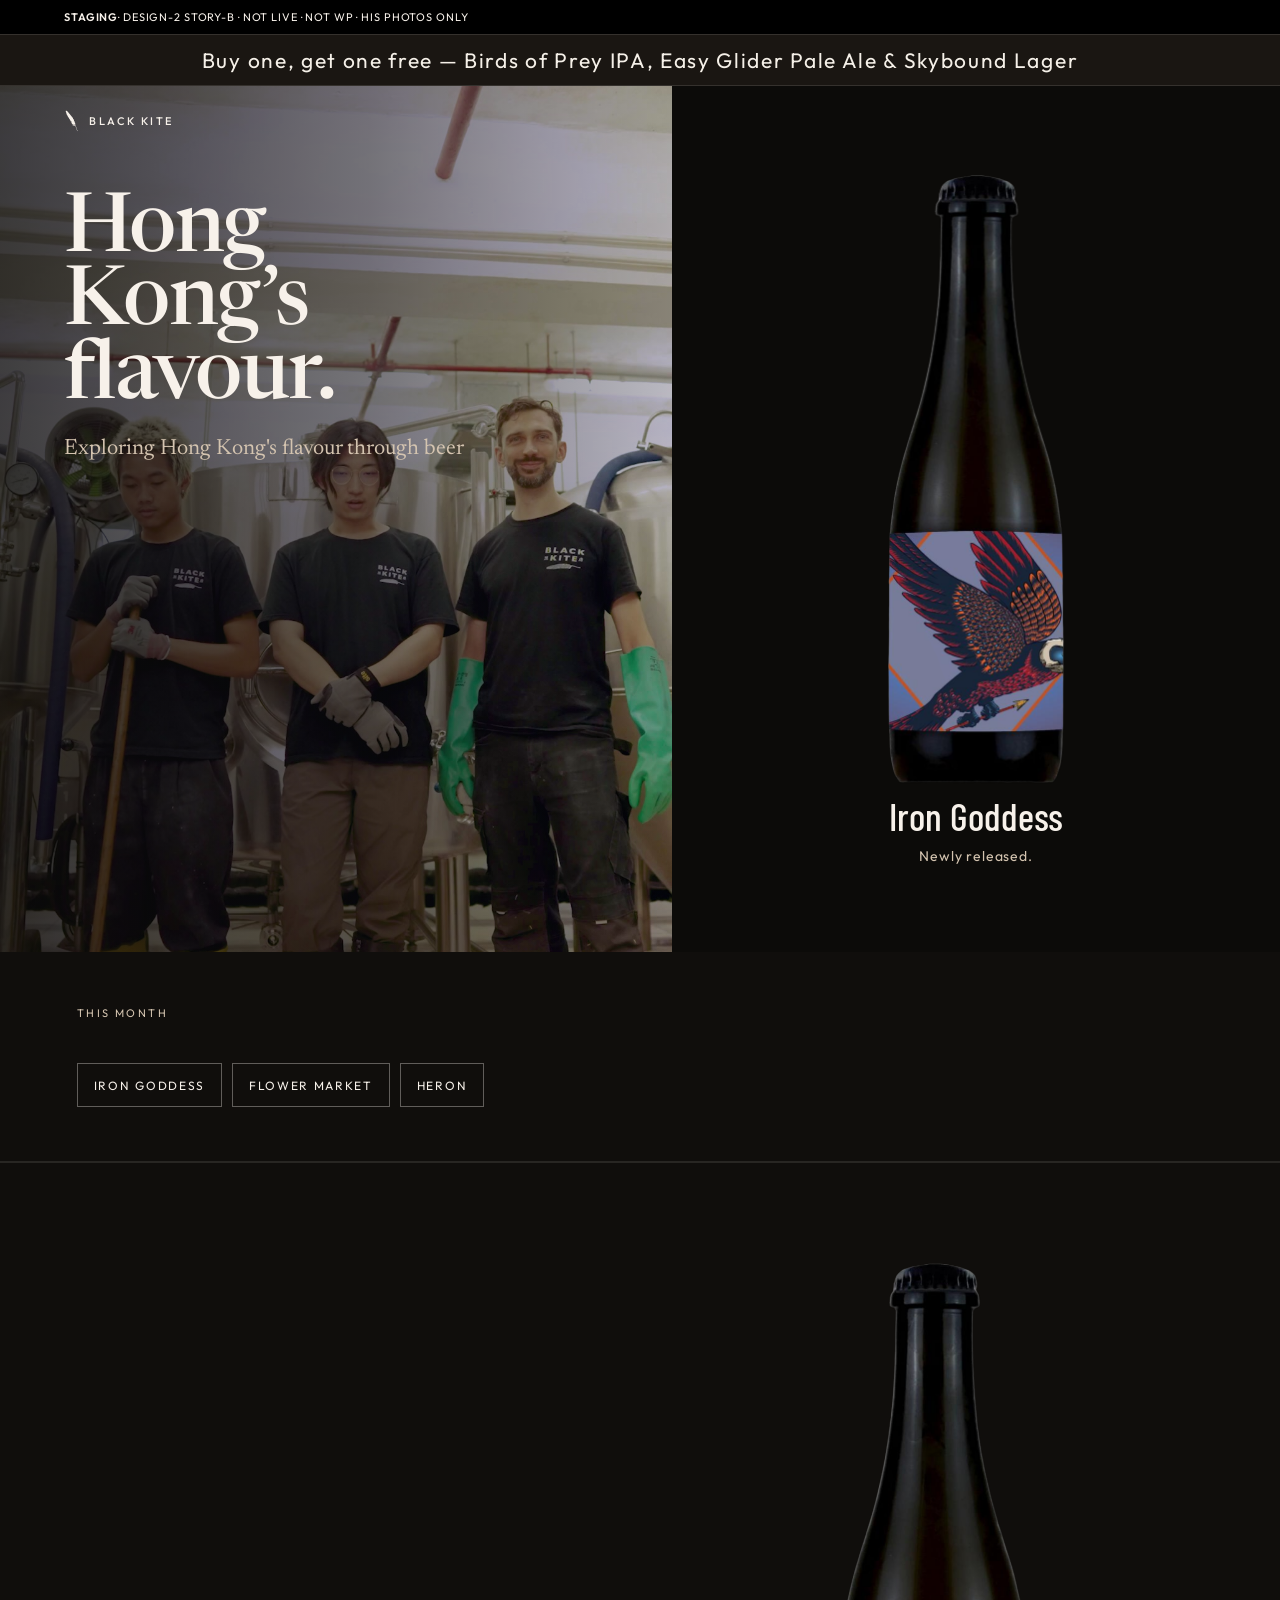
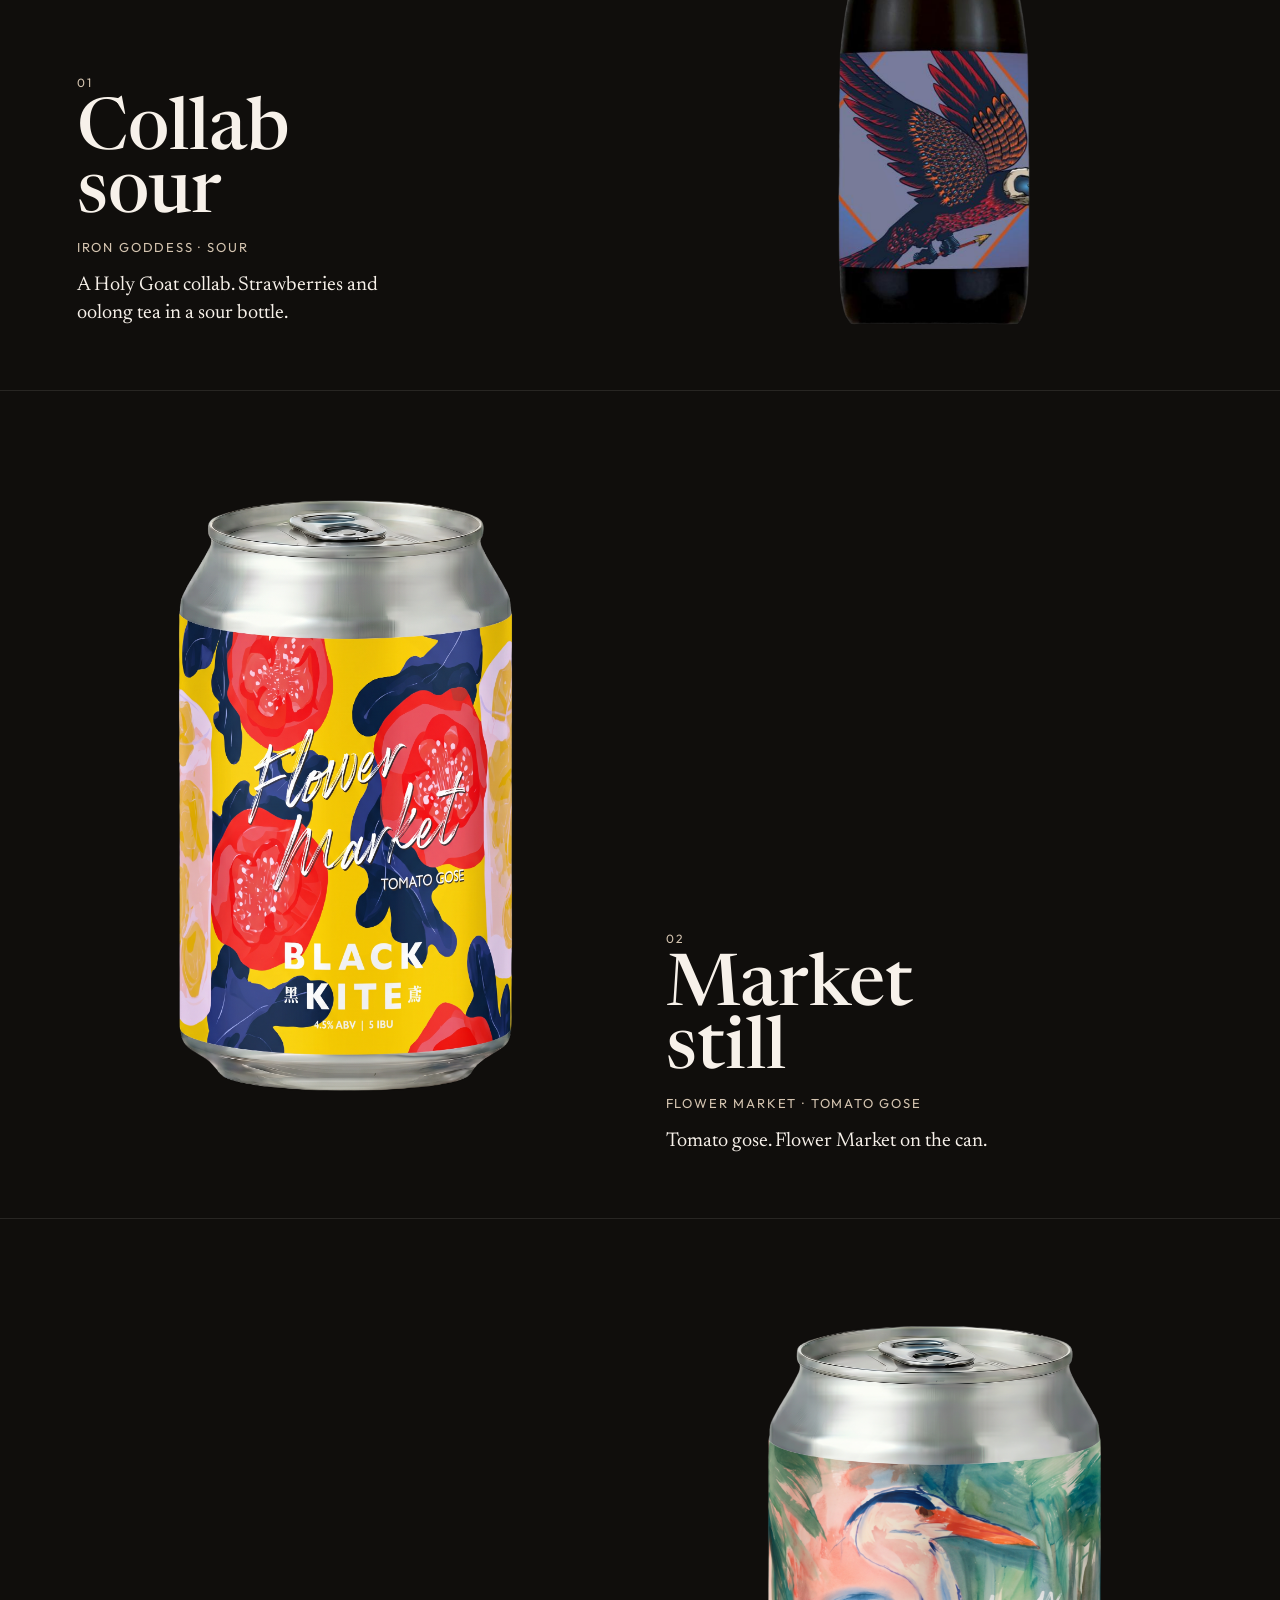
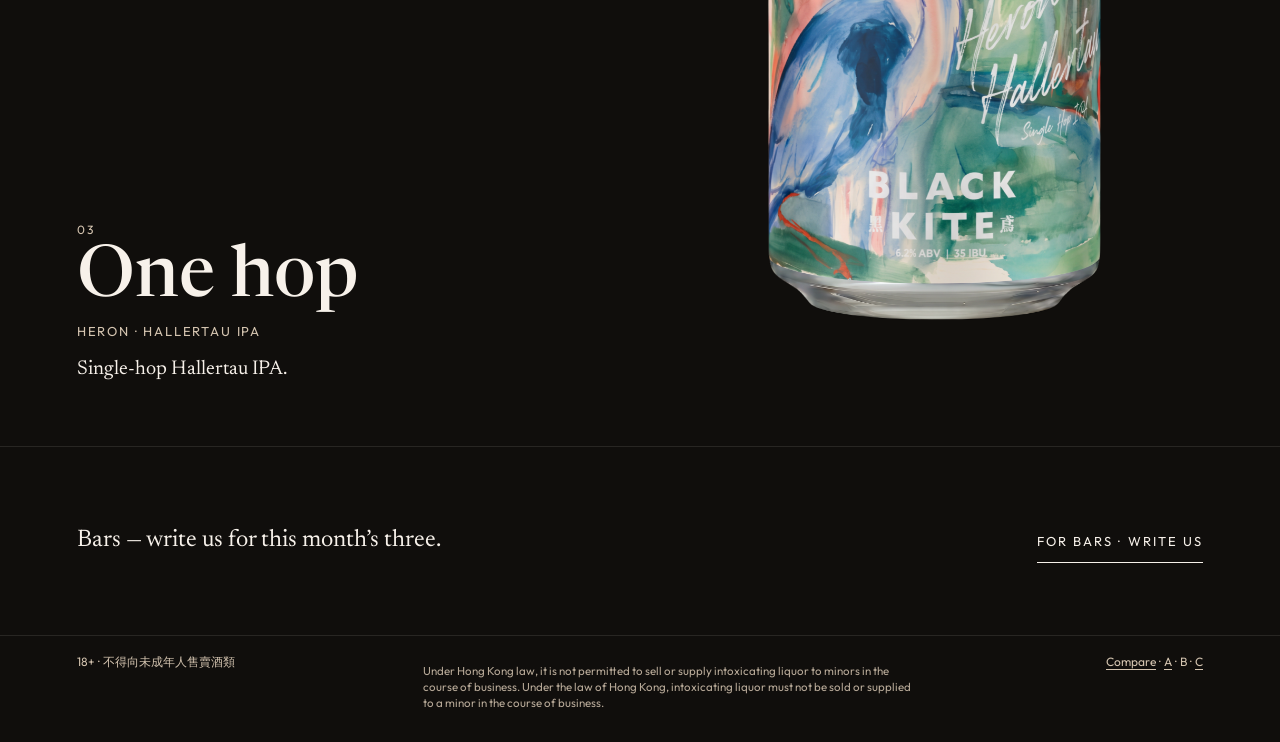
<file: index.html>
<!DOCTYPE html>
<html lang="en">
<head>
<meta charset="utf-8">
<meta name="viewport" content="width=device-width, initial-scale=1">
<meta name="robots" content="noindex">
<title>Black Kite — STAGING · B · Film · Iron Goddess</title>
<link rel="preconnect" href="https://fonts.googleapis.com">
<link rel="preconnect" href="https://fonts.gstatic.com" crossorigin>
<link href="https://fonts.googleapis.com/css2?family=Barlow+Condensed:wght@500&family=Newsreader:wght@400;500&family=Outfit:wght@400;500;600&display=swap" rel="stylesheet">
<style>
  :root {
    --ground: #100e0c;
    --cream: #f7f1ea;
    --mute: #d4c4b0;
    --ban: 34px;
  }
  * { box-sizing: border-box; }
  html {
    scroll-behavior: smooth;
    scroll-padding-top: calc(var(--ban) + 12px);
  }
  #month, #stills, #bridge {
    scroll-margin-top: calc(var(--ban) + 12px);
  }
  html, body { margin: 0; background: var(--ground); color: var(--cream); font-family: Newsreader, Palatino, Georgia, serif; }
  img { display: block; max-width: 100%; height: auto; }
  a { color: inherit; text-decoration: none; }
  button { font: inherit; color: inherit; background: none; border: 0; padding: 0; cursor: pointer; }
  a:focus-visible, button:focus-visible { outline: 2px solid var(--cream); outline-offset: 3px; }
  .soft-banner {
    margin: 0; min-height: var(--ban); display: flex; align-items: center;
    padding: 8px 5vw; background: #000; color: var(--cream);
    font-family: Outfit, sans-serif; font-size: 11px; letter-spacing: .08em; text-transform: uppercase;
    position: sticky; top: 0; z-index: 80;
  }
  .soft-banner strong { font-weight: 600; }

  .film {
    position: relative; height: calc(100svh - var(--ban)); min-height: 640px;
    display: grid; grid-template-columns: 1.05fr .95fr;
    background: var(--ground); overflow: hidden;
  }
  .film-video { position: relative; min-height: 0; overflow: hidden; background: #0c0b09; }
  .film-banner {
    position: absolute; inset: 0; width: 100%; height: 100%;
    object-fit: cover; object-position: center 28%;
    background: #0c0b09; z-index: 0; pointer-events: none;
  }
  .film-video .void { position: relative; z-index: 2; padding: 1.4rem 5vw 6vh; display: flex; flex-direction: column; height: 100%; min-height: 0; }
  .film-video .void::before {
    content: ""; position: absolute; inset: 0; z-index: -1; pointer-events: none;
    background: linear-gradient(90deg, rgba(12,11,9,.78) 0%, rgba(12,11,9,.55) 55%, rgba(12,11,9,.25) 100%);
  }
  .canwrap.promo {
    display: flex; flex-direction: column; align-items: center; justify-content: center;
    gap: 12px; min-height: 0; padding: 4vh 3vw; background: #0c0b09;
  }
  .canwrap.promo img {
    width: auto; max-width: 100%; max-height: 68vh;
    object-fit: contain; object-position: center top;
  }

  /* t936u collab — tall Iron cutout; match can chapter rhythm (no 78vh stretch / gap under bottle) */
  .canwrap.promo img[src*="iron-goddess"] {
    width: auto;
    max-width: min(100%, 320px);
    max-height: 68vh;
    height: auto;
    object-fit: contain;
    object-position: center bottom;
  }
  #chapter-iron .shot {
    min-height: 0;
    align-self: end;
  }
  #chapter-iron .shot img {
    width: auto;
    max-width: min(100%, 360px);
    max-height: 74vh; /* same ceiling as .shot img cans */
    height: auto;
    object-fit: contain;
    object-position: center bottom;
  }
  @media (max-width: 800px) {
    .canwrap.promo img[src*="iron-goddess"] {
      max-height: min(46vh, 420px);
      max-width: min(100%, 240px);
      width: auto;
    }
    #chapter-iron .shot img { max-height: 54vh; } /* match mobile .shot img */
  }

  .promo-name {
    margin: 0; font-family: "Barlow Condensed", Impact, sans-serif;
    font-weight: 500; font-size: clamp(28px, 3vw, 40px); line-height: 1; color: var(--cream);
  }
  .promo-sell {
    margin: 0; font-family: Outfit, sans-serif; font-size: 14px;
    letter-spacing: .06em; color: var(--mute);
  }
  .bar { display: flex; justify-content: space-between; align-items: center; gap: 1rem; }
  .mark { display: flex; align-items: center; gap: 10px; font-family: Outfit, sans-serif; letter-spacing: .22em; font-size: 11px; font-weight: 500; }
  .feather { height: 24px; width: auto; display: block; }
  .feather path { fill: var(--cream); }
  .speak { margin-top: 7vh; }
  .film h1 {
    margin: 0 0 1.1rem; max-width: 9ch;
    font-weight: 500; font-size: clamp(2.6rem, 6.4vw, 5.75rem); line-height: .9; letter-spacing: -.02em;
  }
  .earnest { margin: 0; max-width: 34ch; font-size: clamp(1.125rem, 2vw, 1.375rem); line-height: 1.4; color: var(--mute); }
  .sell {
    margin: 1.1rem 0 0; max-width: 36ch;
    font-family: Outfit, sans-serif; font-size: clamp(0.95rem, 1.6vw, 1.05rem);
    font-weight: 500; letter-spacing: .04em; line-height: 1.35; color: var(--cream);
  }

  .month-label, .chip-strip .label {
    margin: 0; font-family: Outfit, sans-serif; font-size: 11px; letter-spacing: .22em;
    text-transform: uppercase; color: var(--mute);
  }
  .month-label { padding: 6vh 6vw 0; }
  .chip-strip { padding: 3vh 6vw 6vh; border-bottom: 1px solid rgba(247,241,234,.1); position: relative; }
  .chips { display: flex; flex-wrap: wrap; gap: 10px; position: relative; margin-top: 1rem; }
  .chip {
    font-family: Outfit, sans-serif; font-size: 12px; letter-spacing: .14em; text-transform: uppercase;
    min-height: 44px; padding: 12px 16px; border: 1px solid rgba(247,241,234,.35); background: transparent; color: var(--cream);
    transition: background 250ms ease, opacity 250ms ease;
    text-decoration: none; display: inline-flex; align-items: center; cursor: pointer;
  }
  a.chip:hover, a.chip:focus-visible { background: rgba(247,241,234,.1); color: var(--cream); }
  .shot a {
    display: flex; justify-content: center; align-items: flex-end;
    max-width: 100%; text-decoration: none; color: inherit;
  }
  .canwrap.promo > a {
    display: flex; justify-content: center; align-items: flex-end;
    max-width: 100%; text-decoration: none; color: inherit;
  }

  .chapter {
    min-height: 92vh; display: grid; grid-template-columns: 1fr 1fr; gap: 4vw; align-items: end;
    padding: 8vh 6vw 7vh; border-top: 1px solid rgba(247,241,234,.1); scroll-snap-align: start;
  }
  .chapter:nth-child(even) .copy { order: 2; }
  .chapter:nth-child(even) .shot { order: 1; }
  .shot {
    display: flex; align-items: flex-end; justify-content: center; min-height: 52vh;
    position: sticky; top: calc(var(--ban) + 1rem); align-self: start;
  }
  .shot img { width: auto; max-width: 100%; max-height: 74vh; object-fit: contain; object-position: center top; }
  .idx { font-family: Outfit, sans-serif; font-size: 12px; letter-spacing: .22em; color: var(--mute); }
  .copy h2 { margin: 10px 0 12px; max-width: 8ch; font-weight: 500; font-size: clamp(2.75rem, 5.6vw, 5.25rem); line-height: .88; }
  .slate { display: block; margin-bottom: 1rem; font-family: Outfit, sans-serif; font-size: 13px; letter-spacing: .14em; text-transform: uppercase; color: var(--mute); }
  .copy p { margin: 0; max-width: 32ch; font-size: 1.25rem; line-height: 1.4; color: var(--cream); }
  html.js-motion .copy { opacity: 0; transform: translateY(12px); transition: opacity .7s ease, transform .7s ease; }
  html.js-motion .chapter.is-in .copy { opacity: 1; transform: none; }

  .bridge {
    padding: 8vh 6vw; border-top: 1px solid rgba(247,241,234,.1);
    display: flex; justify-content: space-between; align-items: baseline; gap: 1.5rem; flex-wrap: wrap;
    scroll-snap-align: start;
  }
  .bridge p { margin: 0; max-width: 34ch; font-size: clamp(1.35rem, 2.4vw, 1.5rem); line-height: 1.3; }
  .bridge .write {
    font-family: Outfit, sans-serif; font-size: 13px; letter-spacing: .16em; text-transform: uppercase;
    border-bottom: 1px solid var(--cream); padding: 12px 0; min-height: 44px; display: inline-flex; align-items: center;
  }

  .foot {
    display: flex; justify-content: space-between; gap: 1rem; flex-wrap: wrap;
    padding: 1.1rem 6vw 2rem; border-top: 1px solid rgba(247,241,234,.1);
    font-family: Outfit, sans-serif; font-size: 12px; color: var(--mute);
  }
  .foot a { border-bottom: 1px solid currentColor; }
  .foot .legal { margin: 0.6rem 0 0; max-width: 62ch; font-size: 0.72rem; line-height: 1.35; opacity: 0.85; }

  @media (max-width: 800px) {
    /* t148u — stop clipping Iron bottle + promo-name on stacked hero */
    .film {
      grid-template-columns: 1fr;
      height: auto;
      min-height: calc(100svh - var(--ban));
      overflow: visible;
    }
    .film-video {
      min-height: 38vh;
      max-height: 46vh;
      overflow: hidden;
    }
    .canwrap.promo {
      min-height: auto;
      padding: 2.5vh 4vw 3.5vh;
      overflow: visible;
      flex-shrink: 0;
    }
    .canwrap.promo img { max-height: 46vh; }
    .promo-name, .promo-sell { flex-shrink: 0; }
    .film-video .void {
      min-height: 100%; height: 100%;
      background: linear-gradient(180deg, rgba(16,14,12,.5) 0%, rgba(16,14,12,.08) 30%, rgba(16,14,12,.15) 46%, rgba(16,14,12,.88) 100%);
      justify-content: space-between;
    }
    .speak { margin-top: auto; }
    .chapter { grid-template-columns: 1fr; min-height: auto; }
    .chapter:nth-child(even) .copy, .chapter:nth-child(even) .shot { order: unset; }
    .copy { order: -1; }
    .shot { position: static; min-height: 46vh; }
    .shot img { max-height: 54vh; }
  }
  @media (prefers-reduced-motion: reduce) {
    html { scroll-snap-type: none; scroll-behavior: auto; }
    * { animation: none !important; transition: none !important; }
    .reveal, .js-motion .copy { opacity: 1 !important; transform: none !important; }
  }

    /* t26u dual-video layer swap */
    .film-video { background: #0c0b09; }
    #film-portrait, #film-portrait-b {
      position: absolute; inset: 0; width: 100%; height: 100%;
      object-fit: cover;
      object-position: center 28%; background: #0c0b09;
    }
    #film-portrait.is-front, #film-portrait-b.is-front { opacity: 1; z-index: 1; }
    #film-portrait.is-back,  #film-portrait-b.is-back  { opacity: 0; z-index: 0; pointer-events: none; }

.deal-bar {
  width: 100%;
  margin: 0;
  padding: 12px 5vw;
  text-align: center;
  font-family: 'Outfit', sans-serif;
  font-size: 21px;
  line-height: 1.25;
  letter-spacing: 0.08em;
  color: #f5f0e8;
  background: #1a1612;
  border-top: 1px solid rgba(245, 240, 232, 0.12);
  border-bottom: 1px solid rgba(245, 240, 232, 0.12);
  position: sticky;
  top: var(--ban);
  z-index: 70;
}
@media (max-width: 800px) {
  .deal-bar {
    font-size: 18px;
    padding: 10px 5vw;
  }
}
</style>
</head>
<body>
<p class="soft-banner"><strong>STAGING</strong> · design-2 story-b · not live · not WP · his photos only</p>
<p class="deal-bar" role="status">Buy one, get one free — Birds of Prey IPA, Easy Glider Pale Ale &amp; Skybound Lager</p>

<section class="film" id="top">
  <div class="film-video">
    <video id="film-portrait" class="film-banner is-front" autoplay muted playsinline preload="metadata"
      poster="assets/mkt-brew-boys-frame0.jpg"
      aria-label="Black Kite marketing film — rotating BK portrait clips (Brew Boys first, then Oil Beer, Reverse Throw, Clone, Jump, Magic Pizza, Char Siu, Pandan, Cloudwater, Purple Rice, Ivan, Goodlooking, Sauce).">
      <source src="assets/mkt-bk-4-1-brew-boys-lean.mp4" type="video/mp4">
    </video>
          <video id="film-portrait-b" class="film-banner is-back" muted playsinline preload="none" aria-hidden="true"></video>
    <div class="void">
      <div class="bar">
        <a class="mark" href="#top">
          <svg class="feather" viewBox="0 0 143 223" aria-hidden="true"><path fill="currentColor" d="M16.0 18.0 L18.0 16.0 L24.0 17.0 L31.0 21.0 L39.0 29.0 L81.0 82.0 L84.0 87.0 L84.0 94.0 L85.0 95.0 L87.0 93.0 L91.0 97.0 L94.0 104.0 L92.0 110.0 L93.0 115.0 L95.0 116.0 L96.0 111.0 L98.0 112.0 L101.0 127.0 L106.0 137.0 L106.0 140.0 L104.0 138.0 L103.0 140.0 L111.0 160.0 L120.0 191.0 L126.0 201.0 L125.0 206.0 L118.0 193.0 L105.0 153.0 L104.0 152.0 L103.0 155.0 L88.0 154.0 L81.0 152.0 L78.0 148.0 L85.0 146.0 L100.0 146.0 L103.0 153.0 L103.0 147.0 L100.0 143.0 L84.0 144.0 L78.0 142.0 L70.0 129.0 L70.0 125.0 L68.0 124.0 L69.0 122.0 L67.0 121.0 L70.0 121.0 L71.0 117.0 L63.0 116.0 L64.0 115.0 L61.0 112.0 L63.0 111.0 L60.0 110.0 L55.0 101.0 L56.0 99.0 L52.0 96.0 L53.0 95.0 L48.0 90.0 L46.0 84.0 L41.0 79.0 L45.0 78.0 L39.0 76.0 L35.0 67.0 L32.0 66.0 L33.0 64.0 L31.0 63.0 L33.0 62.0 L30.0 61.0 L31.0 59.0 L25.0 50.0 L18.0 26.0 L16.0 24.0 L16.0 19.0 Z"/></svg>
          BLACK KITE
        </a>
      </div>
      <div>
        <div class="speak">
        <h1>Hong Kong’s flavour.</h1>
        <p class="earnest">Exploring Hong Kong's flavour through beer</p>
        </div>
      </div>
    </div>
  
  </div>
  <div class="canwrap promo">
    <a href="https://blackkite.hk/product/holy-goat-x-black-kite-iron-goddess-sour-with-strawberries-and-oolong-tea/">
    <img src="assets/iron-goddess.png" alt="Iron Goddess bottle." width="722" height="2454">
    </a>
    <p class="promo-name">Iron Goddess</p>
    <p class="promo-sell">Newly released.</p>
  </div>
</section>


<p class="month-label" id="month">This month</p>
<section class="chip-strip" aria-label="Beers this month">
  <div class="chips">
    <a class="chip" href="https://blackkite.hk/product/holy-goat-x-black-kite-iron-goddess-sour-with-strawberries-and-oolong-tea/">Iron Goddess</a>
    <a class="chip" href="https://blackkite.hk/product/flower-market-tomato-gose/">Flower Market</a>
    <a class="chip" href="https://blackkite.hk/product/heron-hallertau/">Heron</a>
  </div>
</section>

<div id="stills">
  <section class="chapter" id="chapter-iron">
    <div class="copy">
      <span class="idx">01</span>
      <h2>Collab sour</h2>
      <span class="slate">Iron Goddess · Sour</span>
      <p>A Holy Goat collab. Strawberries and oolong tea in a sour bottle.</p>
    </div>
    <div class="shot"><a href="https://blackkite.hk/product/holy-goat-x-black-kite-iron-goddess-sour-with-strawberries-and-oolong-tea/"><img src="assets/iron-goddess.png" alt="Iron Goddess sour, full bottle." width="722" height="2454"></a></div>
  </section>
  <section class="chapter" id="chapter-flower">
    <div class="copy">
      <span class="idx">02</span>
      <h2>Market still</h2>
      <span class="slate">Flower Market · Tomato gose</span>
      <p>Tomato gose. Flower Market on the can.</p>
    </div>
    <div class="shot"><a href="https://blackkite.hk/product/flower-market-tomato-gose/"><img src="assets/flower-market.png" alt="Flower Market tomato gose, full can." width="1792" height="2400"></a></div>
  </section>
  <section class="chapter" id="chapter-heron">
    <div class="copy">
      <span class="idx">03</span>
      <h2>One hop</h2>
      <span class="slate">Heron · Hallertau IPA</span>
      <p>Single-hop Hallertau IPA.</p>
    </div>
    <div class="shot"><a href="https://blackkite.hk/product/heron-hallertau/"><img src="assets/heron.png" alt="Heron Hallertau, full can." width="1696" height="2528"></a></div>
  </section>
</div>

<div class="bridge" id="bridge">
  <p>Bars — write us for this month’s three.</p>
  <a class="write" href="mailto:beer@blackkite.hk?subject=Bars%20enquiry">For bars · write us</a>
</div>

<footer class="foot">
  <span>18+ · <span lang="zh-Hant">不得向未成年人售賣酒類</span></span>
  <p class="legal">Under Hong Kong law, it is not permitted to sell or supply intoxicating liquor to minors in the course of business. Under the law of Hong Kong, intoxicating liquor must not be sold or supplied to a minor in the course of business.</p>
  <span><a href="https://jchiu1303.github.io/blackkite-shak-pick-2026-10-19/">Compare</a> · <a href="https://jchiu1303.github.io/blackkite-shak-pick-2026-10-19/story-a/">A</a> · B · <a href="https://jchiu1303.github.io/blackkite-shak-pick-2026-10-19/story-c/">C</a></span>
</footer>
<script>
/* t26u — dual-video layer swap: the visible layer's .src is never reassigned */
const clips = [
    "assets/mkt-bk-4-1-brew-boys-lean.mp4",
    "assets/mkt-bk-6-1-oil-beer-draft-2-2-lean.mp4",
    "assets/mkt-bk-6-2-reverse-throw-web-lean.mp4",
    "assets/mkt-bk-7-4-clone-d2-lean.mp4",
    "assets/mkt-bk-5-1-jump-lean.mp4",
    "assets/mkt-bk-7-2-magic-pizza-lean.mp4",
    "assets/mkt-bk-4-3-char-siu-d31-lean.mp4",
    "assets/mkt-bk-5-3-pandan-lean.mp4",
    "assets/mkt-bk-5-2-cloudwater-d2-lean.mp4",
    "assets/mkt-bk-4-2-purple-rice-d2-lean.mp4",
    "assets/mkt-bk-7-3-ivan-lean.mp4",
    "assets/mkt-goodlooking-web-lean.mp4",
    "assets/mkt-sauce-web-lean.mp4"
];

(function () {
  "use strict";
  var CLIPS = clips;

  function boot() {
    var A = document.getElementById("film-portrait");
    var B = document.getElementById("film-portrait-b");
    if (!A || !B) return;
    if (A.getAttribute("data-t26u") === "1") return;
    A.setAttribute("data-t26u", "1");

    var reduced = false;
    try { reduced = window.matchMedia("(prefers-reduced-motion: reduce)").matches; } catch (e) {}

    var front = A;
    var back = B;
    var index = 0;

    A.classList.add("is-front"); A.classList.remove("is-back");
    B.classList.add("is-back");  B.classList.remove("is-front");
    A.setAttribute("aria-hidden", "false");
    B.setAttribute("aria-hidden", "true");
    A.muted = true; B.muted = true;
    B.removeAttribute("poster");

    if (reduced) {
      A.removeAttribute("autoplay");
      B.removeAttribute("autoplay");
      A.autoplay = false; B.autoplay = false;
      try { A.pause(); B.pause(); } catch (e) {}
      return;
    }

    function stripPoster() {
      A.removeAttribute("poster");
      B.removeAttribute("poster");
    }

    A.addEventListener("playing", function onFirstPlaying() {
      A.removeEventListener("playing", onFirstPlaying);
      A.removeAttribute("poster");
    });
    if (!A.paused && A.readyState >= 2) A.removeAttribute("poster");

    function flip() {
      var t = front;
      front = back;
      back = t;
      front.classList.remove("is-back");
      front.classList.add("is-front");
      back.classList.remove("is-front");
      back.classList.add("is-back");
      front.setAttribute("aria-hidden", "false");
      back.setAttribute("aria-hidden", "true");
      try { back.pause(); } catch (e) {}
    }

    function primeBack(i) {
      if (!CLIPS.length) return;
      back.removeAttribute("poster");
      try { back.pause(); } catch (e) {}
      back.preload = "auto";
      back.src = CLIPS[i % CLIPS.length];
      try { back.load(); } catch (e) {}
    }

    function advance() {
      if (reduced) return;
      var next = (index + 1) % CLIPS.length;
      var done = false;
      function go() {
        if (done || reduced) return;
        done = true;
        back.removeEventListener("canplay", go);
        stripPoster();
        try { back.currentTime = 0; } catch (e) {}
        var p = back.play();
        if (p && p.catch) p.catch(function () {});
        flip();
        index = next;
        primeBack((index + 1) % CLIPS.length);
      }
      back.addEventListener("canplay", go);
      if (back.readyState >= 3) go();
    }

    function onEnded(e) {
      if (e.target !== front) return;
      advance();
    }
    A.addEventListener("ended", onEnded);
    B.addEventListener("ended", onEnded);

    if (!A.getAttribute("src") && CLIPS.length) {
      A.preload = "auto";
      A.src = CLIPS[0];
      try { A.load(); } catch (e) {}
    }

    if (CLIPS.length > 1) primeBack(1);

    var p = A.play();
    if (p && p.catch) p.catch(function () {});

    function kick() {
      if (reduced) return;
      if (front.paused) {
        var q = front.play();
        if (q && q.catch) q.catch(function () {});
      }
    }
    document.addEventListener("pointerdown", kick);
    document.addEventListener("touchstart", kick);
  }

  if (document.readyState === "loading") {
    document.addEventListener("DOMContentLoaded", boot);
  } else {
    boot();
  }
})();

  </script>
<script>
(function () {
  function goHash(hash) {
    if (!hash || hash === "#") return;
    var el = document.querySelector(hash);
    if (!el) return;
    el.scrollIntoView({ behavior: "smooth", block: "start" });
  }
  document.addEventListener("click", function (e) {
    var a = e.target.closest && e.target.closest('a[href^="#"]');
    if (!a) return;
    var href = a.getAttribute("href");
    if (!href || href === "#") return;
    e.preventDefault();
    if (history.pushState) history.pushState(null, "", href);
    else location.hash = href;
    requestAnimationFrame(function () { goHash(href); });
  });
  window.addEventListener("load", function () {
    if (location.hash) requestAnimationFrame(function () { goHash(location.hash); });
  });
})();
</script>


<script>
/* t78u — motion only; chips/bottles are shop <a> links */
(function () {
  var reduce = window.matchMedia("(prefers-reduced-motion: reduce)").matches;
  if (!reduce) document.documentElement.classList.add("js-motion");
  document.querySelectorAll("video").forEach(function (v) {
    if (reduce) { v.pause(); v.removeAttribute("autoplay"); }
  });
  var nodes = document.querySelectorAll(".chapter");
  if (!reduce && "IntersectionObserver" in window) {
    var io = new IntersectionObserver(function (entries) {
      entries.forEach(function (e) {
        if (e.isIntersecting) { e.target.classList.add("is-in"); io.unobserve(e.target); }
      });
    }, { threshold: 0.28 });
    nodes.forEach(function (el) { io.observe(el); });
  } else {
    nodes.forEach(function (el) { el.classList.add("is-in"); });
  }
})();
</script>

</body>
</html>
</file>
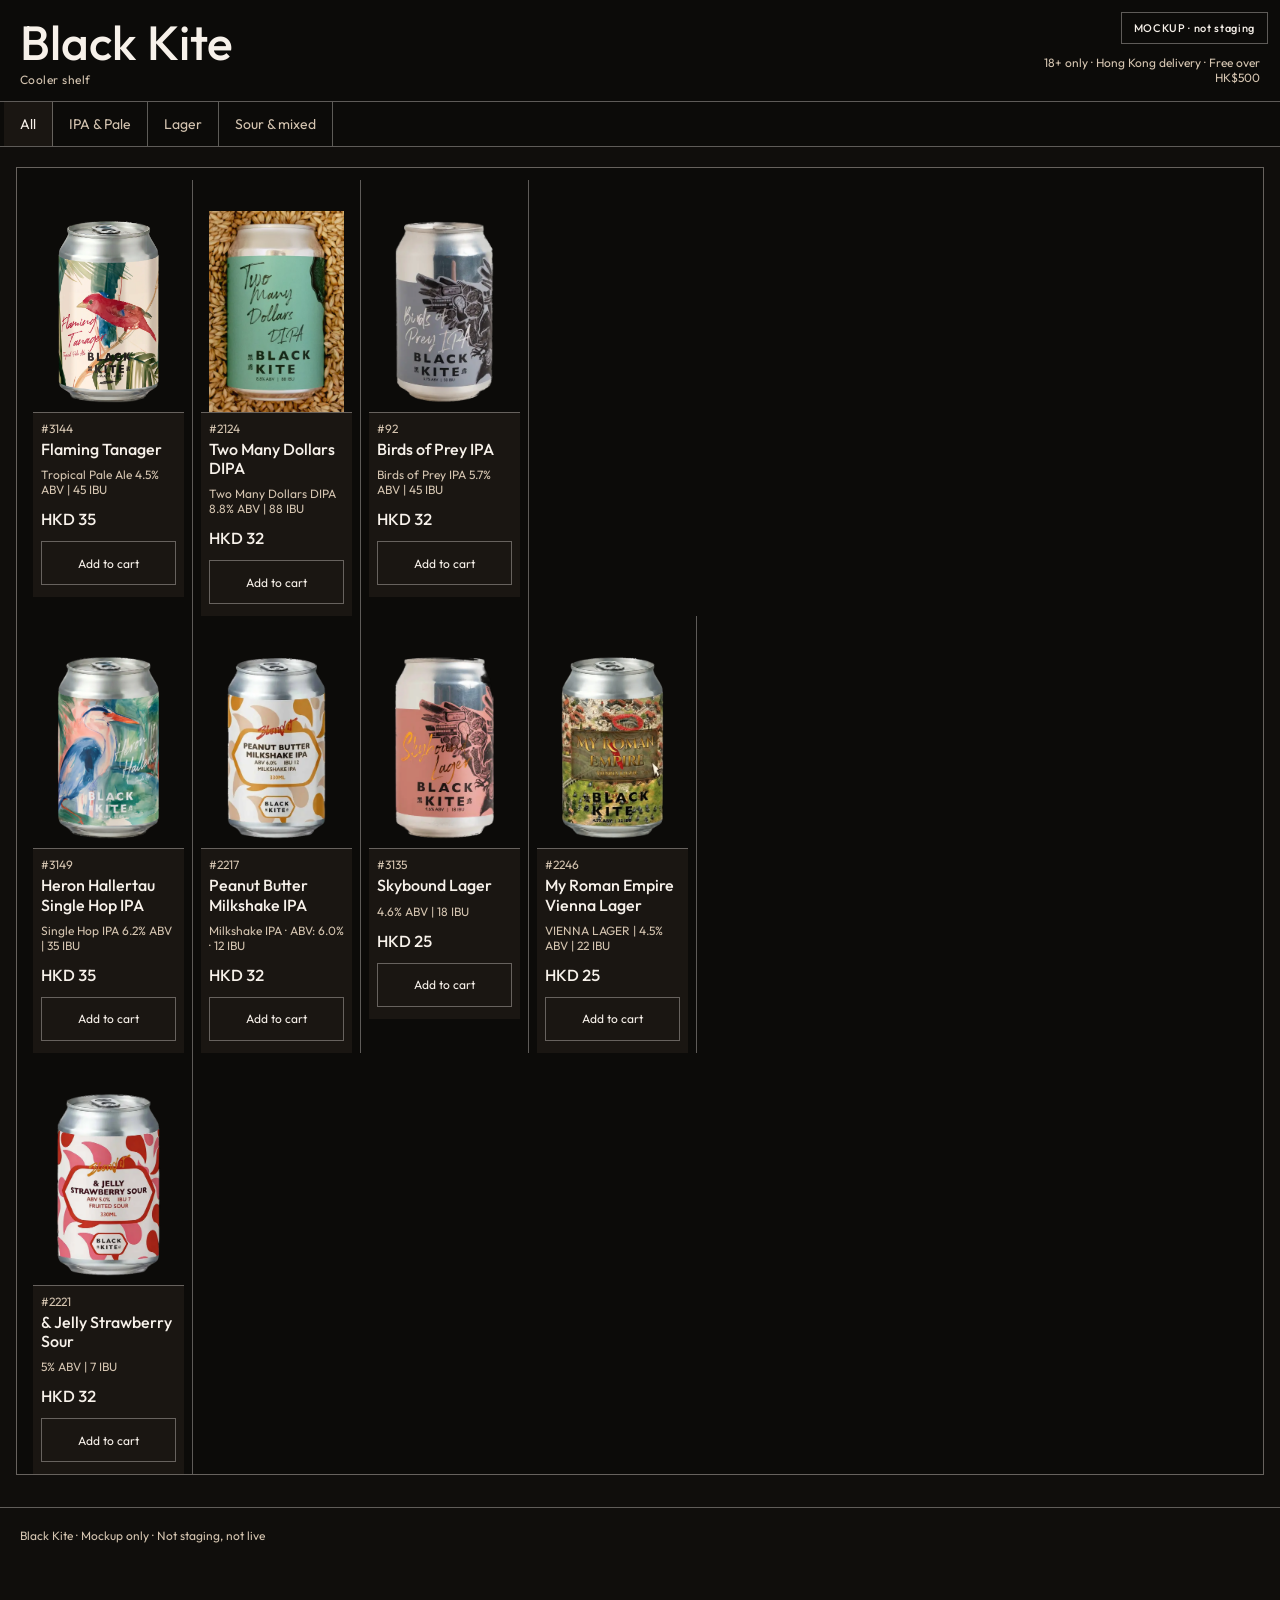
<file: shop-clickthrough-2026-11-12/index.html>
<!DOCTYPE html>
<html lang="en">
<head>
  <meta charset="utf-8">
  <meta name="viewport" content="width=device-width, initial-scale=1">
  <title>Black Kite — Cooler shelf (mockup)</title>
  <link rel="preconnect" href="https://fonts.googleapis.com">
  <link rel="preconnect" href="https://fonts.gstatic.com" crossorigin>
  <link href="https://fonts.googleapis.com/css2?family=Newsreader:opsz,wght@6..72,400;6..72,500;6..72,600&family=Noto+Sans+TC:wght@400;500;600&family=Noto+Serif+TC:wght@500;600&family=Outfit:wght@400;500;600&display=swap" rel="stylesheet">
  <style>
    :root {
      --ground: #100e0c;
      --cream: #f7f1ea;
      --mute: #d4c4b0;
      --panel: #1a1612;
      --film: #0c0b09;
      --chip: rgba(247,241,234,.35);
    }
    * { box-sizing: border-box; }
    html, body { margin: 0; padding: 0; }
    html { overflow-x: hidden; }
    body {
      font-family: Outfit, "Noto Sans TC", "PingFang HK", "Noto Sans CJK TC", sans-serif;
      background: var(--ground);
      color: var(--cream);
      min-height: 100vh;
      overflow-x: hidden;
    }
    img { max-width: 100%; height: auto; }
    .badge {
      position: fixed;
      top: 12px;
      right: 12px;
      z-index: 80;
      background: var(--film);
      color: var(--cream);
      font-family: Outfit, "Noto Sans TC", sans-serif;
      font-size: 11px;
      font-weight: 500;
      letter-spacing: 0.06em;
      padding: 8px 12px;
      border: 1px solid var(--chip);
    }
    .storefront {
      max-width: 1280px;
      margin: 0 auto;
      padding: 0 0 48px;
    }
    .ticket-head {
      display: grid;
      grid-template-columns: 1fr auto;
      gap: 8px 24px;
      align-items: end;
      background: var(--film);
      color: var(--cream);
      padding: 20px 20px 16px;
      border-bottom: 1px solid var(--chip);
    }
    .ticket-head .wordmark {
      font-family: Outfit, "Noto Sans TC", sans-serif;
      font-size: clamp(28px, 5vw, 48px);
      font-weight: 500;
      letter-spacing: 0;
      margin: 0;
      line-height: 0.95;
      color: var(--cream);
    }
    .ticket-head .wordmark span {
      display: block;
      font-size: 12px;
      letter-spacing: 0.04em;
      font-weight: 400;
      color: var(--mute);
      margin-top: 8px;
      text-transform: none;
    }
    .legal {
      font-family: Outfit, "Noto Sans TC", sans-serif;
      font-size: 12px;
      letter-spacing: 0;
      margin: 0;
      max-width: 16rem;
      text-align: right;
      color: var(--mute);
    }
    .ticket-head a { color: var(--cream); }
    .filter-rail {
      position: sticky;
      top: 0;
      z-index: 40;
      display: flex;
      flex-wrap: nowrap;
      gap: 0;
      overflow-x: auto;
      overflow-y: hidden;
      -webkit-overflow-scrolling: touch;
      overscroll-behavior-x: contain;
      scroll-padding-inline: 12px;
      padding-inline: 4px;
      background: var(--film);
      border-bottom: 1px solid var(--chip);
    }
    .filter-rail button {
      appearance: none;
      border: 0;
      background: transparent;
      color: var(--mute);
      font-family: Outfit, "Noto Sans TC", sans-serif;
      font-size: 14px;
      font-weight: 400;
      letter-spacing: 0;
      text-transform: none;
      padding: 12px 16px;
      min-height: 44px;
      flex: 0 0 auto;
      white-space: nowrap;
      cursor: pointer;
      border-right: 1px solid var(--chip);
    }
    .filter-rail button[aria-selected="true"] {
      background: var(--panel);
      color: var(--cream);
    }
    .filter-rail button:focus-visible {
      outline: 2px solid var(--cream);
      outline-offset: -2px;
    }
    .cooler {
      background: var(--ground);
      padding: 20px 16px 32px;
    }
    .bay {
      margin: 0 0 32px;
      background: var(--panel);
      color: var(--cream);
      border: 1px solid var(--chip);
    }
    .bay-rail {
      display: flex;
      justify-content: space-between;
      align-items: baseline;
      gap: 12px;
      padding: 8px 12px;
      background: var(--film);
      border-bottom: 1px solid var(--chip);
    }
    .bay-rail h2 {
      margin: 0;
      font-size: 14px;
      letter-spacing: 0.02em;
      text-transform: none;
      font-weight: 500;
      font-family: Outfit, "Noto Sans TC", sans-serif;
      color: var(--cream);
    }
    .bay-count {
      margin: 0;
      font-family: Outfit, "Noto Sans TC", sans-serif;
      font-size: 12px;
      color: var(--mute);
    }
    .shelf {
      display: grid;
      grid-template-columns: repeat(4, 168px);
      justify-content: start;
      gap: 0;
      padding: 12px 8px 0;
      background: var(--film);
    }
    .facing {
      display: flex;
      flex-direction: column;
      min-width: 0;
      padding: 8px 8px 0;
      border-right: 1px solid var(--chip);
    }
    .facing-shot {
      background: var(--film);
      display: flex;
      align-items: end;
      justify-content: center;
      height: 224px;
      padding: 8px 8px 0;
    }
    .facing-shot img {
      max-width: 100%;
      max-height: 100%;
      width: auto;
      height: auto;
      object-fit: contain;
      display: block;
    }
    .talker {
      background: var(--panel);
      color: var(--cream);
      padding: 8px 8px 12px;
      border-top: 1px solid var(--chip);
      min-height: 168px;
      display: flex;
      flex-direction: column;
      gap: 4px;
    }
    .sku {
      margin: 0;
      font-family: Outfit, "Noto Sans TC", sans-serif;
      font-size: 12px;
      color: var(--mute);
    }
    .talker h3 {
      margin: 0 0 4px;
      font-size: 16px;
      line-height: 1.2;
      font-weight: 500;
      color: var(--cream);
    }
    .facing-kicker, .facing-style, .facing-pack {
      margin: 0;
      font-family: Outfit, "Noto Sans TC", sans-serif;
      font-size: 12px;
      letter-spacing: 0;
      text-transform: none;
      color: var(--mute);
    }
    .price {
      margin: 8px 0;
      font-family: Outfit, "Noto Sans TC", sans-serif;
      font-size: 16px;
      font-weight: 500;
      font-variant-numeric: lining-nums tabular-nums;
      color: var(--cream);
    }
    .add {
      margin-top: auto;
      appearance: none;
      width: 100%;
      border: 1px solid var(--chip);
      background: transparent;
      color: var(--cream);
      font-family: Outfit, "Noto Sans TC", sans-serif;
      font-size: 12px;
      letter-spacing: 0;
      text-transform: none;
      padding: 12px 16px;
      min-height: 44px;
      cursor: pointer;
    }
    .add:focus-visible { outline: 2px solid var(--cream); outline-offset: 2px; }
    .colophon {
      padding: 20px;
      font-family: Outfit, "Noto Sans TC", sans-serif;
      font-size: 12px;
      color: var(--mute);
      border-top: 1px solid var(--chip);
      background: var(--ground);
    }
    .colophon p { margin: 0; }
    @media (max-width: 640px) {
      .ticket-head {
        grid-template-columns: 1fr;
        padding: 20px 16px 16px;
        padding-right: 132px;
      }
      .legal { text-align: left; max-width: none; }
      .facing-shot { height: 200px; }
      .shelf { grid-template-columns: repeat(2, minmax(0, 1fr)); }
      .badge { top: 8px; right: 8px; }
      .filter-rail {
        flex-wrap: wrap;
        overflow-x: auto;
        padding-inline: 8px;
      }
      .filter-rail button {
        flex: 1 1 auto;
        min-height: 44px;
        padding: 12px 12px;
        border-right: 0;
        border: 1px solid transparent;
      }
      .filter-rail button[aria-selected="true"] {
        border-color: var(--chip);
      }
      .cooler { padding: 16px 12px 28px; }
    }

  
    .facing-shot { position: relative; }
    .facing-hover-video {
      position: absolute;
      left: 0;
      right: 0;
      top: 0;
      bottom: 0;
      width: 100%;
      height: 100%;
      object-fit: contain;
      object-position: center bottom;
      opacity: 0;
      pointer-events: none;
      background: var(--film);
    }
    @media (hover: hover) and (pointer: fine) {
      .facing.has-hover-video:hover .facing-hover-video,
      .facing.has-hover-video:focus-within .facing-hover-video { opacity: 1; }
    }
    .facing.has-hover-video.is-playing .facing-hover-video { opacity: 1; }
    @media (prefers-reduced-motion: reduce) {
      .facing-hover-video { display: none; }
    }
    @media (min-width: 641px) {
      #bay-all .shelf > article:nth-child(4) {
        grid-column: 1;
      }
    }
    .bay-all { margin-bottom: 0; }
    .bay-all .visually-hidden {
      position: absolute;
      width: 1px;
      height: 1px;
      padding: 0;
      margin: -1px;
      overflow: hidden;
      clip: rect(0, 0, 0, 0);
      white-space: nowrap;
      border: 0;
    }
  </style>
</head>
<body>
  <div class="badge">MOCKUP · not staging</div>
  <div class="storefront">
    <header class="ticket-head">
      <p class="wordmark">Black Kite<span>Cooler shelf</span></p>
      <p class="legal">18+ only · Hong Kong delivery · Free over HK$500</p>
    </header>
    <div class="filter-rail" role="tablist" aria-label="Cooler bays">
      <button type="button" role="tab" id="tab-all" aria-selected="true" aria-controls="cooler-bays" data-filter="all">All</button>
      <button type="button" role="tab" id="tab-ipa-pale" aria-selected="false" aria-controls="bay-ipa-pale" data-filter="ipa-pale">IPA &amp; Pale</button>
      <button type="button" role="tab" id="tab-lager" aria-selected="false" aria-controls="bay-lager" data-filter="lager">Lager</button>
      <button type="button" role="tab" id="tab-sour-mixed" aria-selected="false" aria-controls="bay-sour-mixed" data-filter="sour-mixed">Sour &amp; mixed</button>
    </div>
    <main id="cooler-bays" class="cooler">
      
        <section class="bay bay-all" id="bay-all" data-bay="all" aria-labelledby="label-all">
      <h2 id="label-all" class="visually-hidden">All</h2>
      <div class="shelf">
<article class="facing has-hover-video" id="cooler-all-3144" data-id="3144">
          <div class="facing-shot">
            <img src="assets/3144-tanager-product-shot.png" alt="Flaming Tanager" width="480" height="640" loading="eager">
            <video class="facing-hover-video" muted loop playsinline webkit-playsinline preload="auto" aria-hidden="true">
              <source src="assets/hover-flaming-tanager-story.mp4" type="video/mp4">
            </video>
          </div>
          <div class="talker">
            <p class="sku">#3144</p>
            <h3>Flaming Tanager</h3>
            <p class="facing-style">Tropical Pale Ale 4.5% ABV | 45 IBU</p>
            <p class="price">HKD 35</p>
            <button type="button" class="add" data-id="3144">Add to cart</button>
          </div>
        </article>
        <article class="facing has-hover-video" id="cooler-all-2124" data-id="2124">
          <div class="facing-shot">
            <img src="assets/2124-artboard-2-1-1.webp" alt="Two Many Dollars DIPA" width="480" height="640" loading="eager">
            <video class="facing-hover-video" muted loop playsinline webkit-playsinline preload="auto" poster="assets/hover-two-many-dollars-poster.jpg" aria-hidden="true">
              <source src="assets/hover-two-many-dollars-web.mp4" type="video/mp4">
            </video>
          </div>
          <div class="talker">
            <p class="sku">#2124</p>
            <h3>Two Many Dollars DIPA</h3>
            <p class="facing-style">Two Many Dollars DIPA 8.8% ABV | 88 IBU</p>
            <p class="price">HKD 32</p>
            <button type="button" class="add" data-id="2124">Add to cart</button>
          </div>
        </article>
        <article class="facing has-hover-video" id="cooler-all-92" data-id="92">
          <div class="facing-shot">
            <img src="assets/92-dsc08374-1.png" alt="Birds of Prey IPA" width="480" height="640" loading="eager">
            <video class="facing-hover-video" muted loop playsinline webkit-playsinline preload="auto" poster="assets/hover-birds-of-prey-poster.jpg" aria-hidden="true">
              <source src="assets/hover-birds-of-prey-web.mp4" type="video/mp4">
            </video>
          </div>
          <div class="talker">
            <p class="sku">#92</p>
            <h3>Birds of Prey IPA</h3>
            <p class="facing-style">Birds of Prey IPA 5.7% ABV | 45 IBU</p>
            <p class="price">HKD 32</p>
            <button type="button" class="add" data-id="92">Add to cart</button>
          </div>
        </article>
<article class="facing" id="cooler-all-3149" data-id="3149">
          <div class="facing-shot">
            <img src="assets/3149-heron-product-shot.png" alt="Heron Hallertau Single Hop IPA" width="480" height="640" loading="eager">
          </div>
          <div class="talker">
            <p class="sku">#3149</p>
            <h3>Heron Hallertau Single Hop IPA</h3>
            <p class="facing-style">Single Hop IPA 6.2% ABV | 35 IBU</p>
            <p class="price">HKD 35</p>
            <button type="button" class="add" data-id="3149">Add to cart</button>
          </div>
        </article>
<article class="facing" id="cooler-all-2217" data-id="2217">
          <div class="facing-shot">
            <img src="assets/2217-from_the_label_of_the_can_remo_nano_banana_2_092.png" alt="Peanut Butter Milkshake IPA" width="480" height="640" loading="eager">
          </div>
          <div class="talker">
            <p class="sku">#2217</p>
            <h3>Peanut Butter Milkshake IPA</h3>
            <p class="facing-style">Milkshake IPA · ABV: 6.0% · 12 IBU</p>
            <p class="price">HKD 32</p>
            <button type="button" class="add" data-id="2217">Add to cart</button>
          </div>
        </article>
<article class="facing" id="cooler-all-3135" data-id="3135">
          <div class="facing-shot">
            <img src="assets/3135-dsc08369.png" alt="Skybound Lager" width="480" height="640" loading="eager">
          </div>
          <div class="talker">
            <p class="sku">#3135</p>
            <h3>Skybound Lager</h3>
            <p class="facing-style">4.6% ABV | 18 IBU</p>
            <p class="price">HKD 25</p>
            <button type="button" class="add" data-id="3135">Add to cart</button>
          </div>
        </article>
<article class="facing" id="cooler-all-2246" data-id="2246">
          <div class="facing-shot">
            <img src="assets/2246-gemini_generated_image_ashpayashpayashp.png" alt="My Roman Empire Vienna Lager" width="480" height="640" loading="eager">
          </div>
          <div class="talker">
            <p class="sku">#2246</p>
            <h3>My Roman Empire Vienna Lager</h3>
            <p class="facing-style">VIENNA LAGER | 4.5% ABV | 22 IBU</p>
            <p class="price">HKD 25</p>
            <button type="button" class="add" data-id="2246">Add to cart</button>
          </div>
        </article>
<article class="facing" id="cooler-all-2221" data-id="2221">
          <div class="facing-shot">
            <img src="assets/2221-1774493119271-019d2807-e7c2-75b3-b8de-cde26d82dd.png" alt="&amp; Jelly Strawberry Sour" width="480" height="640" loading="eager">
          </div>
          <div class="talker">
            <p class="sku">#2221</p>
            <h3>&amp; Jelly Strawberry Sour</h3>
            <p class="facing-style">5% ABV | 7 IBU</p>
            <p class="price">HKD 32</p>
            <button type="button" class="add" data-id="2221">Add to cart</button>
          </div>
        </article>
      </div>
    </section>

    <section class="bay" id="bay-ipa-pale" data-bay="ipa-pale" aria-labelledby="label-ipa-pale" hidden>
      <header class="bay-rail">
        <h2 id="label-ipa-pale">IPA &amp; Pale</h2>
        <p class="bay-count">5 facings</p>
      </header>
      <div class="shelf">
<article class="facing has-hover-video" id="cooler-3144" data-id="3144">
          <div class="facing-shot">
            <img src="assets/3144-tanager-product-shot.png" alt="Flaming Tanager" width="480" height="640" loading="eager">
            <video class="facing-hover-video" muted loop playsinline webkit-playsinline preload="auto" aria-hidden="true">
              <source src="assets/hover-flaming-tanager-story.mp4" type="video/mp4">
            </video>
          </div>
          <div class="talker">
            <p class="sku">#3144</p>
            <h3>Flaming Tanager</h3>
            <p class="facing-style">Tropical Pale Ale 4.5% ABV | 45 IBU</p>
            <p class="price">HKD 35</p>
            <button type="button" class="add" data-id="3144">Add to cart</button>
          </div>
        </article>
        <article class="facing has-hover-video" id="cooler-2124" data-id="2124">
          <div class="facing-shot">
            <img src="assets/2124-artboard-2-1-1.webp" alt="Two Many Dollars DIPA" width="480" height="640" loading="eager">
            <video class="facing-hover-video" muted loop playsinline webkit-playsinline preload="auto" poster="assets/hover-two-many-dollars-poster.jpg" aria-hidden="true">
              <source src="assets/hover-two-many-dollars-web.mp4" type="video/mp4">
            </video>
          </div>
          <div class="talker">
            <p class="sku">#2124</p>
            <h3>Two Many Dollars DIPA</h3>
            <p class="facing-style">Two Many Dollars DIPA 8.8% ABV | 88 IBU</p>
            <p class="price">HKD 32</p>
            <button type="button" class="add" data-id="2124">Add to cart</button>
          </div>
        </article>
        <article class="facing has-hover-video" id="cooler-92" data-id="92">
          <div class="facing-shot">
            <img src="assets/92-dsc08374-1.png" alt="Birds of Prey IPA" width="480" height="640" loading="eager">
            <video class="facing-hover-video" muted loop playsinline webkit-playsinline preload="auto" poster="assets/hover-birds-of-prey-poster.jpg" aria-hidden="true">
              <source src="assets/hover-birds-of-prey-web.mp4" type="video/mp4">
            </video>
          </div>
          <div class="talker">
            <p class="sku">#92</p>
            <h3>Birds of Prey IPA</h3>
            <p class="facing-style">Birds of Prey IPA 5.7% ABV | 45 IBU</p>
            <p class="price">HKD 32</p>
            <button type="button" class="add" data-id="92">Add to cart</button>
          </div>
        </article>
<article class="facing" id="cooler-3149" data-id="3149">
          <div class="facing-shot">
            <img src="assets/3149-heron-product-shot.png" alt="Heron Hallertau Single Hop IPA" width="480" height="640" loading="eager">
          </div>
          <div class="talker">
            <p class="sku">#3149</p>
            <h3>Heron Hallertau Single Hop IPA</h3>
            <p class="facing-style">Single Hop IPA 6.2% ABV | 35 IBU</p>
            <p class="price">HKD 35</p>
            <button type="button" class="add" data-id="3149">Add to cart</button>
          </div>
        </article>
<article class="facing" id="cooler-2217" data-id="2217">
          <div class="facing-shot">
            <img src="assets/2217-from_the_label_of_the_can_remo_nano_banana_2_092.png" alt="Peanut Butter Milkshake IPA" width="480" height="640" loading="eager">
          </div>
          <div class="talker">
            <p class="sku">#2217</p>
            <h3>Peanut Butter Milkshake IPA</h3>
            <p class="facing-style">Milkshake IPA · ABV: 6.0% · 12 IBU</p>
            <p class="price">HKD 32</p>
            <button type="button" class="add" data-id="2217">Add to cart</button>
          </div>
        </article>
      </div>
    </section>

    <section class="bay" id="bay-lager" data-bay="lager" aria-labelledby="label-lager" hidden>
      <header class="bay-rail">
        <h2 id="label-lager">Lager</h2>
        <p class="bay-count">2 facings</p>
      </header>
      <div class="shelf">
<article class="facing" id="cooler-3135" data-id="3135">
          <div class="facing-shot">
            <img src="assets/3135-dsc08369.png" alt="Skybound Lager" width="480" height="640" loading="eager">
          </div>
          <div class="talker">
            <p class="sku">#3135</p>
            <h3>Skybound Lager</h3>
            <p class="facing-style">4.6% ABV | 18 IBU</p>
            <p class="price">HKD 25</p>
            <button type="button" class="add" data-id="3135">Add to cart</button>
          </div>
        </article>
<article class="facing" id="cooler-2246" data-id="2246">
          <div class="facing-shot">
            <img src="assets/2246-gemini_generated_image_ashpayashpayashp.png" alt="My Roman Empire Vienna Lager" width="480" height="640" loading="eager">
          </div>
          <div class="talker">
            <p class="sku">#2246</p>
            <h3>My Roman Empire Vienna Lager</h3>
            <p class="facing-style">VIENNA LAGER | 4.5% ABV | 22 IBU</p>
            <p class="price">HKD 25</p>
            <button type="button" class="add" data-id="2246">Add to cart</button>
          </div>
        </article>
      </div>
    </section>

    <section class="bay" id="bay-sour-mixed" data-bay="sour-mixed" aria-labelledby="label-sour-mixed" hidden>
      <header class="bay-rail">
        <h2 id="label-sour-mixed">Sour &amp; mixed</h2>
        <p class="bay-count">1 facing</p>
      </header>
      <div class="shelf">
<article class="facing" id="cooler-2221" data-id="2221">
          <div class="facing-shot">
            <img src="assets/2221-1774493119271-019d2807-e7c2-75b3-b8de-cde26d82dd.png" alt="&amp; Jelly Strawberry Sour" width="480" height="640" loading="eager">
          </div>
          <div class="talker">
            <p class="sku">#2221</p>
            <h3>&amp; Jelly Strawberry Sour</h3>
            <p class="facing-style">5% ABV | 7 IBU</p>
            <p class="price">HKD 32</p>
            <button type="button" class="add" data-id="2221">Add to cart</button>
          </div>
        </article>
      </div>
    </section>
</main>
    <footer class="colophon">
      <p>Black Kite · Mockup only · Not staging, not live</p>
    </footer>
  </div>
  <script>
    (function () {
      var tabs = Array.prototype.slice.call(document.querySelectorAll('.filter-rail [role="tab"]'));
      var bays = Array.prototype.slice.call(document.querySelectorAll('.bay'));
      function apply(filter) {
        tabs.forEach(function (t) {
          var on = t.getAttribute('data-filter') === filter;
          t.setAttribute('aria-selected', on ? 'true' : 'false');
        });
        bays.forEach(function (bay) {
          var id = bay.getAttribute('data-bay');
          var show = (filter === 'all' && id === 'all') || (filter !== 'all' && id === filter);
          bay.hidden = !show;
        });
      }
      tabs.forEach(function (tab) {
        tab.addEventListener('click', function () { apply(tab.getAttribute('data-filter')); });
      });
      document.querySelectorAll('button.add').forEach(function (btn) {
        btn.addEventListener('click', function (ev) { ev.preventDefault(); });
      });
      var reduce = window.matchMedia("(prefers-reduced-motion: reduce)").matches;
      var fine = window.matchMedia("(hover: hover) and (pointer: fine)").matches;
      document.querySelectorAll(".facing.has-hover-video").forEach(function (card) {
        var v = card.querySelector(".facing-hover-video");
        if (!v) return;
        v.muted = true;
        if (reduce) return;
        if (fine) {
          function play() { v.play().catch(function () {}); }
          function stop() { v.pause(); try { v.currentTime = 0; } catch (e) {} }
          card.addEventListener("mouseenter", play);
          card.addEventListener("mouseleave", stop);
          card.addEventListener("focusin", play);
          card.addEventListener("focusout", function () { if (!card.matches(":hover")) stop(); });
        } else {
          function play() {
            card.classList.add("is-playing");
            v.play().catch(function () {});
          }
          function stop() {
            card.classList.remove("is-playing");
            v.pause();
            try { v.currentTime = 0; } catch (e) {}
          }
          function stopOthers() {
            document.querySelectorAll(".facing.has-hover-video.is-playing").forEach(function (other) {
              if (other === card) return;
              other.classList.remove("is-playing");
              var ov = other.querySelector(".facing-hover-video");
              if (!ov) return;
              ov.pause();
              try { ov.currentTime = 0; } catch (e) {}
            });
          }
          card.addEventListener("click", function (ev) {
            if (ev.target.closest("button.add")) return;
            ev.preventDefault();
            ev.stopPropagation();
            if (card.classList.contains("is-playing")) stop();
            else { stopOthers(); play(); }
          });
          document.addEventListener("click", function (ev) {
            if (!card.contains(ev.target) && card.classList.contains("is-playing")) stop();
          });
          if ("IntersectionObserver" in window) {
            var io = new IntersectionObserver(function (entries) {
              entries.forEach(function (en) {
                if (!en.isIntersecting && card.classList.contains("is-playing")) stop();
              });
            }, { threshold: 0 });
            io.observe(card);
          }
        }
      });
    })();
  </script>
</body>
</html>
</file>
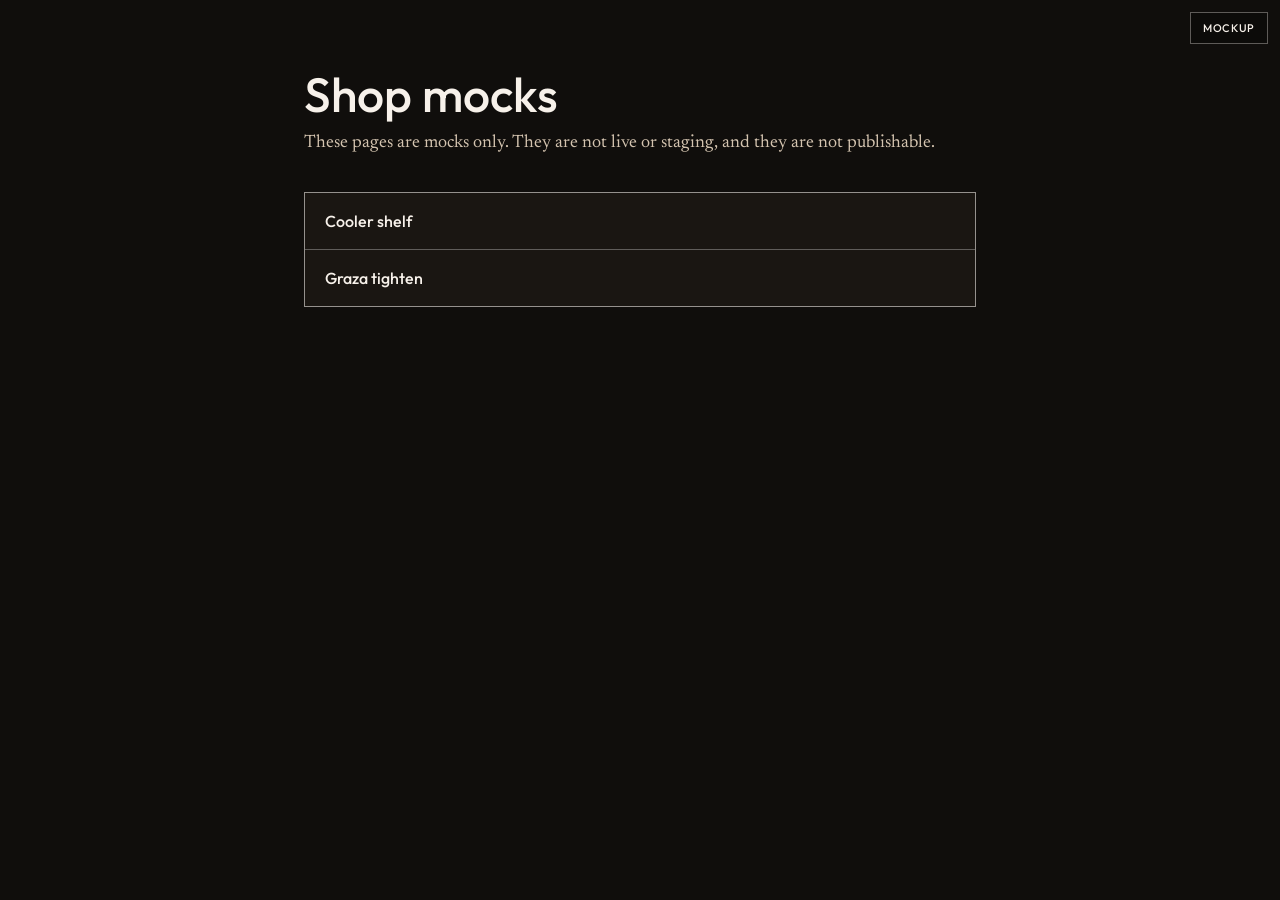
<file: shop-mocks-2026-11-12/index.html>
<!DOCTYPE html>
<html lang="en">
<head>
  <meta charset="utf-8">
  <meta name="viewport" content="width=device-width, initial-scale=1">
  <title>Black Kite — Shop mocks (mockup)</title>
  <link rel="preconnect" href="https://fonts.googleapis.com">
  <link rel="preconnect" href="https://fonts.gstatic.com" crossorigin>
  <link href="https://fonts.googleapis.com/css2?family=Newsreader:opsz,wght@6..72,400;6..72,500;6..72,600&family=Noto+Sans+TC:wght@400;500;600&family=Noto+Serif+TC:wght@500;600&family=Outfit:wght@400;500;600&display=swap" rel="stylesheet">
  <style>
    :root {
      --ground: #100e0c;
      --cream: #f7f1ea;
      --mute: #d4c4b0;
      --panel: #1a1612;
      --film: #0c0b09;
      --chip: rgba(247,241,234,.35);
    }
    * { box-sizing: border-box; }
    html, body { margin: 0; padding: 0; }
    body {
      font-family: Outfit, "Noto Sans TC", "PingFang HK", "Noto Sans CJK TC", sans-serif;
      background: var(--ground);
      color: var(--cream);
      min-height: 100vh;
    }
    .badge {
      position: fixed;
      top: 12px;
      right: 12px;
      z-index: 80;
      background: var(--film);
      color: var(--cream);
      font-family: Outfit, "Noto Sans TC", sans-serif;
      font-size: 11px;
      font-weight: 500;
      letter-spacing: 0.06em;
      padding: 8px 12px;
      border: 1px solid var(--chip);
    }
    main {
      max-width: 720px;
      margin: 0 auto;
      padding: 72px 24px 64px;
    }
    h1 {
      font-family: Outfit, "Noto Sans TC", sans-serif;
      font-size: clamp(28px, 5vw, 48px);
      font-weight: 500;
      letter-spacing: 0;
      line-height: 0.95;
      margin: 0 0 12px;
    }
    .lede {
      font-family: Newsreader, "Noto Serif TC", Georgia, serif;
      color: var(--mute);
      font-size: 18px;
      line-height: 1.45;
      margin: 0 0 36px;
    }
    nav {
      display: flex;
      flex-direction: column;
      gap: 1px;
      background: var(--chip);
      border: 1px solid var(--chip);
    }
    nav a {
      display: block;
      background: var(--panel);
      color: var(--cream);
      text-decoration: none;
      padding: 18px 20px;
      font-size: 16px;
      font-weight: 500;
    }
    nav a:hover,
    nav a:focus-visible {
      background: var(--film);
    }
  </style>
</head>
<body>
  <div class="badge">MOCKUP</div>
  <main>
    <h1>Shop mocks</h1>
    <p class="lede">These pages are mocks only. They are not live or staging, and they are not publishable.</p>
    <nav>
      <a href="cooler-share/">Cooler shelf</a>
      <a href="graza-tighten/">Graza tighten</a>
    </nav>
  </main>
</body>
</html>
</file>
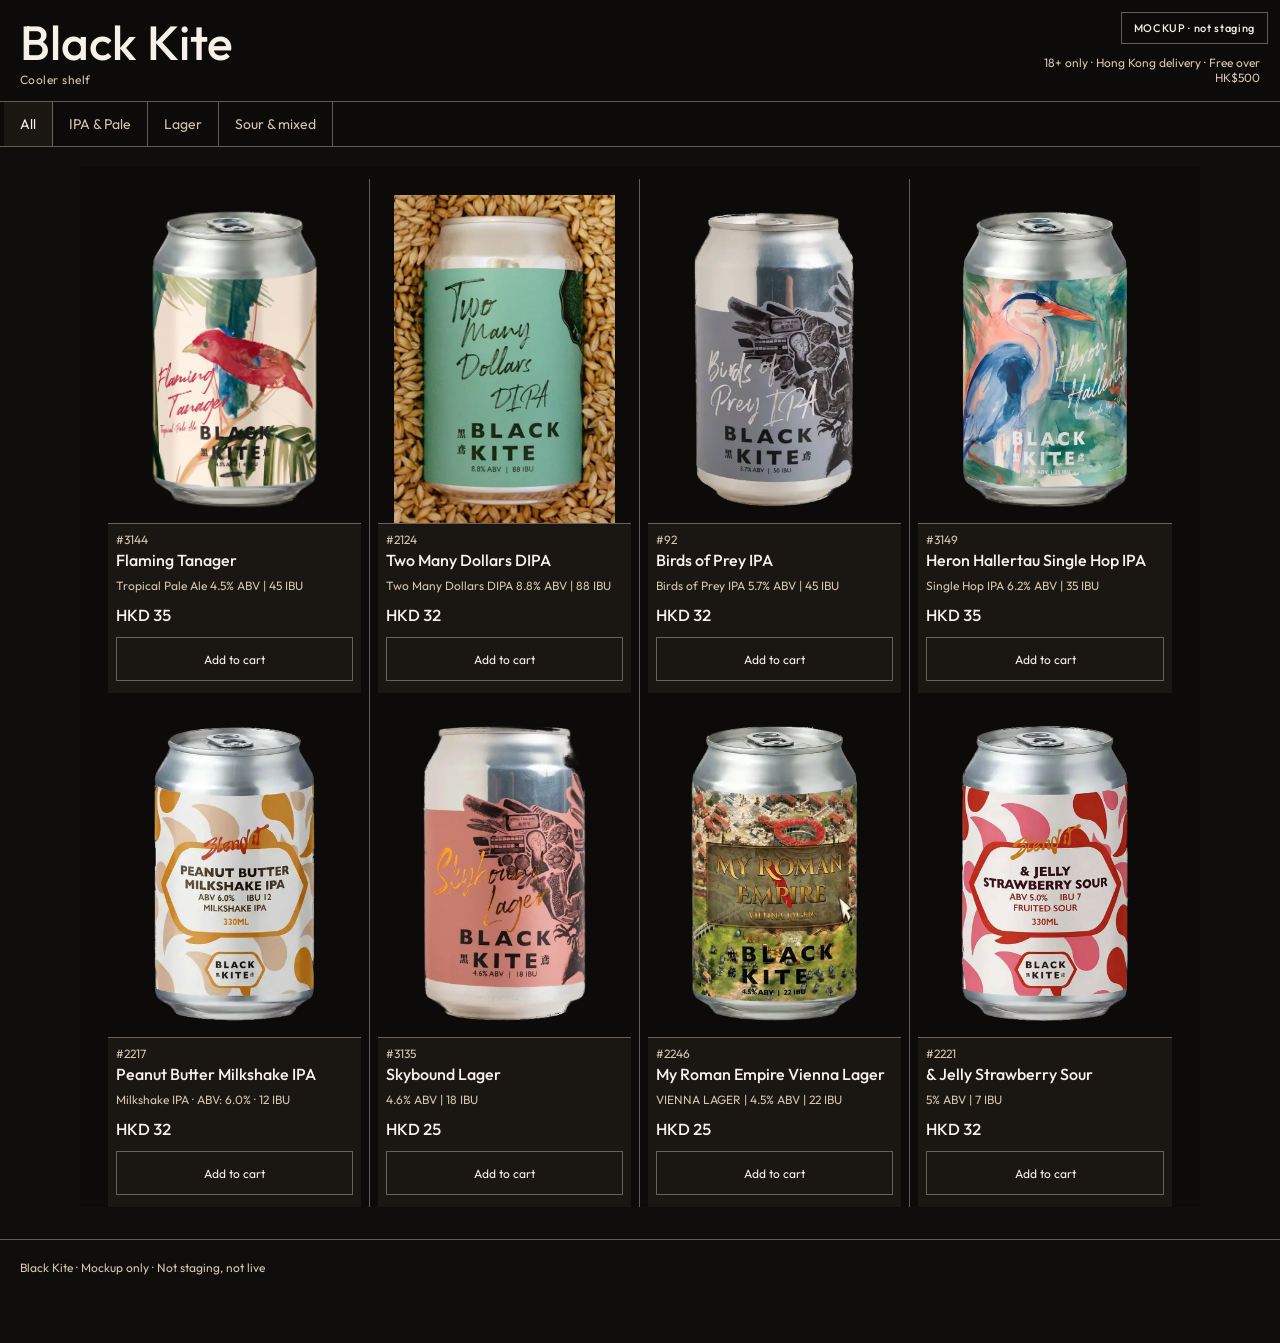
<file: shop-mocks-2026-11-12/cooler-share/index.html>
<!DOCTYPE html>
<html lang="en">
<head>
  <meta charset="utf-8">
  <meta name="viewport" content="width=device-width, initial-scale=1">
  <title>Black Kite — Cooler shelf (mockup)</title>
  <link rel="preconnect" href="https://fonts.googleapis.com">
  <link rel="preconnect" href="https://fonts.gstatic.com" crossorigin>
  <link href="https://fonts.googleapis.com/css2?family=Newsreader:opsz,wght@6..72,400;6..72,500;6..72,600&family=Noto+Sans+TC:wght@400;500;600&family=Noto+Serif+TC:wght@500;600&family=Outfit:wght@400;500;600&display=swap" rel="stylesheet">
  <style>
    :root {
      --ground: #100e0c;
      --cream: #f7f1ea;
      --mute: #d4c4b0;
      --panel: #1a1612;
      --film: #0c0b09;
      --chip: rgba(247,241,234,.35);
    }
    * { box-sizing: border-box; }
    html, body { margin: 0; padding: 0; }
    html { overflow-x: hidden; }
    body {
      font-family: Outfit, "Noto Sans TC", "PingFang HK", "Noto Sans CJK TC", sans-serif;
      background: var(--ground);
      color: var(--cream);
      min-height: 100vh;
      overflow-x: hidden;
    }
    img { max-width: 100%; height: auto; }
    .badge {
      position: fixed;
      top: 12px;
      right: 12px;
      z-index: 80;
      background: var(--film);
      color: var(--cream);
      font-family: Outfit, "Noto Sans TC", sans-serif;
      font-size: 11px;
      font-weight: 500;
      letter-spacing: 0.06em;
      padding: 8px 12px;
      border: 1px solid var(--chip);
    }
    .storefront {
      max-width: 1280px;
      margin: 0 auto;
      padding: 0 0 48px;
    }
    .ticket-head {
      display: grid;
      grid-template-columns: 1fr auto;
      gap: 8px 24px;
      align-items: end;
      background: var(--film);
      color: var(--cream);
      padding: 20px 20px 16px;
      border-bottom: 1px solid var(--chip);
    }
    .ticket-head .wordmark {
      font-family: Outfit, "Noto Sans TC", sans-serif;
      font-size: clamp(28px, 5vw, 48px);
      font-weight: 500;
      letter-spacing: 0;
      margin: 0;
      line-height: 0.95;
      color: var(--cream);
    }
    .ticket-head .wordmark span {
      display: block;
      font-size: 12px;
      letter-spacing: 0.04em;
      font-weight: 400;
      color: var(--mute);
      margin-top: 8px;
      text-transform: none;
    }
    .legal {
      font-family: Outfit, "Noto Sans TC", sans-serif;
      font-size: 12px;
      letter-spacing: 0;
      margin: 0;
      max-width: 16rem;
      text-align: right;
      color: var(--mute);
    }
    .ticket-head a { color: var(--cream); }
    .filter-rail {
      position: sticky;
      top: 0;
      z-index: 40;
      display: flex;
      flex-wrap: nowrap;
      gap: 0;
      overflow-x: auto;
      overflow-y: hidden;
      -webkit-overflow-scrolling: touch;
      overscroll-behavior-x: contain;
      scroll-padding-inline: 12px;
      padding-inline: 4px;
      background: var(--film);
      border-bottom: 1px solid var(--chip);
    }
    .filter-rail button {
      appearance: none;
      border: 0;
      background: transparent;
      color: var(--mute);
      font-family: Outfit, "Noto Sans TC", sans-serif;
      font-size: 14px;
      font-weight: 400;
      letter-spacing: 0;
      text-transform: none;
      padding: 12px 16px;
      min-height: 44px;
      flex: 0 0 auto;
      white-space: nowrap;
      cursor: pointer;
      border-right: 1px solid var(--chip);
    }
    .filter-rail button[aria-selected="true"] {
      background: var(--panel);
      color: var(--cream);
    }
    .filter-rail button:focus-visible {
      outline: 2px solid var(--cream);
      outline-offset: -2px;
    }
    .cooler {
      background: var(--ground);
      padding: 20px 16px 32px;
    }
    .bay {
      margin: 0 0 32px;
      background: var(--panel);
      color: var(--cream);
    }
    .bay-rail {
      display: flex;
      justify-content: space-between;
      align-items: baseline;
      gap: 12px;
      padding: 8px 12px;
      background: var(--film);
      border-bottom: 1px solid var(--chip);
    }
    .bay-rail h2 {
      margin: 0;
      font-size: 14px;
      letter-spacing: 0.02em;
      text-transform: none;
      font-weight: 500;
      font-family: Outfit, "Noto Sans TC", sans-serif;
      color: var(--cream);
    }
    .bay-count {
      margin: 0;
      font-family: Outfit, "Noto Sans TC", sans-serif;
      font-size: 12px;
      color: var(--mute);
    }
    .shelf {
      display: grid;
      grid-template-columns: repeat(4, 168px);
      justify-content: start;
      gap: 0;
      padding: 12px 8px 0;
      background: var(--film);
    }
    .facing {
      display: flex;
      flex-direction: column;
      min-width: 0;
      padding: 8px 8px 0;
      border-right: 1px solid var(--chip);
    }
    .facing-shot {
      background: var(--film);
      display: flex;
      align-items: end;
      justify-content: center;
      height: 224px;
      padding: 8px 8px 0;
    }
    .facing-shot img {
      max-width: 100%;
      max-height: 100%;
      width: auto;
      height: auto;
      object-fit: contain;
      display: block;
    }
    .talker {
      background: var(--panel);
      color: var(--cream);
      padding: 8px 8px 12px;
      border-top: 1px solid var(--chip);
      min-height: 168px;
      display: flex;
      flex-direction: column;
      gap: 4px;
    }
    .sku {
      margin: 0;
      font-family: Outfit, "Noto Sans TC", sans-serif;
      font-size: 12px;
      color: var(--mute);
    }
    .talker h3 {
      margin: 0 0 4px;
      font-size: 16px;
      line-height: 1.2;
      font-weight: 500;
      color: var(--cream);
    }
    .facing-kicker, .facing-style, .facing-pack {
      margin: 0;
      font-family: Outfit, "Noto Sans TC", sans-serif;
      font-size: 12px;
      letter-spacing: 0;
      text-transform: none;
      color: var(--mute);
    }
    .price {
      margin: 8px 0;
      font-family: Outfit, "Noto Sans TC", sans-serif;
      font-size: 16px;
      font-weight: 500;
      font-variant-numeric: lining-nums tabular-nums;
      color: var(--cream);
    }
    .add {
      margin-top: auto;
      appearance: none;
      width: 100%;
      border: 1px solid var(--chip);
      background: transparent;
      color: var(--cream);
      font-family: Outfit, "Noto Sans TC", sans-serif;
      font-size: 12px;
      letter-spacing: 0;
      text-transform: none;
      padding: 12px 16px;
      min-height: 44px;
      cursor: pointer;
    }
    .add:focus-visible { outline: 2px solid var(--cream); outline-offset: 2px; }
    .colophon {
      padding: 20px;
      font-family: Outfit, "Noto Sans TC", sans-serif;
      font-size: 12px;
      color: var(--mute);
      border-top: 1px solid var(--chip);
      background: var(--ground);
    }
    .colophon p { margin: 0; }
    @media (max-width: 640px) {
      .ticket-head {
        grid-template-columns: 1fr;
        padding: 20px 16px 16px;
        padding-right: 132px;
      }
      .legal { text-align: left; max-width: none; }
      .facing-shot { height: 200px; }
      .shelf { grid-template-columns: repeat(2, minmax(0, 1fr)); }
      .facing:nth-child(2n),
      .facing:last-child { border-right: 0; }
      .badge { top: 8px; right: 8px; }
      .filter-rail {
        flex-wrap: wrap;
        overflow-x: auto;
        padding-inline: 8px;
      }
      .filter-rail button {
        flex: 1 1 auto;
        min-height: 44px;
        padding: 12px 12px;
        border-right: 0;
        border: 1px solid transparent;
      }
      .filter-rail button[aria-selected="true"] {
        border-color: var(--chip);
      }
      .cooler { padding: 16px 12px 28px; }
    }

  
    .facing-shot { position: relative; }
    .facing-hover-video {
      position: absolute;
      left: 0;
      right: 0;
      top: 0;
      bottom: 0;
      width: 100%;
      height: 100%;
      object-fit: contain;
      object-position: center bottom;
      opacity: 0;
      pointer-events: none;
      background: var(--film);
    }
    @media (hover: hover) and (pointer: fine) {
      .facing.has-hover-video:hover .facing-hover-video,
      .facing.has-hover-video:focus-within .facing-hover-video { opacity: 1; }
    }
    .facing.has-hover-video.is-playing .facing-hover-video { opacity: 1; }
    @media (prefers-reduced-motion: reduce) {
      .facing-hover-video { display: none; }
    }
    @media (min-width: 641px) {
      .bay {
        width: max-content;
        max-width: 100%;
        margin-left: auto;
        margin-right: auto;
      }
      .facing:nth-child(4n),
      .facing:last-child { border-right: 0; }
    }
    /* Grow the 4-col bay once there is room past today's 4×168 (688px shelf plus cooler inset). */
    @media (min-width: 737px) {
      .bay {
        width: 100%;
        max-width: 1120px;
        container-type: inline-size;
      }
      .shelf {
        grid-template-columns: repeat(4, minmax(168px, 1fr));
        padding-left: 20px;
        padding-right: 20px;
      }
      .facing-shot {
        height: clamp(224px, 30cqi, 340px);
      }
    }
    .bay-all { margin-bottom: 0; }
    .bay-all .visually-hidden {
      position: absolute;
      width: 1px;
      height: 1px;
      padding: 0;
      margin: -1px;
      overflow: hidden;
      clip: rect(0, 0, 0, 0);
      white-space: nowrap;
      border: 0;
    }

    a.facing-link {
      color: inherit;
      text-decoration: none;
    }
    a.facing-shot-link {
      display: block;
      min-width: 0;
      color: inherit;
      text-decoration: none;
    }
    .talker a.facing-link {
      display: flex;
      flex-direction: column;
      gap: 4px;
      flex: 1 1 auto;
      color: inherit;
      text-decoration: none;
      min-width: 0;
    }
  </style>
</head>
<body>
  <div class="badge">MOCKUP · not staging</div>
  <div class="storefront">
    <header class="ticket-head">
      <p class="wordmark">Black Kite<span>Cooler shelf</span></p>
      <p class="legal">18+ only · Hong Kong delivery · Free over HK$500</p>
    </header>
    <div class="filter-rail" role="tablist" aria-label="Cooler bays">
      <button type="button" role="tab" id="tab-all" aria-selected="true" aria-controls="cooler-bays" data-filter="all">All</button>
      <button type="button" role="tab" id="tab-ipa-pale" aria-selected="false" aria-controls="bay-ipa-pale" data-filter="ipa-pale">IPA &amp; Pale</button>
      <button type="button" role="tab" id="tab-lager" aria-selected="false" aria-controls="bay-lager" data-filter="lager">Lager</button>
      <button type="button" role="tab" id="tab-sour-mixed" aria-selected="false" aria-controls="bay-sour-mixed" data-filter="sour-mixed">Sour &amp; mixed</button>
    </div>
    <main id="cooler-bays" class="cooler">
      
        <section class="bay bay-all" id="bay-all" data-bay="all" aria-labelledby="label-all">
      <h2 id="label-all" class="visually-hidden">All</h2>
      <div class="shelf">
<article class="facing has-hover-video" id="cooler-all-3144" data-id="3144">
          <a class="facing-link facing-shot-link" href="flaming-tanager.html">
            <div class="facing-shot">
            <img src="assets/3144-tanager-product-shot.png" alt="Flaming Tanager" width="480" height="640" loading="eager">
            <video class="facing-hover-video" muted loop playsinline webkit-playsinline preload="auto" aria-hidden="true">
              <source src="assets/hover-flaming-tanager-story.mp4" type="video/mp4">
            </video>
          </div>
          </a>
          <div class="talker">
            <a class="facing-link" href="flaming-tanager.html">
            <p class="sku">#3144</p>
            <h3>Flaming Tanager</h3>
            <p class="facing-style">Tropical Pale Ale 4.5% ABV | 45 IBU</p>
            <p class="price">HKD 35</p>
            </a>
            <button type="button" class="add" data-id="3144">Add to cart</button>
          </div>
        </article>
        <article class="facing has-hover-video" id="cooler-all-2124" data-id="2124">
          <a class="facing-link facing-shot-link" href="two-many-dollars.html">
            <div class="facing-shot">
            <img src="assets/2124-artboard-2-1-1.webp" alt="Two Many Dollars DIPA" width="480" height="640" loading="eager">
            <video class="facing-hover-video" muted loop playsinline webkit-playsinline preload="auto" poster="assets/hover-two-many-dollars-poster.jpg" aria-hidden="true">
              <source src="assets/hover-two-many-dollars-web.mp4" type="video/mp4">
            </video>
          </div>
          </a>
          <div class="talker">
            <a class="facing-link" href="two-many-dollars.html">
            <p class="sku">#2124</p>
            <h3>Two Many Dollars DIPA</h3>
            <p class="facing-style">Two Many Dollars DIPA 8.8% ABV | 88 IBU</p>
            <p class="price">HKD 32</p>
            </a>
            <button type="button" class="add" data-id="2124">Add to cart</button>
          </div>
        </article>
        <article class="facing has-hover-video" id="cooler-all-92" data-id="92">
          <div class="facing-shot">
            <img src="assets/92-dsc08374-1.png" alt="Birds of Prey IPA" width="480" height="640" loading="eager">
            <video class="facing-hover-video" muted loop playsinline webkit-playsinline preload="auto" poster="assets/hover-birds-of-prey-poster.jpg" aria-hidden="true">
              <source src="assets/hover-birds-of-prey-web.mp4" type="video/mp4">
            </video>
          </div>
          <div class="talker">
            <p class="sku">#92</p>
            <h3>Birds of Prey IPA</h3>
            <p class="facing-style">Birds of Prey IPA 5.7% ABV | 45 IBU</p>
            <p class="price">HKD 32</p>
            <button type="button" class="add" data-id="92">Add to cart</button>
          </div>
        </article>
<article class="facing" id="cooler-all-3149" data-id="3149">
          <div class="facing-shot">
            <img src="assets/3149-heron-product-shot.png" alt="Heron Hallertau Single Hop IPA" width="480" height="640" loading="eager">
          </div>
          <div class="talker">
            <p class="sku">#3149</p>
            <h3>Heron Hallertau Single Hop IPA</h3>
            <p class="facing-style">Single Hop IPA 6.2% ABV | 35 IBU</p>
            <p class="price">HKD 35</p>
            <button type="button" class="add" data-id="3149">Add to cart</button>
          </div>
        </article>
<article class="facing" id="cooler-all-2217" data-id="2217">
          <div class="facing-shot">
            <img src="assets/2217-from_the_label_of_the_can_remo_nano_banana_2_092.png" alt="Peanut Butter Milkshake IPA" width="480" height="640" loading="eager">
          </div>
          <div class="talker">
            <p class="sku">#2217</p>
            <h3>Peanut Butter Milkshake IPA</h3>
            <p class="facing-style">Milkshake IPA · ABV: 6.0% · 12 IBU</p>
            <p class="price">HKD 32</p>
            <button type="button" class="add" data-id="2217">Add to cart</button>
          </div>
        </article>
<article class="facing" id="cooler-all-3135" data-id="3135">
          <div class="facing-shot">
            <img src="assets/3135-dsc08369.png" alt="Skybound Lager" width="480" height="640" loading="eager">
          </div>
          <div class="talker">
            <p class="sku">#3135</p>
            <h3>Skybound Lager</h3>
            <p class="facing-style">4.6% ABV | 18 IBU</p>
            <p class="price">HKD 25</p>
            <button type="button" class="add" data-id="3135">Add to cart</button>
          </div>
        </article>
<article class="facing" id="cooler-all-2246" data-id="2246">
          <div class="facing-shot">
            <img src="assets/2246-gemini_generated_image_ashpayashpayashp.png" alt="My Roman Empire Vienna Lager" width="480" height="640" loading="eager">
          </div>
          <div class="talker">
            <p class="sku">#2246</p>
            <h3>My Roman Empire Vienna Lager</h3>
            <p class="facing-style">VIENNA LAGER | 4.5% ABV | 22 IBU</p>
            <p class="price">HKD 25</p>
            <button type="button" class="add" data-id="2246">Add to cart</button>
          </div>
        </article>
<article class="facing" id="cooler-all-2221" data-id="2221">
          <div class="facing-shot">
            <img src="assets/2221-1774493119271-019d2807-e7c2-75b3-b8de-cde26d82dd.png" alt="&amp; Jelly Strawberry Sour" width="480" height="640" loading="eager">
          </div>
          <div class="talker">
            <p class="sku">#2221</p>
            <h3>&amp; Jelly Strawberry Sour</h3>
            <p class="facing-style">5% ABV | 7 IBU</p>
            <p class="price">HKD 32</p>
            <button type="button" class="add" data-id="2221">Add to cart</button>
          </div>
        </article>
      </div>
    </section>

    <section class="bay" id="bay-ipa-pale" data-bay="ipa-pale" aria-labelledby="label-ipa-pale" hidden>
      <header class="bay-rail">
        <h2 id="label-ipa-pale">IPA &amp; Pale</h2>
        <p class="bay-count">5 facings</p>
      </header>
      <div class="shelf">
<article class="facing has-hover-video" id="cooler-3144" data-id="3144">
          <a class="facing-link facing-shot-link" href="flaming-tanager.html">
            <div class="facing-shot">
            <img src="assets/3144-tanager-product-shot.png" alt="Flaming Tanager" width="480" height="640" loading="eager">
            <video class="facing-hover-video" muted loop playsinline webkit-playsinline preload="auto" aria-hidden="true">
              <source src="assets/hover-flaming-tanager-story.mp4" type="video/mp4">
            </video>
          </div>
          </a>
          <div class="talker">
            <a class="facing-link" href="flaming-tanager.html">
            <p class="sku">#3144</p>
            <h3>Flaming Tanager</h3>
            <p class="facing-style">Tropical Pale Ale 4.5% ABV | 45 IBU</p>
            <p class="price">HKD 35</p>
            </a>
            <button type="button" class="add" data-id="3144">Add to cart</button>
          </div>
        </article>
        <article class="facing has-hover-video" id="cooler-2124" data-id="2124">
          <a class="facing-link facing-shot-link" href="two-many-dollars.html">
            <div class="facing-shot">
            <img src="assets/2124-artboard-2-1-1.webp" alt="Two Many Dollars DIPA" width="480" height="640" loading="eager">
            <video class="facing-hover-video" muted loop playsinline webkit-playsinline preload="auto" poster="assets/hover-two-many-dollars-poster.jpg" aria-hidden="true">
              <source src="assets/hover-two-many-dollars-web.mp4" type="video/mp4">
            </video>
          </div>
          </a>
          <div class="talker">
            <a class="facing-link" href="two-many-dollars.html">
            <p class="sku">#2124</p>
            <h3>Two Many Dollars DIPA</h3>
            <p class="facing-style">Two Many Dollars DIPA 8.8% ABV | 88 IBU</p>
            <p class="price">HKD 32</p>
            </a>
            <button type="button" class="add" data-id="2124">Add to cart</button>
          </div>
        </article>
        <article class="facing has-hover-video" id="cooler-92" data-id="92">
          <div class="facing-shot">
            <img src="assets/92-dsc08374-1.png" alt="Birds of Prey IPA" width="480" height="640" loading="eager">
            <video class="facing-hover-video" muted loop playsinline webkit-playsinline preload="auto" poster="assets/hover-birds-of-prey-poster.jpg" aria-hidden="true">
              <source src="assets/hover-birds-of-prey-web.mp4" type="video/mp4">
            </video>
          </div>
          <div class="talker">
            <p class="sku">#92</p>
            <h3>Birds of Prey IPA</h3>
            <p class="facing-style">Birds of Prey IPA 5.7% ABV | 45 IBU</p>
            <p class="price">HKD 32</p>
            <button type="button" class="add" data-id="92">Add to cart</button>
          </div>
        </article>
<article class="facing" id="cooler-3149" data-id="3149">
          <div class="facing-shot">
            <img src="assets/3149-heron-product-shot.png" alt="Heron Hallertau Single Hop IPA" width="480" height="640" loading="eager">
          </div>
          <div class="talker">
            <p class="sku">#3149</p>
            <h3>Heron Hallertau Single Hop IPA</h3>
            <p class="facing-style">Single Hop IPA 6.2% ABV | 35 IBU</p>
            <p class="price">HKD 35</p>
            <button type="button" class="add" data-id="3149">Add to cart</button>
          </div>
        </article>
<article class="facing" id="cooler-2217" data-id="2217">
          <div class="facing-shot">
            <img src="assets/2217-from_the_label_of_the_can_remo_nano_banana_2_092.png" alt="Peanut Butter Milkshake IPA" width="480" height="640" loading="eager">
          </div>
          <div class="talker">
            <p class="sku">#2217</p>
            <h3>Peanut Butter Milkshake IPA</h3>
            <p class="facing-style">Milkshake IPA · ABV: 6.0% · 12 IBU</p>
            <p class="price">HKD 32</p>
            <button type="button" class="add" data-id="2217">Add to cart</button>
          </div>
        </article>
      </div>
    </section>

    <section class="bay" id="bay-lager" data-bay="lager" aria-labelledby="label-lager" hidden>
      <header class="bay-rail">
        <h2 id="label-lager">Lager</h2>
        <p class="bay-count">2 facings</p>
      </header>
      <div class="shelf">
<article class="facing" id="cooler-3135" data-id="3135">
          <div class="facing-shot">
            <img src="assets/3135-dsc08369.png" alt="Skybound Lager" width="480" height="640" loading="eager">
          </div>
          <div class="talker">
            <p class="sku">#3135</p>
            <h3>Skybound Lager</h3>
            <p class="facing-style">4.6% ABV | 18 IBU</p>
            <p class="price">HKD 25</p>
            <button type="button" class="add" data-id="3135">Add to cart</button>
          </div>
        </article>
<article class="facing" id="cooler-2246" data-id="2246">
          <div class="facing-shot">
            <img src="assets/2246-gemini_generated_image_ashpayashpayashp.png" alt="My Roman Empire Vienna Lager" width="480" height="640" loading="eager">
          </div>
          <div class="talker">
            <p class="sku">#2246</p>
            <h3>My Roman Empire Vienna Lager</h3>
            <p class="facing-style">VIENNA LAGER | 4.5% ABV | 22 IBU</p>
            <p class="price">HKD 25</p>
            <button type="button" class="add" data-id="2246">Add to cart</button>
          </div>
        </article>
      </div>
    </section>

    <section class="bay" id="bay-sour-mixed" data-bay="sour-mixed" aria-labelledby="label-sour-mixed" hidden>
      <header class="bay-rail">
        <h2 id="label-sour-mixed">Sour &amp; mixed</h2>
        <p class="bay-count">1 facing</p>
      </header>
      <div class="shelf">
<article class="facing" id="cooler-2221" data-id="2221">
          <div class="facing-shot">
            <img src="assets/2221-1774493119271-019d2807-e7c2-75b3-b8de-cde26d82dd.png" alt="&amp; Jelly Strawberry Sour" width="480" height="640" loading="eager">
          </div>
          <div class="talker">
            <p class="sku">#2221</p>
            <h3>&amp; Jelly Strawberry Sour</h3>
            <p class="facing-style">5% ABV | 7 IBU</p>
            <p class="price">HKD 32</p>
            <button type="button" class="add" data-id="2221">Add to cart</button>
          </div>
        </article>
      </div>
    </section>
</main>
    <footer class="colophon">
      <p>Black Kite · Mockup only · Not staging, not live</p>
    </footer>
  </div>
  <script>
    (function () {
      var tabs = Array.prototype.slice.call(document.querySelectorAll('.filter-rail [role="tab"]'));
      var bays = Array.prototype.slice.call(document.querySelectorAll('.bay'));
      function apply(filter) {
        tabs.forEach(function (t) {
          var on = t.getAttribute('data-filter') === filter;
          t.setAttribute('aria-selected', on ? 'true' : 'false');
        });
        bays.forEach(function (bay) {
          var id = bay.getAttribute('data-bay');
          var show = (filter === 'all' && id === 'all') || (filter !== 'all' && id === filter);
          bay.hidden = !show;
        });
      }
      tabs.forEach(function (tab) {
        tab.addEventListener('click', function () { apply(tab.getAttribute('data-filter')); });
      });
      document.querySelectorAll('button.add').forEach(function (btn) {
        btn.addEventListener('click', function (ev) { ev.preventDefault(); });
      });
      var reduce = window.matchMedia("(prefers-reduced-motion: reduce)").matches;
      var fine = window.matchMedia("(hover: hover) and (pointer: fine)").matches;
      document.querySelectorAll(".facing.has-hover-video").forEach(function (card) {
        var v = card.querySelector(".facing-hover-video");
        if (!v) return;
        v.muted = true;
        if (reduce) return;
        if (fine) {
          function play() { v.play().catch(function () {}); }
          function stop() { v.pause(); try { v.currentTime = 0; } catch (e) {} }
          card.addEventListener("mouseenter", play);
          card.addEventListener("mouseleave", stop);
          card.addEventListener("focusin", play);
          card.addEventListener("focusout", function () { if (!card.matches(":hover")) stop(); });
        } else {
          function play() {
            card.classList.add("is-playing");
            v.play().catch(function () {});
          }
          function stop() {
            card.classList.remove("is-playing");
            v.pause();
            try { v.currentTime = 0; } catch (e) {}
          }
          function stopOthers() {
            document.querySelectorAll(".facing.has-hover-video.is-playing").forEach(function (other) {
              if (other === card) return;
              other.classList.remove("is-playing");
              var ov = other.querySelector(".facing-hover-video");
              if (!ov) return;
              ov.pause();
              try { ov.currentTime = 0; } catch (e) {}
            });
          }
          card.addEventListener("click", function (ev) {
            if (ev.target.closest("button.add")) return;
            if (ev.target.closest("a.facing-link") && !ev.target.closest(".facing-shot")) return;
            ev.preventDefault();
            ev.stopPropagation();
            if (card.classList.contains("is-playing")) stop();
            else { stopOthers(); play(); }
          });
          document.addEventListener("click", function (ev) {
            if (!card.contains(ev.target) && card.classList.contains("is-playing")) stop();
          });
          if ("IntersectionObserver" in window) {
            var io = new IntersectionObserver(function (entries) {
              entries.forEach(function (en) {
                if (!en.isIntersecting && card.classList.contains("is-playing")) stop();
              });
            }, { threshold: 0 });
            io.observe(card);
          }
        }
      });
    })();
  </script>
</body>
</html>
</file>
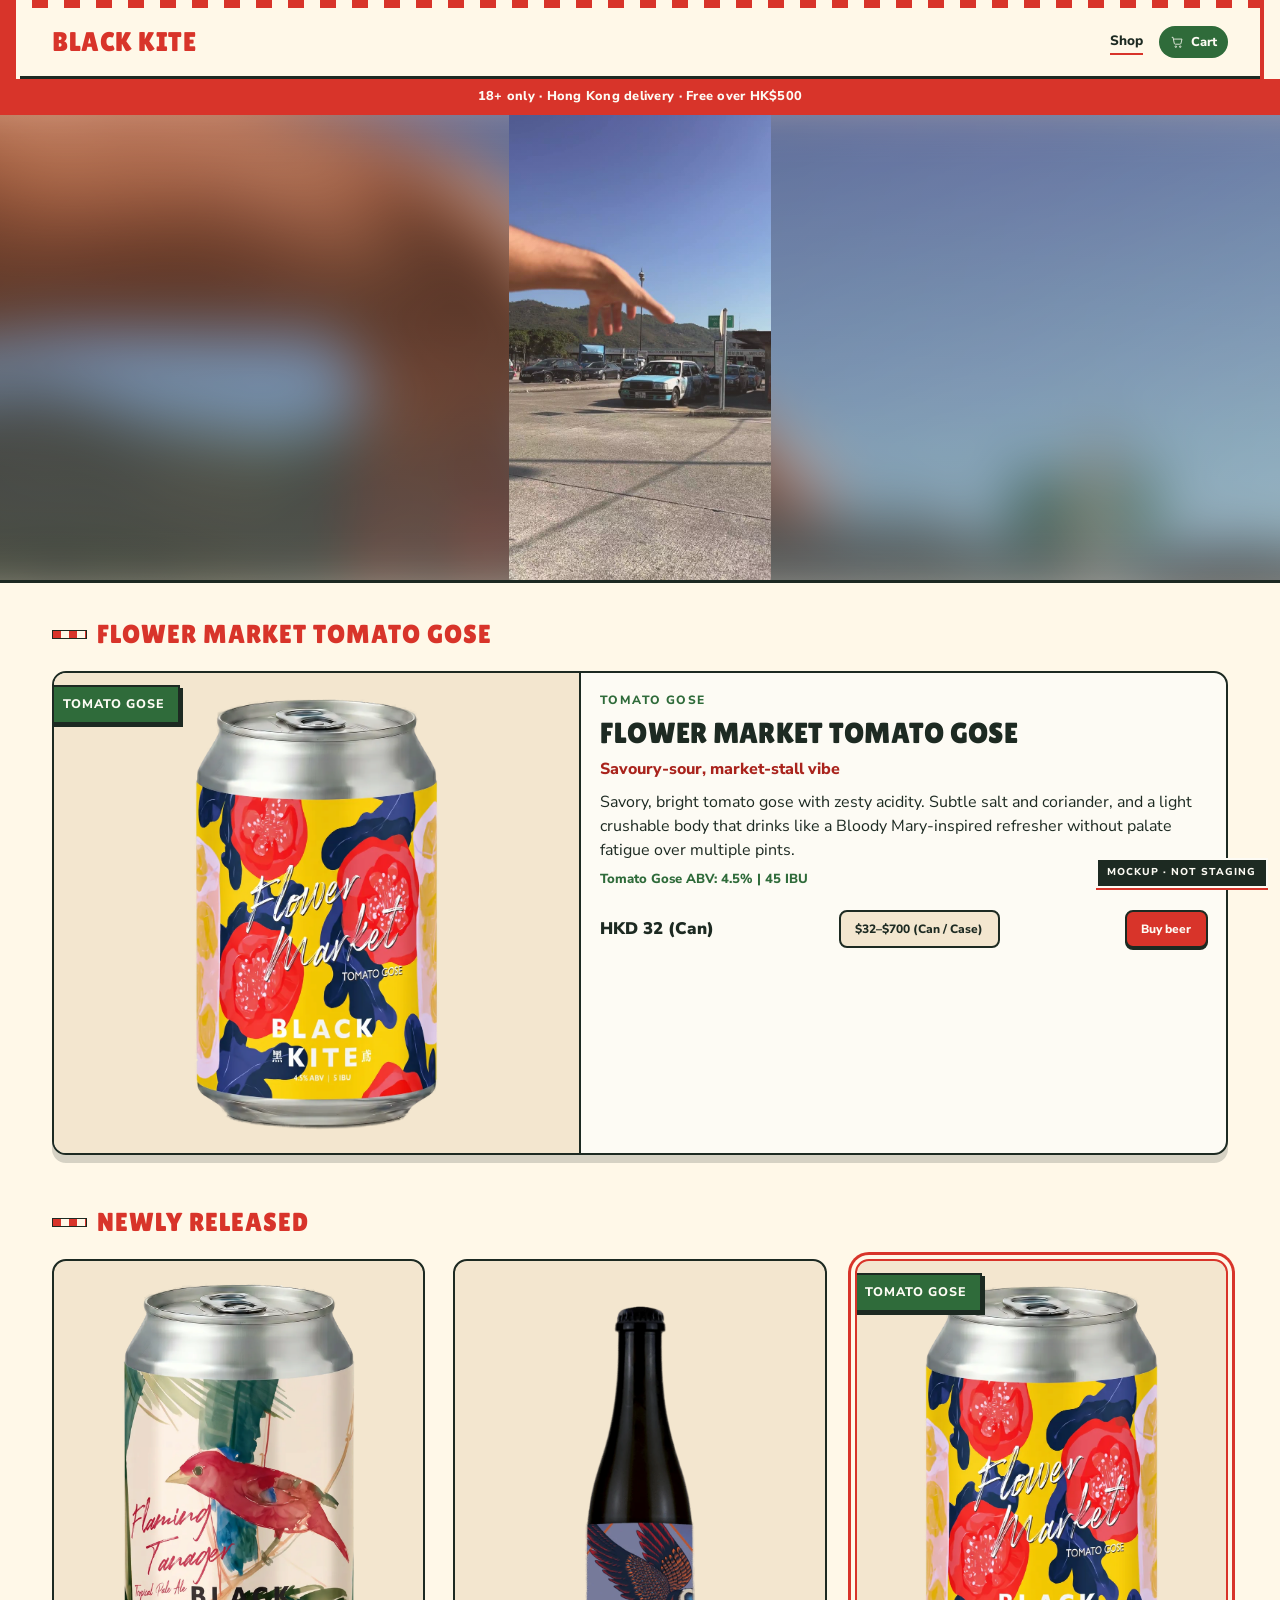
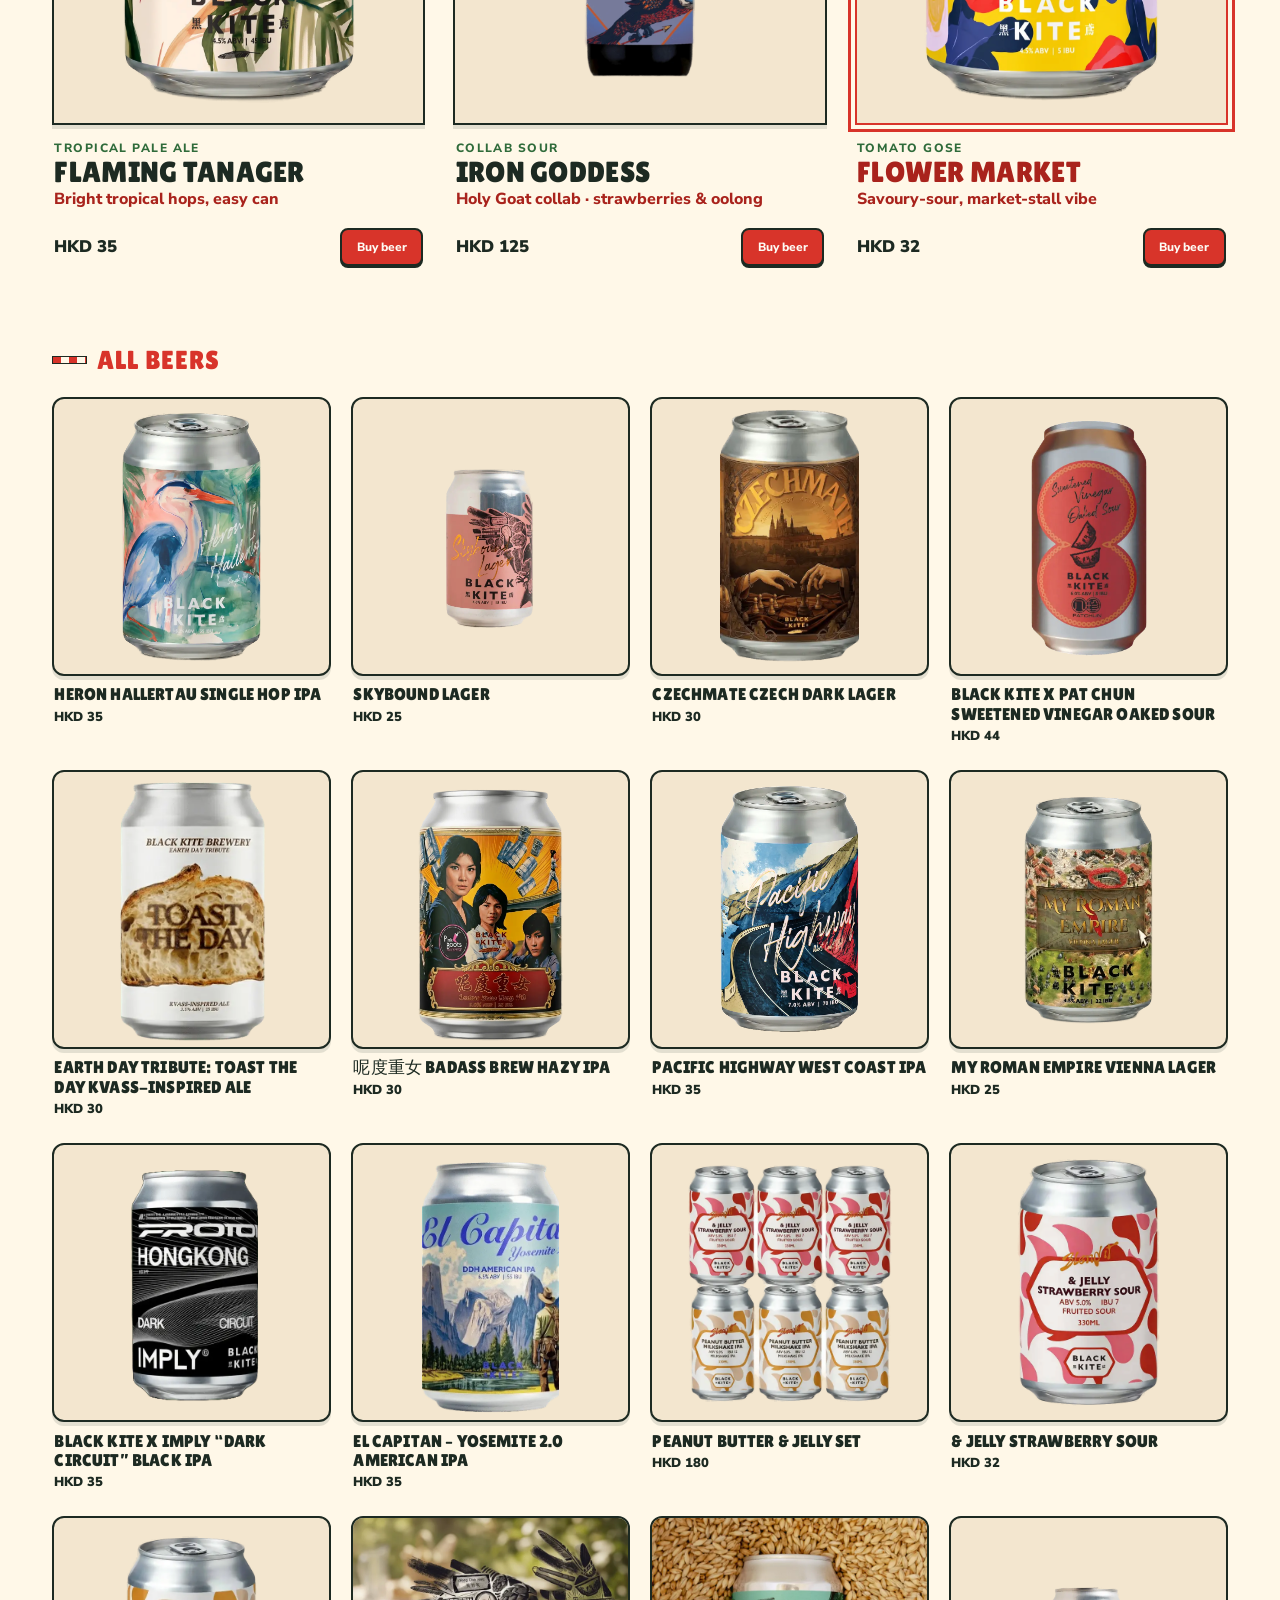
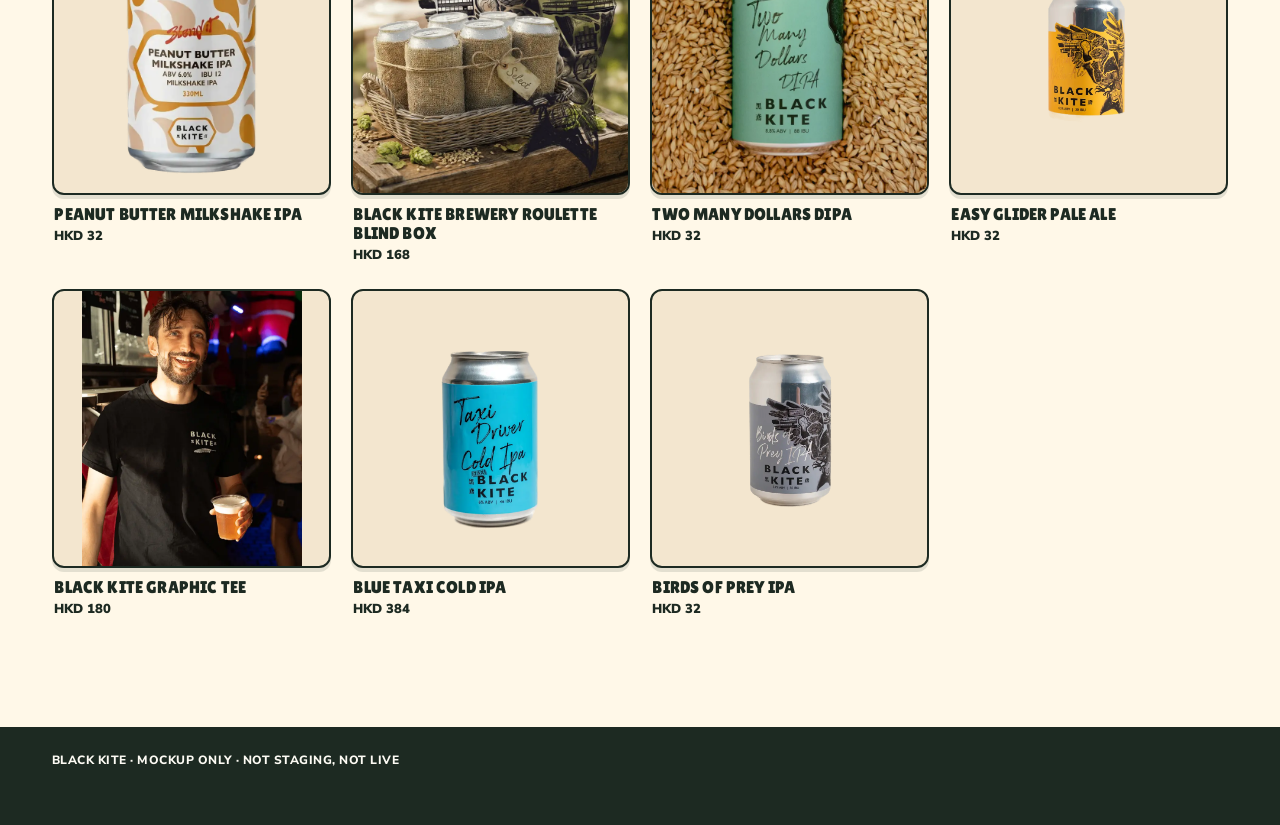
<file: shop-mocks-2026-11-12/flower-market/index.html>
<!--
  t354u · bk-shop-mocks-iron-flower · Soft HOLD · claim_ge_99=false · mockup only, not staging / live / page 4.
  Copied from Graza pack mockup-t300u-tanager-hk (index.md5 df66729100b52c6016757437c4047f2c), then restyled.
  Do not treat this as a live apply or a quality claim.
-->
<!DOCTYPE html>
<html lang="en">
<head>
<meta charset="utf-8">
<meta name="viewport" content="width=device-width, initial-scale=1">
<title>BLACK KITE — Flower Market (Mockup)</title>
<meta name="description" content="BLACK KITE — beer shop mockup only, not staging.">
<link rel="preconnect" href="https://fonts.googleapis.com">
<link rel="preconnect" href="https://fonts.gstatic.com" crossorigin>
<link href="https://fonts.googleapis.com/css2?family=Lilita+One&family=Nunito+Sans:opsz,wght@6..12,400;6..12,600;6..12,700;6..12,800;6..12,900&display=swap" rel="stylesheet">
<style>
:root{
    --canvas:#fff8e8;
    --canvas-2:#f3e6cf;
    --tomato:#d8342a;
    --tomato-dark:#a9231c;
    --coriander:#2f6b3a;
    --ink:#1d2a22;
    --chalk:#fdfbf4;
    --line:#d9c9ad;
    --pad:1.25rem;
    --display:"Lilita One",system-ui,sans-serif;
    --sans:"Nunito Sans",system-ui,-apple-system,"Segoe UI",sans-serif;
  }
  *,*::before,*::after{box-sizing:border-box;}
  html{-webkit-text-size-adjust:100%;}
  body{
    margin:0;
    background:var(--canvas);
    color:var(--ink);
    font-family:var(--sans);
    font-weight:400;
    font-size:16px;
    line-height:1.5;
    -webkit-font-smoothing:antialiased;
  }
  img{display:block;max-width:100%;height:auto;}
  a{color:inherit;}
  .product-link{color:inherit;text-decoration:none;}
  .card > .product-link{display:flex;flex-direction:column;}
  :focus-visible{outline:2px solid var(--tomato);outline-offset:3px;border-radius:2px;}

  .badge{
    position:fixed;
    right:.75rem;
    bottom:.75rem;
    z-index:60;
    margin:0;
    padding:.35rem .6rem;
    font-family:var(--sans);
    font-size:.625rem;
    font-weight:800;
    letter-spacing:.1em;
    text-transform:uppercase;
    color:var(--chalk);
    background:var(--ink);
    border:2px solid var(--chalk);
    box-shadow:0 2px 0 var(--tomato);
    pointer-events:none;
  }

  .site-header{
    position:sticky;
    top:0;
    z-index:50;
    background:repeating-linear-gradient(90deg,var(--tomato) 0 16px,var(--canvas) 16px 32px);
    padding-top:8px;
  }
  .header-inner{
    display:flex;
    align-items:center;
    justify-content:space-between;
    gap:1rem;
    padding:.8rem var(--pad);
    max-width:1240px;
    margin:0 auto;
    background:var(--canvas);
    border-bottom:3px solid var(--ink);
  }
  .wordmark{
    margin:0;
    font-family:var(--display);
    font-size:clamp(1.2rem,2.4vw,1.7rem);
    letter-spacing:.02em;
    text-transform:uppercase;
    color:var(--tomato);
    text-decoration:none;
    line-height:1;
    white-space:nowrap;
  }
  .nav{display:flex;align-items:center;gap:1rem;flex-wrap:wrap;}
  .nav a{
    font-size:.85rem;
    font-weight:800;
    text-decoration:none;
    color:var(--ink);
    padding:.15rem 0;
    border-bottom:2px solid transparent;
  }
  .nav a[aria-current="page"],.nav a:hover,.nav a:focus-visible{border-bottom-color:var(--tomato);}
  .cart{
    display:inline-flex;
    align-items:center;
    gap:.4rem;
    background:var(--coriander);
    border:none;
    border-radius:999px;
    color:var(--chalk);
    font-family:var(--sans);
    font-size:.8rem;
    font-weight:800;
    padding:.45rem .7rem;
    cursor:pointer;
    white-space:nowrap;
  }
  .cart svg{width:14px;height:14px;stroke:currentColor;fill:none;stroke-width:1.4;}
  .banner{background:var(--tomato);color:var(--chalk);}
  .banner p{
    max-width:1240px;
    margin:0 auto;
    padding:.55rem var(--pad);
    font-size:.8rem;
    font-weight:800;
    letter-spacing:.02em;
    text-align:center;
  }
  .visually-hidden{
    position:absolute !important;width:1px;height:1px;padding:0;margin:-1px;
    overflow:hidden;clip:rect(0,0,0,0);white-space:nowrap;border:0;
  }

  .lifestyle-hero{
    position:relative;
    width:100%;
    overflow:hidden;
    isolation:isolate;
    background:
      radial-gradient(circle at 18% 20%,rgba(216,52,42,.2),transparent 34%),
      radial-gradient(circle at 82% 0%,rgba(47,107,58,.16),transparent 42%),
      var(--canvas-2);
    border-bottom:3px solid var(--ink);
    height:min(42vh,360px);
    min-height:220px;
  }
  .lifestyle-hero-bleed{
    position:absolute;
    inset:0;
    width:100%;
    height:100%;
    object-fit:cover;
    object-position:center 35%;
    filter:blur(28px) saturate(1.1) brightness(.75);
    transform:scale(1.12);
    pointer-events:none;
    user-select:none;
  }
  .lifestyle-hero video{
    position:relative;
    z-index:1;
    display:block;
    width:100%;
    height:100%;
    object-fit:cover;
    object-position:center 35%;
    background:transparent;
  }
  .lifestyle-hero::after{
    content:"";
    position:absolute;
    inset:0;
    z-index:2;
    pointer-events:none;
    background:linear-gradient(180deg,rgba(216,52,42,.12),rgba(243,230,207,.18) 70%,rgba(253,251,244,.2));
  }

  main{max-width:1240px;margin:0 auto;padding:2rem var(--pad) 4.5rem;}
  .section + .section{margin-top:3.25rem;}
  .section-label{
    display:flex;
    align-items:center;
    gap:.6rem;
    margin:0 0 1.1rem;
    font-family:var(--display);
    font-size:clamp(1.1rem,2.4vw,1.6rem);
    font-weight:400;
    letter-spacing:.04em;
    text-transform:uppercase;
    color:var(--tomato);
  }
  .section-label::before{
    content:"";
    width:2.2rem;
    height:.55rem;
    background:repeating-linear-gradient(90deg,var(--tomato) 0 8px,var(--canvas) 8px 16px);
    border:1px solid var(--ink);
    flex:0 0 auto;
  }

  .feature-band{
    max-width:1240px;
    margin:0 auto;
    padding:1.5rem var(--pad) 0;
  }
  .feature-band .feature-card{
    display:grid;
    gap:0;
    background:var(--chalk);
    border:2px solid var(--ink);
    border-radius:14px;
    overflow:hidden;
    box-shadow:0 8px 0 rgba(29,42,34,.18);
    max-width:980px;
    margin:0 auto;
  }
  .feature-band .feature-media{margin:0;background:var(--canvas-2);position:relative;border-bottom:2px solid var(--ink);}
  .feature-band .feature-media img{
    width:100%;
    max-height:480px;
    object-fit:contain;
    object-position:center bottom;
  }
  .feature-band .feature-body{display:flex;flex-direction:column;gap:.55rem;padding:1.1rem 1.15rem 1.3rem;}
  .feature-band .feature-body p{margin:0;}
  .feature-meta{margin:0;font-size:.82rem;font-weight:800;color:var(--coriander);}
  .ribbon{
    position:absolute;
    top:12px;
    left:-6px;
    z-index:3;
    background:var(--coriander);
    color:var(--chalk);
    font-family:var(--sans);
    font-size:.78rem;
    font-weight:800;
    letter-spacing:.08em;
    text-transform:uppercase;
    padding:.5rem .8rem;
    border:2px solid var(--ink);
    box-shadow:3px 3px 0 var(--ink);
  }

  .band-a{display:grid;grid-template-columns:1fr;gap:1.15rem;}
  .card{display:flex;flex-direction:column;background:transparent;}
  .card-media{
    position:relative;
    margin:0;
    overflow:hidden;
    background:var(--canvas-2);
    border:2px solid var(--ink);
    border-radius:14px 14px 0 0;
    box-shadow:0 4px 0 rgba(29,42,34,.12);
  }
  .card-media img{
    width:100%;
    aspect-ratio:4/5;
    object-fit:contain;
    object-position:center bottom;
    background:transparent;
  }
  .card-hover-video{
    position:absolute;inset:0;width:100%;height:100%;
    object-fit:cover;object-position:center 40%;
    opacity:0;pointer-events:none;transition:opacity .25s ease;
  }
  @media (hover:hover) and (pointer:fine){
    .has-hover-video:hover .card-hover-video,
    .has-hover-video:focus-within .card-hover-video{opacity:1;}
  }
  .has-hover-video.is-playing .card-hover-video{opacity:1;}
  @media (prefers-reduced-motion:reduce){.card-hover-video{display:none;}}

  .card-body{display:flex;flex-direction:column;gap:.35rem;padding:.85rem .15rem .2rem;}
  .eyebrow{margin:0;font-size:.75rem;font-weight:800;letter-spacing:.12em;text-transform:uppercase;color:var(--coriander);}
  .card-title{margin:0;font-family:var(--display);font-weight:400;font-size:clamp(1.25rem,2.4vw,1.8rem);line-height:1.05;text-transform:uppercase;letter-spacing:.01em;color:var(--ink);}
  .promise{margin:0;font-weight:800;color:var(--tomato-dark);}
  .card-foot{display:flex;align-items:center;justify-content:space-between;gap:1rem;margin-top:.7rem;}
  .price{font-weight:900;font-size:1.05rem;font-variant-numeric:tabular-nums;}
  .chip{
    display:inline-block;
    padding:.5rem .9rem;
    border:2px solid var(--ink);
    border-radius:8px;
    background:var(--tomato);
    color:var(--chalk);
    font-family:var(--sans);
    font-size:.75rem;
    font-weight:800;
    text-decoration:none;
    white-space:nowrap;
    box-shadow:0 2px 0 var(--ink);
  }
  .chip:hover{background:var(--tomato-dark);}

  .band-a > .is-featured .card-media{border-color:var(--tomato);box-shadow:0 0 0 4px var(--canvas),0 0 0 7px var(--tomato);}
  .band-a > .is-featured .card-title{color:var(--tomato-dark);}

  .band-b{display:grid;grid-template-columns:repeat(2,minmax(0,1fr));gap:.9rem;}
  .mini .card-media{border-radius:12px;}
  .mini .card-media img{aspect-ratio:1/1;object-fit:contain;object-position:center bottom;background:transparent;}
  .mini .card-body{gap:.2rem;padding-top:.6rem;}
  .mini .card-title{font-size:1.05rem;line-height:1.15;}
  .mini .price{font-size:.8125rem;}

  .site-footer{background:var(--ink);color:var(--chalk);margin-top:1rem;}
  .site-footer p{
    max-width:1240px;margin:0 auto;padding:1.5rem var(--pad) 3.5rem;
    font-size:.75rem;font-weight:800;letter-spacing:.04em;text-transform:uppercase;
  }

  @media (min-width:768px){
    :root{--pad:2rem;}
    .header-inner{padding:1.1rem var(--pad);}
    .lifestyle-hero{height:min(52vh,520px);min-height:320px;}
    .lifestyle-hero video{width:auto;max-width:100%;margin:0 auto;object-fit:contain;object-position:center center;}
    main{padding:3rem var(--pad) 5.5rem;}
    .feature-band{padding:2rem var(--pad) 0;}
    .feature-band .feature-card{grid-template-columns:minmax(0,.9fr) minmax(0,1.1fr);max-width:none;}
    .feature-band .feature-media{border-bottom:none;border-right:2px solid var(--ink);}
    .band-a{grid-template-columns:repeat(2,minmax(0,1fr));gap:2rem 1.75rem;}
    .band-a > .card:nth-child(3){grid-column:1 / -1;max-width:50%;}
    /* is-featured stays in the Band A grid; emphasis is ribbon + rule only */
    .band-b{grid-template-columns:repeat(3,minmax(0,1fr));gap:1.25rem;}
    .section + .section{margin-top:4.5rem;}
  }
  @media (min-width:1080px){
    .band-a{grid-template-columns:repeat(3,minmax(0,1fr));}
    .band-a > .card:nth-child(3){grid-column:auto;max-width:none;}
    /* keep three Band A columns; do not span the featured card */
    .band-b{grid-template-columns:repeat(4,minmax(0,1fr));}
  }
  @media (prefers-reduced-motion:reduce){
    *,*::before,*::after{animation-duration:.001ms !important;animation-iteration-count:1 !important;transition-duration:.001ms !important;scroll-behavior:auto !important;}
  }

  .price-range{
    display:inline-block;
    padding:.5rem .9rem;
    border:2px solid var(--ink);
    border-radius:8px;
    background:var(--canvas-2);
    color:var(--ink);
    font-size:.75rem;
    font-weight:800;
    white-space:nowrap;
  }
</style>
</head>
<body>

<p class="badge">MOCKUP · not staging</p>

<header class="site-header">
  <div class="header-inner">
    <a class="wordmark" href="#"">Black Kite</a>
    <nav class="nav" aria-label="Primary">
      <a href="#"" aria-current="page">Shop</a>
      <button class="cart" type="button" aria-label="Cart, 0 items">
        <svg viewBox="0 0 24 24" aria-hidden="true" focusable="false">
          <path d="M3 4h2.2l2.1 10.2a2 2 0 0 0 2 1.6h7.6a2 2 0 0 0 2-1.6L20.5 7H6.2"/>
          <circle cx="10" cy="20" r="1.3"/>
          <circle cx="17.5" cy="20" r="1.3"/>
        </svg>
        <span>Cart</span>
      </button>
    </nav>
  </div>
</header>

<div class="banner">
  <p>18+ only · Hong Kong delivery · Free over HK$500</p>
</div>

<section class="lifestyle-hero" aria-label="Black Kite lifestyle film">
  <h2 class="visually-hidden">Black Kite lifestyle film</h2>
  <img class="lifestyle-hero-bleed" src="assets/mkt-blue-taxi-poster.jpg" alt="" width="720" height="1280" aria-hidden="true">
  <video id="lifestyle-hero-video" muted autoplay loop playsinline webkit-playsinline preload="metadata" poster="assets/mkt-blue-taxi-poster.jpg" aria-hidden="true">
    <source src="assets/mkt-bk-4-3-blue-taxi-web.mp4" type="video/mp4">
  </video>
</section>

<section class="feature-band" aria-labelledby="flower-market-title">
  <h2 class="section-label">Flower Market Tomato Gose</h2>
  <article class="feature-card">
    <figure class="feature-media">
      <img src="assets/3155-flower-market-product-shot.png" alt="Flower Market, product still" width="800" height="1000">
      <span class="ribbon">Tomato Gose</span>
    </figure>
    <div class="feature-body">
      <p class="eyebrow">Tomato Gose</p>
      <h3 class="card-title" id="flower-market-title">Flower Market Tomato Gose</h3>
      <p class="promise">Savoury-sour, market-stall vibe</p>
      <p>Savory, bright tomato gose with zesty acidity. Subtle salt and coriander, and a light crushable body that drinks like a Bloody Mary-inspired refresher without palate fatigue over multiple pints.</p>
      <p class="feature-meta">Tomato Gose ABV: 4.5% | 45 IBU</p>
      <div class="card-foot">
        <span class="price">HKD 32 (Can)</span>
        <span class="price-range">$32–$700 (Can / Case)</span>
        <a class="chip" href="#"">Buy beer</a>
      </div>
    </div>
  </article>
</section>

<main>

  <section class="section" aria-labelledby="newly-released">
    <h2 class="section-label" id="newly-released">Newly released</h2>

    <div class="band-a">

      <article class="card has-hover-video">
        <a class="product-link" href="#"">
          <figure class="card-media">
            <img src="assets/3144-tanager-product-shot.png" alt="Flaming Tanager, product still" width="800" height="1000" loading="eager" fetchpriority="high" decoding="async">
            <video class="card-hover-video" muted loop playsinline webkit-playsinline preload="auto" aria-hidden="true">
              <source src="assets/hover-flaming-tanager-story.mp4" type="video/mp4">
            </video>
          </figure>
          <div class="card-body">
            <p class="eyebrow">Tropical Pale Ale</p>
            <h3 class="card-title">Flaming Tanager</h3>
            <p class="promise">Bright tropical hops, easy can</p>
            <div class="card-foot">
              <span class="price">HKD 35</span>
              <a class="chip" href="#"">Buy beer</a>
            </div>
          </div>
        </a>
      </article>

      <article class="card has-hover-video">
        <a class="product-link" href="#"">
          <figure class="card-media">
            <img src="assets/3166-iron-goddess-shop-product-shot.png" alt="Iron Goddess, product still" width="800" height="1000" loading="eager" decoding="async">
            <video class="card-hover-video" muted loop playsinline webkit-playsinline preload="auto" poster="assets/hover-iron-goddess-story-t621u-poster.jpg" aria-hidden="true">
              <source src="assets/hover-iron-goddess-story-t621u.mp4" type="video/mp4">
            </video>
          </figure>
          <div class="card-body">
            <p class="eyebrow">Collab sour</p>
            <h3 class="card-title">Iron Goddess</h3>
            <p class="promise">Holy Goat collab · strawberries &amp; oolong</p>
            <div class="card-foot">
              <span class="price">HKD 125</span>
              <a class="chip" href="#"">Buy beer</a>
            </div>
          </div>
        </a>
      </article>

      <article class="card is-featured has-hover-video">
        <a class="product-link" href="#"">
          <figure class="card-media">
            <img src="assets/3155-flower-market-product-shot.png" alt="Flower Market, product still" width="800" height="1000" loading="eager" decoding="async">
            <video class="card-hover-video" muted loop playsinline webkit-playsinline preload="auto" poster="assets/hover-flower-market-story-t621u-poster.jpg" aria-hidden="true">
              <source src="assets/hover-flower-market-story-t621u.mp4" type="video/mp4">
            </video>
            <span class="ribbon">Tomato Gose</span>
          </figure>
          <div class="card-body">
            <p class="eyebrow">Tomato Gose</p>
            <h3 class="card-title">Flower Market</h3>
            <p class="promise">Savoury-sour, market-stall vibe</p>
            <div class="card-foot">
              <span class="price">HKD 32</span>
              <a class="chip" href="#"">Buy beer</a>
            </div>
          </div>
        </a>
      </article>

    </div>
  </section>

  <section class="section" aria-labelledby="all-beers">
    <h2 class="section-label" id="all-beers">All beers</h2>

    <div class="band-b">

      <article class="card mini">
        <a class="product-link" href="#"">
          <figure class="card-media">
            <img src="assets/3149-heron-product-shot.png" alt="Heron Hallertau Single Hop IPA, product still" width="600" height="800" loading="eager" decoding="async">
          </figure>
          <div class="card-body">
            <h3 class="card-title">Heron Hallertau Single Hop IPA</h3>
            <span class="price">HKD 35</span>
          </div>
        </a>
      </article>

      <article class="card mini">
        <a class="product-link" href="#"">
          <figure class="card-media">
            <img src="assets/3135-dsc08369.png" alt="Skybound Lager, product still" width="600" height="800" loading="eager" decoding="async">
          </figure>
          <div class="card-body">
            <h3 class="card-title">Skybound Lager</h3>
            <span class="price">HKD 25</span>
          </div>
        </a>
      </article>

      <article class="card mini">
        <a class="product-link" href="#"">
          <figure class="card-media">
            <img src="assets/2284-czechmate-product-shot-e1783323992765.webp" alt="Czechmate Czech Dark Lager, product still" width="600" height="800" loading="eager" decoding="async">
          </figure>
          <div class="card-body">
            <h3 class="card-title">Czechmate Czech Dark Lager</h3>
            <span class="price">HKD 30</span>
          </div>
        </a>
      </article>

      <article class="card mini">
        <a class="product-link" href="#"">
          <figure class="card-media">
            <img src="assets/2269-untitled-1.webp" alt="Black Kite x Pat Chun Sweetened Vinegar Oaked Sour, product still" width="600" height="800" loading="eager" decoding="async">
          </figure>
          <div class="card-body">
            <h3 class="card-title">Black Kite x Pat Chun Sweetened Vinegar Oaked Sour</h3>
            <span class="price">HKD 44</span>
          </div>
        </a>
      </article>

      <article class="card mini">
        <a class="product-link" href="#"">
          <figure class="card-media">
            <img src="assets/2264-toast-the-day-product-shot.webp" alt="Earth Day Tribute: Toast the Day Kvass-inspired Ale, product still" width="600" height="800" loading="eager" decoding="async">
          </figure>
          <div class="card-body">
            <h3 class="card-title">Earth Day Tribute: Toast the Day Kvass-inspired Ale</h3>
            <span class="price">HKD 30</span>
          </div>
        </a>
      </article>

      <article class="card mini">
        <a class="product-link" href="#"">
          <figure class="card-media">
            <img src="assets/2258-badass-brew-product-shot.png" alt="呢度重女 Badass Brew Hazy IPA, product still" width="600" height="800" loading="eager" decoding="async">
          </figure>
          <div class="card-body">
            <h3 class="card-title">呢度重女 Badass Brew Hazy IPA</h3>
            <span class="price">HKD 30</span>
          </div>
        </a>
      </article>

      <article class="card mini">
        <a class="product-link" href="#"">
          <figure class="card-media">
            <img src="assets/2253-firefly-4.webp" alt="Pacific Highway West Coast IPA, product still" width="600" height="800" loading="eager" decoding="async">
          </figure>
          <div class="card-body">
            <h3 class="card-title">Pacific Highway West Coast IPA</h3>
            <span class="price">HKD 35</span>
          </div>
        </a>
      </article>

      <article class="card mini">
        <a class="product-link" href="#"">
          <figure class="card-media">
            <img src="assets/2246-gemini_generated_image_ashpayashpayashp.png" alt="My Roman Empire Vienna Lager, product still" width="600" height="800" loading="eager" decoding="async">
          </figure>
          <div class="card-body">
            <h3 class="card-title">My Roman Empire Vienna Lager</h3>
            <span class="price">HKD 25</span>
          </div>
        </a>
      </article>

      <article class="card mini">
        <a class="product-link" href="#"">
          <figure class="card-media">
            <img src="assets/2240-adobe-express-file-1.webp" alt="Black Kite x IMPLY “Dark Circuit” Black IPA, product still" width="600" height="800" loading="eager" decoding="async">
          </figure>
          <div class="card-body">
            <h3 class="card-title">Black Kite x IMPLY “Dark Circuit” Black IPA</h3>
            <span class="price">HKD 35</span>
          </div>
        </a>
      </article>

      <article class="card mini">
        <a class="product-link" href="#"">
          <figure class="card-media">
            <img src="assets/2236-yosemite-2-product-shot.webp" alt="El Capitan – Yosemite 2.0 American IPA, product still" width="600" height="800" loading="eager" decoding="async">
          </figure>
          <div class="card-body">
            <h3 class="card-title">El Capitan – Yosemite 2.0 American IPA</h3>
            <span class="price">HKD 35</span>
          </div>
        </a>
      </article>

      <article class="card mini">
        <a class="product-link" href="#"">
          <figure class="card-media">
            <img src="assets/2233-1774335491267-019d1ea2-cbc4-791f-8e11-2cccbb0bab.png" alt="Peanut Butter &amp; Jelly Set, product still" width="600" height="800" loading="eager" decoding="async">
          </figure>
          <div class="card-body">
            <h3 class="card-title">Peanut Butter &amp; Jelly Set</h3>
            <span class="price">HKD 180</span>
          </div>
        </a>
      </article>

      <article class="card mini">
        <a class="product-link" href="#"">
          <figure class="card-media">
            <img src="assets/2221-1774493119271-019d2807-e7c2-75b3-b8de-cde26d82dd.png" alt="&amp; Jelly Strawberry Sour, product still" width="600" height="800" loading="eager" decoding="async">
          </figure>
          <div class="card-body">
            <h3 class="card-title">&amp; Jelly Strawberry Sour</h3>
            <span class="price">HKD 32</span>
          </div>
        </a>
      </article>

      <article class="card mini">
        <a class="product-link" href="#"">
          <figure class="card-media">
            <img src="assets/2217-from_the_label_of_the_can_remo_nano_banana_2_092.png" alt="Peanut Butter Milkshake IPA, product still" width="600" height="800" loading="eager" decoding="async">
          </figure>
          <div class="card-body">
            <h3 class="card-title">Peanut Butter Milkshake IPA</h3>
            <span class="price">HKD 32</span>
          </div>
        </a>
      </article>

      <article class="card mini">
        <a class="product-link" href="#"">
          <figure class="card-media">
            <img src="assets/2213-bk-blink-box-e1764044521331.webp" alt="Black Kite Brewery Roulette Blind Box, product still" width="600" height="800" loading="eager" decoding="async">
          </figure>
          <div class="card-body">
            <h3 class="card-title">Black Kite Brewery Roulette Blind Box</h3>
            <span class="price">HKD 168</span>
          </div>
        </a>
      </article>

      <article class="card mini has-hover-video">
        <a class="product-link" href="#"">
          <figure class="card-media">
            <img src="assets/2124-artboard-2-1-1.webp" alt="Two Many Dollars DIPA, product still" width="600" height="800" loading="eager" decoding="async">
            <video class="card-hover-video" muted loop playsinline webkit-playsinline preload="auto" poster="assets/hover-two-many-dollars-poster.jpg" aria-hidden="true">
              <source src="assets/hover-two-many-dollars-web.mp4" type="video/mp4">
            </video>
          </figure>
          <div class="card-body">
            <h3 class="card-title">Two Many Dollars DIPA</h3>
            <span class="price">HKD 32</span>
          </div>
        </a>
      </article>

      <article class="card mini">
        <a class="product-link" href="#"">
          <figure class="card-media">
            <img src="assets/2120-dsc08419.png" alt="Easy Glider Pale Ale, product still" width="600" height="800" loading="eager" decoding="async">
          </figure>
          <div class="card-body">
            <h3 class="card-title">Easy Glider Pale Ale</h3>
            <span class="price">HKD 32</span>
          </div>
        </a>
      </article>

      <article class="card mini">
        <a class="product-link" href="#"">
          <figure class="card-media">
            <img src="assets/1200-artboard-2-1.webp" alt="Black Kite Graphic Tee, product still" width="600" height="800" loading="eager" decoding="async">
          </figure>
          <div class="card-body">
            <h3 class="card-title">Black Kite Graphic Tee</h3>
            <span class="price">HKD 180</span>
          </div>
        </a>
      </article>

      <article class="card mini">
        <a class="product-link" href="#"">
          <figure class="card-media">
            <img src="assets/1135-blue-taxi-pp.png" alt="Blue Taxi Cold IPA, product still" width="600" height="800" loading="eager" decoding="async">
          </figure>
          <div class="card-body">
            <h3 class="card-title">Blue Taxi Cold IPA</h3>
            <span class="price">HKD 384</span>
          </div>
        </a>
      </article>

      <article class="card mini has-hover-video">
        <a class="product-link" href="#"">
          <figure class="card-media">
            <img src="assets/92-dsc08374-1.png" alt="Birds of Prey IPA, product still" width="600" height="800" loading="eager" decoding="async">
            <video class="card-hover-video" muted loop playsinline webkit-playsinline preload="auto" poster="assets/hover-birds-of-prey-poster.jpg" aria-hidden="true">
              <source src="assets/hover-birds-of-prey-web.mp4" type="video/mp4">
            </video>
          </figure>
          <div class="card-body">
            <h3 class="card-title">Birds of Prey IPA</h3>
            <span class="price">HKD 32</span>
          </div>
        </a>
      </article>

    </div>
  </section>

</main>

<footer class="site-footer">
  <p>Black Kite · Mockup only · Not staging, not live</p>
</footer>

<script>
(function(){
  var reduce=window.matchMedia("(prefers-reduced-motion: reduce)").matches;
  var hero=document.getElementById("lifestyle-hero-video");
  if(hero){
    hero.muted=true;
    if(reduce){
      hero.removeAttribute("autoplay");
      hero.pause();
    }
  }
  var fine=window.matchMedia("(hover:hover) and (pointer:fine)").matches;
  document.querySelectorAll(".has-hover-video").forEach(function(card){
    var v=card.querySelector(".card-hover-video");
    if(!v) return;
    v.muted=true;
    if(reduce) return;
    if(fine){
      function play(){ v.play().catch(function(){}); }
      function stop(){ v.pause(); try{v.currentTime=0;}catch(e){} }
      card.addEventListener("mouseenter", play);
      card.addEventListener("mouseleave", stop);
      card.addEventListener("focusin", play);
      card.addEventListener("focusout", function(){ if(!card.matches(":hover")) stop(); });
    } else if("IntersectionObserver" in window){
      var io=new IntersectionObserver(function(entries){
        entries.forEach(function(en){
          if(en.isIntersecting && en.intersectionRatio>=0.55){
            card.classList.add("is-playing");
            v.play().catch(function(){});
          } else {
            card.classList.remove("is-playing");
            v.pause();
          }
        });
      },{threshold:0.55});
      io.observe(card);
    }
  });
})();
</script>


<script>
(function(){
  document.querySelectorAll('a[href="#"]').forEach(function(a){
    a.addEventListener("click", function(ev){ ev.preventDefault(); });
  });
})();
</script>
</body>
</html>
</file>
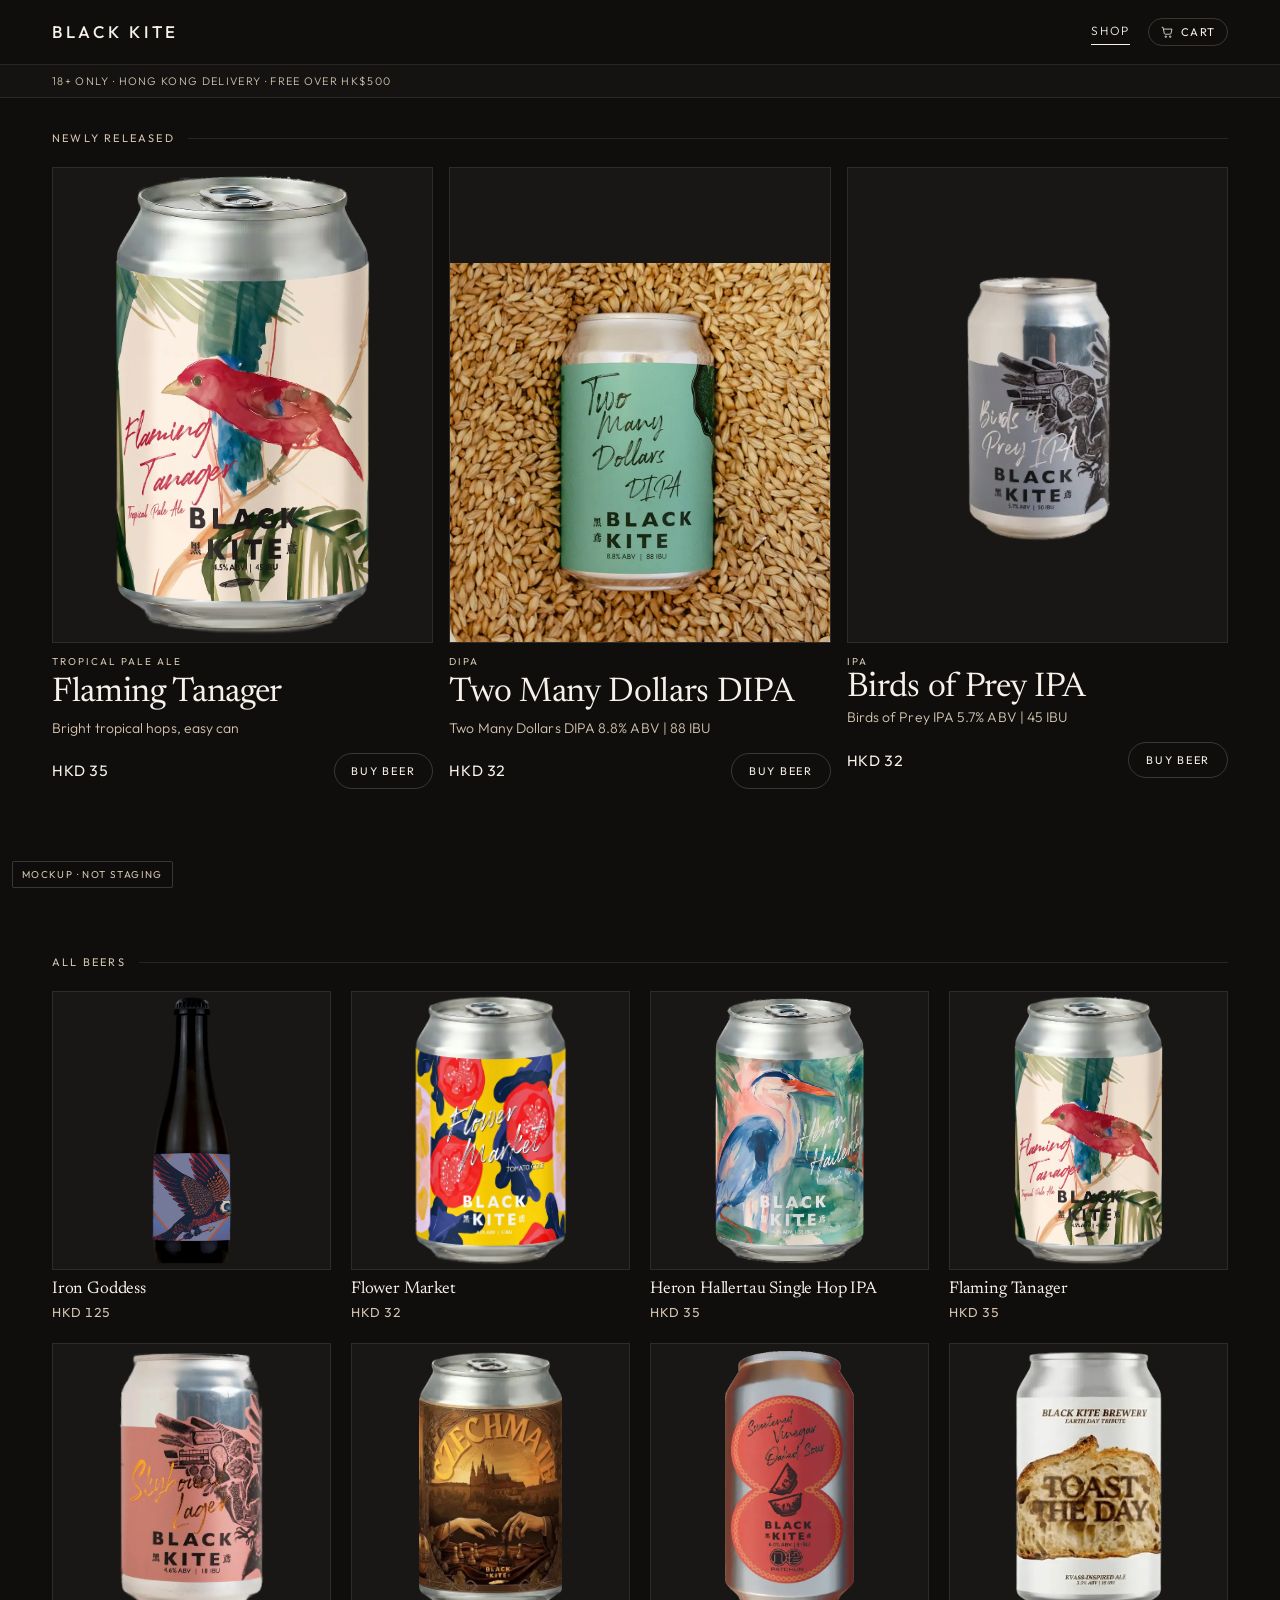
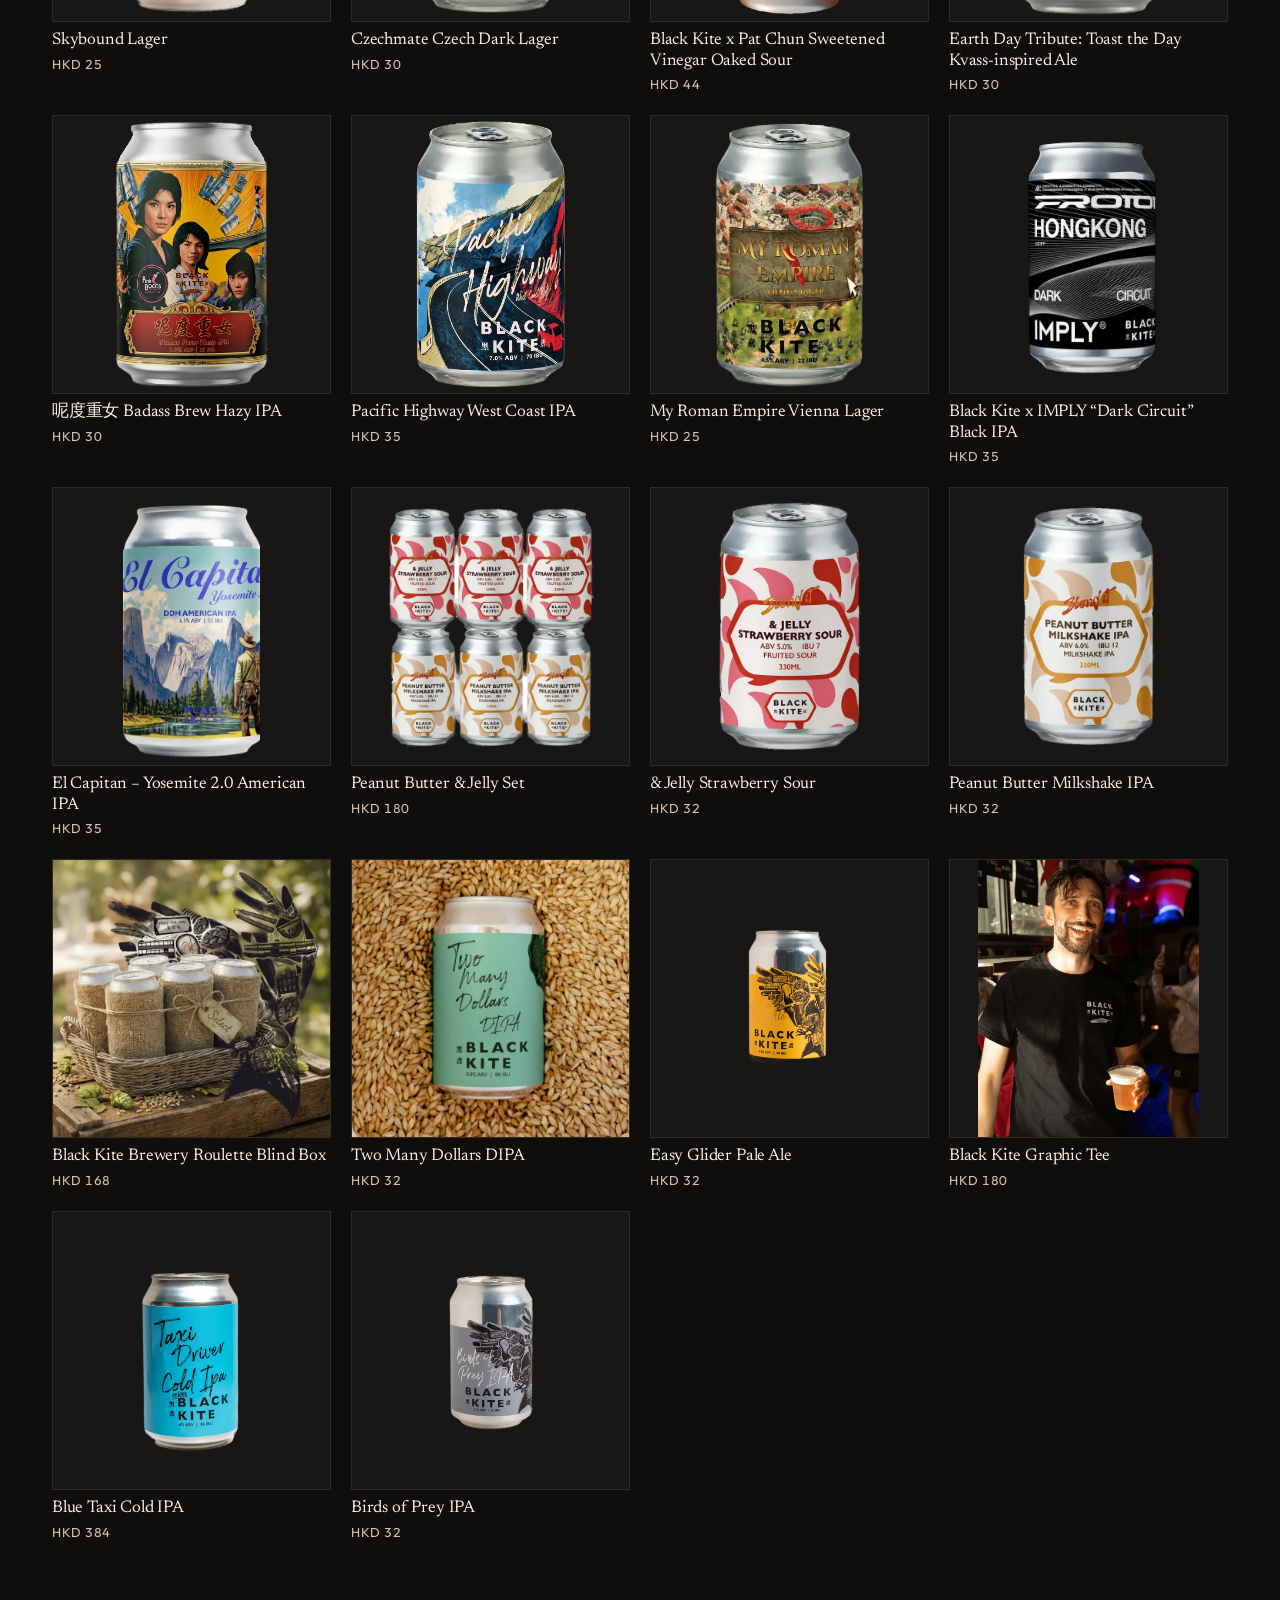
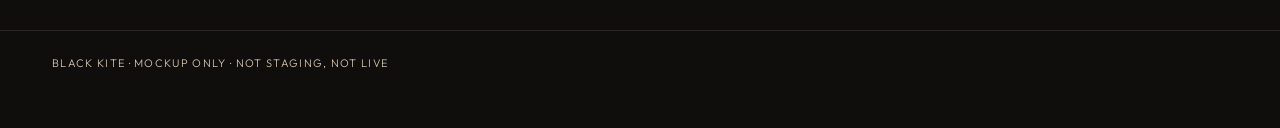
<file: shop-mocks-2026-11-12/graza-tighten/index.html>
<!--
  t580u · t579u · t579s2209 · t300u · t199u · t183u · t179u · t167u · Soft HOLD · claim_ge_99=false · mockup FIRST nothing staging/WP/live.
  Copy of the t78u Graza pack, amended in this folder only. No lifestyle hero. No typographic film hero.
  Newly Released uses official hover clips copied from the t78u cooler tree; not remade.
  Product / Shop / Buy beer links keep existing https://blackkite.hk/bkstaging/… hrefs (not a site apply).
  Flower Market is a tomato gose, not an IPA. Unpack, zip, and t354/t382 folders were not edited.
-->
<!DOCTYPE html>
<html lang="en">
<head>
<meta charset="utf-8">
<meta name="viewport" content="width=device-width, initial-scale=1">
<title>BLACK KITE — Beer Shop (Mockup)</title>
<meta name="description" content="BLACK KITE — small-batch craft beer. Mockup only, not staging.">
<link rel="preconnect" href="https://fonts.googleapis.com">
<link rel="preconnect" href="https://fonts.gstatic.com" crossorigin>
<link href="https://fonts.googleapis.com/css2?family=Newsreader:ital,opsz,wght@0,6..72,300..500;1,6..72,300..400&family=Outfit:wght@300;400;500;600&display=swap" rel="stylesheet">
<style>

  :root{
    --ground:#100e0c;
    --cream:#f7f1ea;
    --mute:#d4c4b0;
    --line:rgba(212,196,176,.22);
    --line-soft:rgba(212,196,176,.12);
    --tile:rgba(247,241,234,.035);
    --pad:1.25rem;
  }

  *,*::before,*::after{box-sizing:border-box;}

  html{-webkit-text-size-adjust:100%;}

  body{
    margin:0;
    background:var(--ground);
    color:var(--cream);
    font-family:"Outfit",system-ui,-apple-system,"Segoe UI",sans-serif;
    font-weight:300;
    font-size:16px;
    line-height:1.5;
    letter-spacing:.005em;
    -webkit-font-smoothing:antialiased;
  }

  img{display:block;max-width:100%;height:auto;}

  a{color:inherit;}

  .product-link{
    color:inherit;
    text-decoration:none;
  }

  .card > .product-link{
    display:flex;
    flex-direction:column;
  }

  :focus-visible{
    outline:2px solid var(--cream);
    outline-offset:3px;
    border-radius:2px;
  }

  .badge{
    position:fixed;
    left:.75rem;
    bottom:.75rem;
    z-index:60;
    margin:0;
    padding:.3rem .55rem;
    font-family:"Outfit",sans-serif;
    font-size:.625rem;
    font-weight:400;
    letter-spacing:.14em;
    text-transform:uppercase;
    color:var(--mute);
    background:rgba(16,14,12,.82);
    border:1px solid var(--line);
    border-radius:2px;
    pointer-events:none;
  }

  .site-header{
    position:sticky;
    top:0;
    z-index:50;
    background:var(--ground);
    border-bottom:1px solid var(--line-soft);
  }

  .header-inner{
    display:flex;
    align-items:center;
    justify-content:space-between;
    gap:1rem;
    padding:.9rem var(--pad);
    max-width:1240px;
    margin:0 auto;
  }

  .wordmark{
    margin:0;
    font-family:"Outfit",sans-serif;
    font-size:.95rem;
    font-weight:500;
    letter-spacing:.22em;
    text-transform:uppercase;
    color:var(--cream);
    text-decoration:none;
    white-space:nowrap;
  }

  .nav{
    display:flex;
    align-items:center;
    gap:1.1rem;
  }

  .nav a{
    font-size:.75rem;
    letter-spacing:.16em;
    text-transform:uppercase;
    text-decoration:none;
    color:var(--mute);
    padding:.25rem 0;
    border-bottom:1px solid transparent;
  }

  .nav a[aria-current="page"]{
    color:var(--cream);
    border-bottom-color:var(--cream);
  }

  .cart{
    display:inline-flex;
    align-items:center;
    gap:.4rem;
    background:none;
    border:1px solid var(--line);
    border-radius:999px;
    color:var(--cream);
    font-family:"Outfit",sans-serif;
    font-size:.7rem;
    letter-spacing:.14em;
    text-transform:uppercase;
    padding:.4rem .7rem;
    cursor:pointer;
  }

  .cart svg{width:14px;height:14px;stroke:currentColor;fill:none;stroke-width:1.4;}

  .banner{
    border-bottom:1px solid var(--line-soft);
    background:rgba(247,241,234,.02);
  }

  .banner p{
    max-width:1240px;
    margin:0 auto;
    padding:.5rem var(--pad);
    font-size:.6875rem;
    letter-spacing:.12em;
    text-transform:uppercase;
    color:var(--mute);
  }

  .visually-hidden{
    position:absolute !important;
    width:1px;
    height:1px;
    padding:0;
    margin:-1px;
    overflow:hidden;
    clip:rect(0,0,0,0);
    white-space:nowrap;
    border:0;
  }

  .band-b-tight{
    display:grid;
    grid-template-columns:repeat(2,minmax(0,1fr));
    gap:.9rem;
  }

  .band-b-tight + .band-b{margin-top:.9rem;}

  main{
    max-width:1240px;
    margin:0 auto;
    padding:2rem var(--pad) 4.5rem;
  }

  .section + .section{margin-top:3.25rem;}

  .section-label{
    display:flex;
    align-items:center;
    gap:.85rem;
    margin:0 0 1.25rem;
    font-family:"Outfit",sans-serif;
    font-size:.6875rem;
    font-weight:400;
    letter-spacing:.2em;
    text-transform:uppercase;
    color:var(--mute);
  }

  .section-label::after{
    content:"";
    flex:1 1 auto;
    height:1px;
    background:var(--line-soft);
  }

  .band-a{
    display:grid;
    grid-template-columns:1fr;
    gap:1.5rem;
  }

  .card{
    display:flex;
    flex-direction:column;
    background:transparent;
  }


  .card-media{
    position:relative;
    margin:0;
    overflow:hidden;
    background:var(--tile);
    border:1px solid var(--line-soft);
  }

  .card-media img{
    width:100%;
    aspect-ratio:4/5;
    object-fit:contain;
    object-position:center bottom;
    background:transparent;
  }

  .card-body{
    display:flex;
    flex-direction:column;
    gap:.35rem;
    padding-top:.9rem;
  }

  .eyebrow{
    margin:0;
    font-family:"Outfit",sans-serif;
    font-size:.625rem;
    font-weight:400;
    letter-spacing:.2em;
    text-transform:uppercase;
    color:var(--mute);
  }

  .card-title{
    margin:0;
    font-family:"Newsreader",Georgia,serif;
    font-weight:400;
    font-size:1.75rem;
    line-height:1.12;
    letter-spacing:-.01em;
    color:var(--cream);
  }

  .promise{
    margin:0;
    font-size:.875rem;
    color:var(--mute);
  }

  .card-foot{
    display:flex;
    align-items:center;
    justify-content:space-between;
    gap:1rem;
    margin-top:.85rem;
  }

  .price{
    font-family:"Outfit",sans-serif;
    font-size:.9375rem;
    font-weight:400;
    letter-spacing:.04em;
    color:var(--cream);
    font-variant-numeric:tabular-nums;
  }

  .chip{
    display:inline-block;
    padding:.55rem 1.05rem;
    border:1px solid var(--line);
    border-radius:999px;
    background:transparent;
    color:var(--cream);
    font-family:"Outfit",sans-serif;
    font-size:.6875rem;
    font-weight:400;
    letter-spacing:.16em;
    text-transform:uppercase;
    text-decoration:none;
    white-space:nowrap;
    transition:border-color .18s ease, color .18s ease;
  }

  .chip:hover{border-color:var(--cream);}

  .band-b{
    display:grid;
    grid-template-columns:repeat(2,minmax(0,1fr));
    gap:.9rem;
  }

  .mini .card-media img{
    aspect-ratio:1/1;
    object-fit:contain;
    object-position:center bottom;
    background:transparent;
  }

  .mini .card-body{
    gap:.2rem;
    padding-top:.6rem;
  }

  .mini .card-title{
    font-size:1.0625rem;
    line-height:1.2;
  }

  .mini .price{
    font-size:.8125rem;
    color:var(--mute);
  }

  .site-footer{
    border-top:1px solid var(--line-soft);
  }

  .site-footer p{
    max-width:1240px;
    margin:0 auto;
    padding:1.5rem var(--pad) 3.5rem;
    font-size:.6875rem;
    letter-spacing:.12em;
    text-transform:uppercase;
    color:var(--mute);
  }

  @media (min-width:768px){
    :root{--pad:2rem;}
    .header-inner{padding:1.1rem var(--pad);}
    .wordmark{font-size:1.05rem;}
    main{padding:3rem var(--pad) 5.5rem;}
    .band-b-tight{
      grid-template-columns:repeat(3,minmax(0,1fr));
      gap:1.25rem;
    }
    .band-b-tight + .band-b{margin-top:1.25rem;}
    .band-a{
      grid-template-columns:repeat(3,minmax(0,1fr));
      gap:2rem 1.75rem;
    }
    .card-title{font-size:2.125rem;}
    .band-b{
      grid-template-columns:repeat(3,minmax(0,1fr));
      gap:1.25rem;
    }
    .section + .section{margin-top:4.5rem;}
  }

  @media (min-width:1080px){
    .band-a{
      grid-template-columns:repeat(3,minmax(0,1fr));
      gap:1.1rem 1rem;
    }
    .band-a .card-body{padding-top:.65rem;}
    .band-a .card-foot{margin-top:.55rem;}
    .band-b{grid-template-columns:repeat(4,minmax(0,1fr));}
    .band-b-tight{
      grid-template-columns:repeat(4,minmax(0,1fr));
      gap:0.7rem;
    }
    .band-b-tight .card-media img{aspect-ratio:4/5;}
    main{padding:2rem var(--pad) 5.5rem;}
    .section + .section{margin-top:2.5rem;}
  }

  @media (prefers-reduced-motion:reduce){
    *,*::before,*::after{
      animation-duration:.001ms !important;
      animation-iteration-count:1 !important;
      transition-duration:.001ms !important;
      scroll-behavior:auto !important;
    }
  }

  .card-hover-video{
    position:absolute;
    left:0;
    right:0;
    top:0;
    bottom:0;
    width:100%;
    height:100%;
    object-fit:contain;
    object-position:center bottom;
    opacity:0;
    pointer-events:none;
    background:var(--tile);
  }
  @media (hover:hover) and (pointer:fine){
    .card.has-hover-video:hover .card-hover-video,
    .card.has-hover-video:focus-within .card-hover-video{opacity:1;}
  }
  .card.has-hover-video.is-playing .card-hover-video{opacity:1;}
  @media (prefers-reduced-motion:reduce){
    .card-hover-video{display:none;}
  }

  /* First view is header + banner + Newly Released only; All beers starts below. */
  .section[aria-labelledby="newly-released"]{
    min-height:calc(100svh - 7.25rem);
    box-sizing:border-box;
  }
</style>
</head>
<body>

<p class="badge">MOCKUP · not staging</p>

<header class="site-header">
  <div class="header-inner">
    <a class="wordmark" href="#">Black Kite</a>
    <nav class="nav" aria-label="Primary">
      <a href="#" aria-current="page">Shop</a>
      <button class="cart" type="button" aria-label="Cart, 0 items">
        <svg viewBox="0 0 24 24" aria-hidden="true" focusable="false">
          <path d="M3 4h2.2l2.1 10.2a2 2 0 0 0 2 1.6h7.6a2 2 0 0 0 2-1.6L20.5 7H6.2"/>
          <circle cx="10" cy="20" r="1.3"/>
          <circle cx="17.5" cy="20" r="1.3"/>
        </svg>
        <span>Cart</span>
      </button>
    </nav>
  </div>
</header>

<div class="banner">
  <p>18+ only · Hong Kong delivery · Free over HK$500</p>
</div>

<main>

  <section class="section" aria-labelledby="newly-released">
    <h2 class="section-label" id="newly-released">Newly released</h2>

    <div class="band-a">

      <article class="card has-hover-video">
        <a class="product-link" href="flaming-tanager.html">
          <figure class="card-media">
            <img src="assets/3144-tanager-product-shot.png" alt="Flaming Tanager, product still" width="800" height="1000" loading="eager" fetchpriority="high" decoding="async">
            <video class="card-hover-video" muted loop playsinline webkit-playsinline preload="auto" aria-hidden="true">
              <source src="assets/hover-flaming-tanager-story.mp4" type="video/mp4">
            </video>
          </figure>
          <div class="card-body">
            <p class="eyebrow">Tropical Pale Ale</p>
            <h3 class="card-title">Flaming Tanager</h3>
            <p class="promise">Bright tropical hops, easy can</p>
            <div class="card-foot">
              <span class="price">HKD 35</span>
              <span class="chip">Buy beer</span>
            </div>
          </div>
        </a>
      </article>

      <article class="card has-hover-video">
        <a class="product-link" href="two-many-dollars.html">
          <figure class="card-media">
            <img src="assets/2124-artboard-2-1-1.webp" alt="Two Many Dollars DIPA, product still" width="800" height="1000" loading="eager" decoding="async">
            <video class="card-hover-video" muted loop playsinline webkit-playsinline preload="auto" poster="assets/hover-two-many-dollars-poster.jpg" aria-hidden="true">
              <source src="assets/hover-two-many-dollars-web.mp4" type="video/mp4">
            </video>
          </figure>
          <div class="card-body">
            <p class="eyebrow">DIPA</p>
            <h3 class="card-title">Two Many Dollars DIPA</h3>
            <p class="promise">Two Many Dollars DIPA 8.8% ABV | 88 IBU</p>
            <div class="card-foot">
              <span class="price">HKD 32</span>
              <span class="chip">Buy beer</span>
            </div>
          </div>
        </a>
      </article>

      <article class="card has-hover-video">
        <a class="product-link" href="#">
          <figure class="card-media">
            <img src="assets/92-dsc08374-1.png" alt="Birds of Prey IPA, product still" width="800" height="1000" loading="eager" decoding="async">
            <video class="card-hover-video" muted loop playsinline webkit-playsinline preload="auto" poster="assets/hover-birds-of-prey-poster.jpg" aria-hidden="true">
              <source src="assets/hover-birds-of-prey-web.mp4" type="video/mp4">
            </video>
          </figure>
          <div class="card-body">
            <p class="eyebrow">IPA</p>
            <h3 class="card-title">Birds of Prey IPA</h3>
            <p class="promise">Birds of Prey IPA 5.7% ABV | 45 IBU</p>
            <div class="card-foot">
              <span class="price">HKD 32</span>
              <a class="chip" href="#">Buy beer</a>
            </div>
          </div>
        </a>
      </article>

    </div>
  </section>

  <section class="section" aria-labelledby="all-beers">
    <h2 class="section-label" id="all-beers">All beers</h2>

    <div class="band-b">

      <article class="card mini">
        <a class="product-link" href="#">
          <figure class="card-media">
            <img src="assets/3166-iron-goddess-shop-product-shot.png" alt="Iron Goddess, product still" width="600" height="800" loading="eager" decoding="async">
          </figure>
          <div class="card-body">
            <h3 class="card-title">Iron Goddess</h3>
            <span class="price">HKD 125</span>
          </div>
        </a>
      </article>

      <article class="card mini">
        <a class="product-link" href="#">
          <figure class="card-media">
            <img src="assets/3155-flower-market-product-shot.png" alt="Flower Market, product still" width="600" height="800" loading="eager" decoding="async">
          </figure>
          <div class="card-body">
            <h3 class="card-title">Flower Market</h3>
            <span class="price">HKD 32</span>
          </div>
        </a>
      </article>

      <article class="card mini">
        <a class="product-link" href="#">
          <figure class="card-media">
            <img src="assets/3149-heron-product-shot.png" alt="Heron Hallertau Single Hop IPA, product still" width="600" height="800" loading="eager" decoding="async">
          </figure>
          <div class="card-body">
            <h3 class="card-title">Heron Hallertau Single Hop IPA</h3>
            <span class="price">HKD 35</span>
          </div>
        </a>
      </article>

      <article class="card mini">
        <a class="product-link" href="flaming-tanager.html">
          <figure class="card-media">
            <img src="assets/3144-tanager-product-shot.png" alt="Flaming Tanager, product still" width="600" height="800" loading="eager" decoding="async">
          </figure>
          <div class="card-body">
            <h3 class="card-title">Flaming Tanager</h3>
            <span class="price">HKD 35</span>
          </div>
        </a>
      </article>

      <article class="card mini">
        <a class="product-link" href="#">
          <figure class="card-media">
            <img src="assets/3135-dsc08369.png" alt="Skybound Lager, product still" width="600" height="800" loading="eager" decoding="async">
          </figure>
          <div class="card-body">
            <h3 class="card-title">Skybound Lager</h3>
            <span class="price">HKD 25</span>
          </div>
        </a>
      </article>

      <article class="card mini">
        <a class="product-link" href="#">
          <figure class="card-media">
            <img src="assets/2284-czechmate-product-shot-e1783323992765.webp" alt="Czechmate Czech Dark Lager, product still" width="600" height="800" loading="eager" decoding="async">
          </figure>
          <div class="card-body">
            <h3 class="card-title">Czechmate Czech Dark Lager</h3>
            <span class="price">HKD 30</span>
          </div>
        </a>
      </article>

      <article class="card mini">
        <a class="product-link" href="#">
          <figure class="card-media">
            <img src="assets/2269-untitled-1.webp" alt="Black Kite x Pat Chun Sweetened Vinegar Oaked Sour, product still" width="600" height="800" loading="eager" decoding="async">
          </figure>
          <div class="card-body">
            <h3 class="card-title">Black Kite x Pat Chun Sweetened Vinegar Oaked Sour</h3>
            <span class="price">HKD 44</span>
          </div>
        </a>
      </article>

      <article class="card mini">
        <a class="product-link" href="#">
          <figure class="card-media">
            <img src="assets/2264-toast-the-day-product-shot.webp" alt="Earth Day Tribute: Toast the Day Kvass-inspired Ale, product still" width="600" height="800" loading="eager" decoding="async">
          </figure>
          <div class="card-body">
            <h3 class="card-title">Earth Day Tribute: Toast the Day Kvass-inspired Ale</h3>
            <span class="price">HKD 30</span>
          </div>
        </a>
      </article>

      <article class="card mini">
        <a class="product-link" href="#">
          <figure class="card-media">
            <img src="assets/2258-badass-brew-product-shot.png" alt="呢度重女 Badass Brew Hazy IPA, product still" width="600" height="800" loading="eager" decoding="async">
          </figure>
          <div class="card-body">
            <h3 class="card-title">呢度重女 Badass Brew Hazy IPA</h3>
            <span class="price">HKD 30</span>
          </div>
        </a>
      </article>

      <article class="card mini">
        <a class="product-link" href="#">
          <figure class="card-media">
            <img src="assets/2253-firefly-4.webp" alt="Pacific Highway West Coast IPA, product still" width="600" height="800" loading="eager" decoding="async">
          </figure>
          <div class="card-body">
            <h3 class="card-title">Pacific Highway West Coast IPA</h3>
            <span class="price">HKD 35</span>
          </div>
        </a>
      </article>

      <article class="card mini">
        <a class="product-link" href="#">
          <figure class="card-media">
            <img src="assets/2246-gemini_generated_image_ashpayashpayashp.png" alt="My Roman Empire Vienna Lager, product still" width="600" height="800" loading="eager" decoding="async">
          </figure>
          <div class="card-body">
            <h3 class="card-title">My Roman Empire Vienna Lager</h3>
            <span class="price">HKD 25</span>
          </div>
        </a>
      </article>

      <article class="card mini">
        <a class="product-link" href="#">
          <figure class="card-media">
            <img src="assets/2240-adobe-express-file-1.webp" alt="Black Kite x IMPLY “Dark Circuit” Black IPA, product still" width="600" height="800" loading="eager" decoding="async">
          </figure>
          <div class="card-body">
            <h3 class="card-title">Black Kite x IMPLY “Dark Circuit” Black IPA</h3>
            <span class="price">HKD 35</span>
          </div>
        </a>
      </article>

      <article class="card mini">
        <a class="product-link" href="#">
          <figure class="card-media">
            <img src="assets/2236-yosemite-2-product-shot.webp" alt="El Capitan – Yosemite 2.0 American IPA, product still" width="600" height="800" loading="eager" decoding="async">
          </figure>
          <div class="card-body">
            <h3 class="card-title">El Capitan – Yosemite 2.0 American IPA</h3>
            <span class="price">HKD 35</span>
          </div>
        </a>
      </article>

      <article class="card mini">
        <a class="product-link" href="#">
          <figure class="card-media">
            <img src="assets/2233-1774335491267-019d1ea2-cbc4-791f-8e11-2cccbb0bab.png" alt="Peanut Butter &amp; Jelly Set, product still" width="600" height="800" loading="eager" decoding="async">
          </figure>
          <div class="card-body">
            <h3 class="card-title">Peanut Butter &amp; Jelly Set</h3>
            <span class="price">HKD 180</span>
          </div>
        </a>
      </article>

      <article class="card mini">
        <a class="product-link" href="#">
          <figure class="card-media">
            <img src="assets/2221-1774493119271-019d2807-e7c2-75b3-b8de-cde26d82dd.png" alt="&amp; Jelly Strawberry Sour, product still" width="600" height="800" loading="eager" decoding="async">
          </figure>
          <div class="card-body">
            <h3 class="card-title">&amp; Jelly Strawberry Sour</h3>
            <span class="price">HKD 32</span>
          </div>
        </a>
      </article>

      <article class="card mini">
        <a class="product-link" href="#">
          <figure class="card-media">
            <img src="assets/2217-from_the_label_of_the_can_remo_nano_banana_2_092.png" alt="Peanut Butter Milkshake IPA, product still" width="600" height="800" loading="eager" decoding="async">
          </figure>
          <div class="card-body">
            <h3 class="card-title">Peanut Butter Milkshake IPA</h3>
            <span class="price">HKD 32</span>
          </div>
        </a>
      </article>

      <article class="card mini">
        <a class="product-link" href="#">
          <figure class="card-media">
            <img src="assets/2213-bk-blink-box-e1764044521331.webp" alt="Black Kite Brewery Roulette Blind Box, product still" width="600" height="800" loading="eager" decoding="async">
          </figure>
          <div class="card-body">
            <h3 class="card-title">Black Kite Brewery Roulette Blind Box</h3>
            <span class="price">HKD 168</span>
          </div>
        </a>
      </article>

      <article class="card mini">
        <a class="product-link" href="two-many-dollars.html">
          <figure class="card-media">
            <img src="assets/2124-artboard-2-1-1.webp" alt="Two Many Dollars DIPA, product still" width="600" height="800" loading="eager" decoding="async">
          </figure>
          <div class="card-body">
            <h3 class="card-title">Two Many Dollars DIPA</h3>
            <span class="price">HKD 32</span>
          </div>
        </a>
      </article>

      <article class="card mini">
        <a class="product-link" href="#">
          <figure class="card-media">
            <img src="assets/2120-dsc08419.png" alt="Easy Glider Pale Ale, product still" width="600" height="800" loading="eager" decoding="async">
          </figure>
          <div class="card-body">
            <h3 class="card-title">Easy Glider Pale Ale</h3>
            <span class="price">HKD 32</span>
          </div>
        </a>
      </article>

      <article class="card mini">
        <a class="product-link" href="#">
          <figure class="card-media">
            <img src="assets/1200-artboard-2-1.webp" alt="Black Kite Graphic Tee, product still" width="600" height="800" loading="eager" decoding="async">
          </figure>
          <div class="card-body">
            <h3 class="card-title">Black Kite Graphic Tee</h3>
            <span class="price">HKD 180</span>
          </div>
        </a>
      </article>

      <article class="card mini">
        <a class="product-link" href="#">
          <figure class="card-media">
            <img src="assets/1135-blue-taxi-pp.png" alt="Blue Taxi Cold IPA, product still" width="600" height="800" loading="eager" decoding="async">
          </figure>
          <div class="card-body">
            <h3 class="card-title">Blue Taxi Cold IPA</h3>
            <span class="price">HKD 384</span>
          </div>
        </a>
      </article>

      <article class="card mini">
        <a class="product-link" href="#">
          <figure class="card-media">
            <img src="assets/92-dsc08374-1.png" alt="Birds of Prey IPA, product still" width="600" height="800" loading="eager" decoding="async">
          </figure>
          <div class="card-body">
            <h3 class="card-title">Birds of Prey IPA</h3>
            <span class="price">HKD 32</span>
          </div>
        </a>
      </article>

    </div>
  </section>

</main>

<footer class="site-footer">
  <p>Black Kite · Mockup only · Not staging, not live</p>
</footer>

<script>
(function(){
  document.querySelectorAll('a[href="#"]').forEach(function(a){
    a.addEventListener('click', function(e){ e.preventDefault(); });
  });
})();
</script>


<script>
  (function () {
    var reduce = window.matchMedia("(prefers-reduced-motion: reduce)").matches;
    var fine = window.matchMedia("(hover: hover) and (pointer: fine)").matches;
    document.querySelectorAll(".card.has-hover-video").forEach(function (card) {
      var v = card.querySelector(".card-hover-video");
      if (!v) return;
      v.muted = true;
      if (reduce) return;
      if (fine) {
        function play() { v.play().catch(function () {}); }
        function stop() { v.pause(); try { v.currentTime = 0; } catch (e) {} }
        card.addEventListener("mouseenter", play);
        card.addEventListener("mouseleave", stop);
        card.addEventListener("focusin", play);
        card.addEventListener("focusout", function () { if (!card.matches(":hover")) stop(); });
      } else {
        function play() {
          card.classList.add("is-playing");
          v.play().catch(function () {});
        }
        function stop() {
          card.classList.remove("is-playing");
          v.pause();
          try { v.currentTime = 0; } catch (e) {}
        }
        function stopOthers() {
          document.querySelectorAll(".card.has-hover-video.is-playing").forEach(function (other) {
            if (other === card) return;
            other.classList.remove("is-playing");
            var ov = other.querySelector(".card-hover-video");
            if (!ov) return;
            ov.pause();
            try { ov.currentTime = 0; } catch (e) {}
          });
        }
        card.addEventListener("click", function (ev) {
          if (ev.target.closest("a.chip")) return;
          var media = ev.target.closest(".card-media");
          var link = ev.target.closest("a.product-link");
          var href = link && link.getAttribute("href");
          if (href && href !== "#" && !media) return;
          ev.preventDefault();
          ev.stopPropagation();
          if (card.classList.contains("is-playing")) stop();
          else { stopOthers(); play(); }
        });
        document.addEventListener("click", function (ev) {
          if (!card.contains(ev.target) && card.classList.contains("is-playing")) stop();
        });
        if ("IntersectionObserver" in window) {
          var io = new IntersectionObserver(function (entries) {
            entries.forEach(function (en) {
              if (!en.isIntersecting && card.classList.contains("is-playing")) stop();
            });
          }, { threshold: 0 });
          io.observe(card);
        }
      }
    });
  })();
</script>
</body>
</html>
</file>
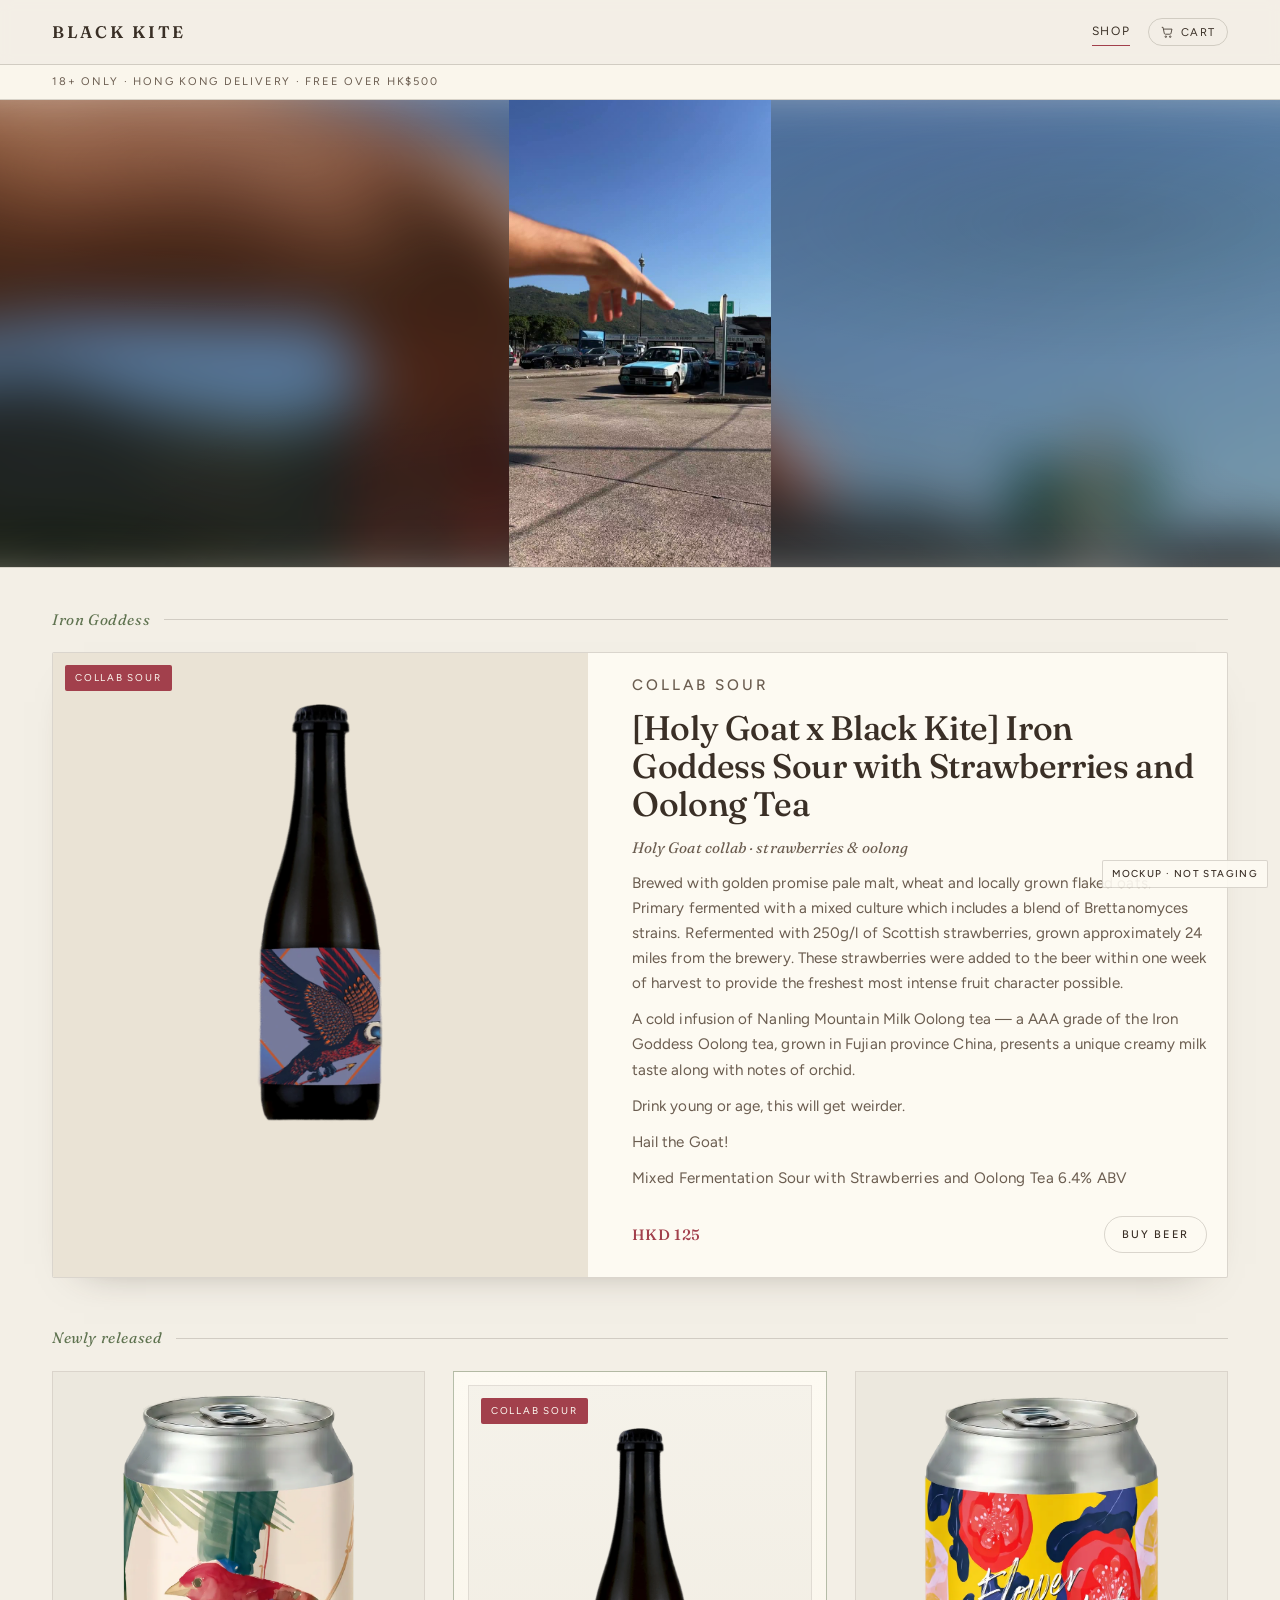
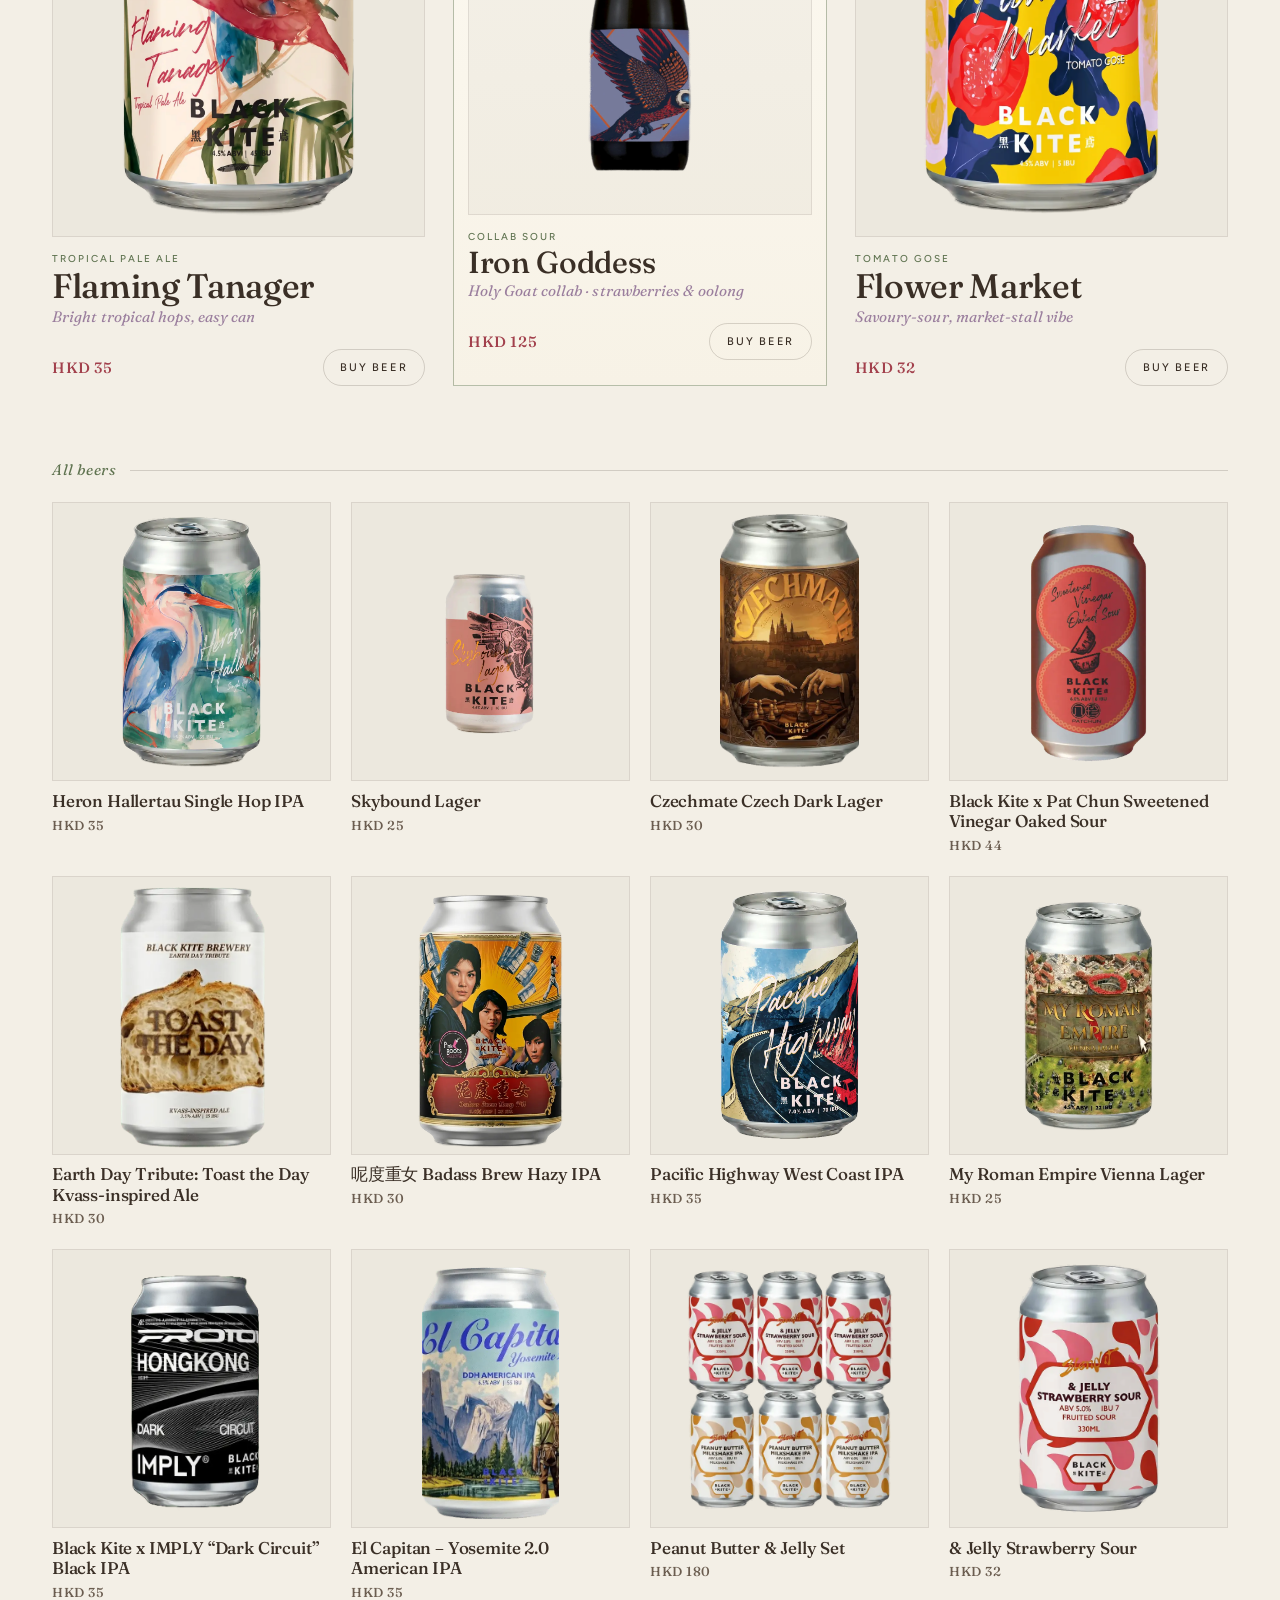
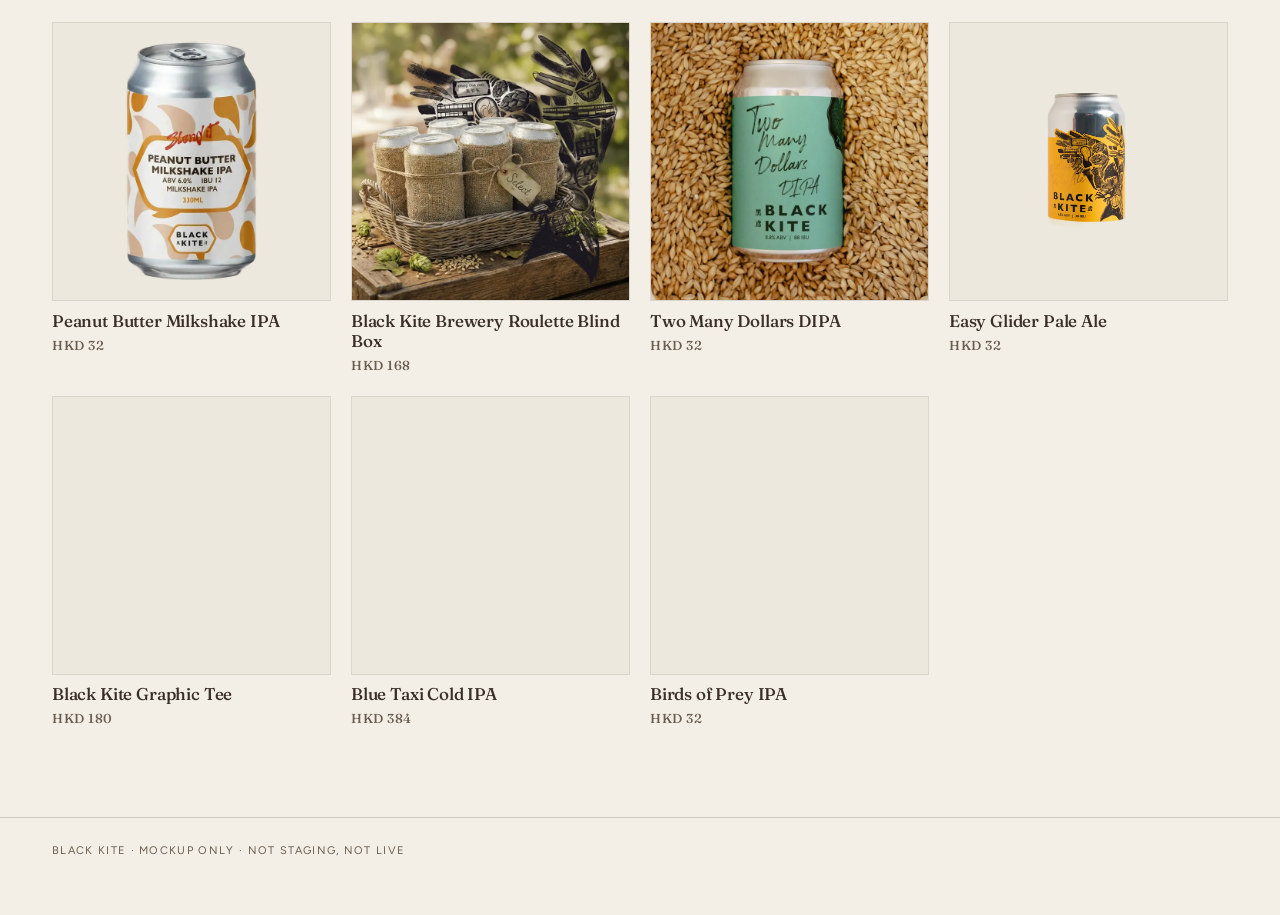
<file: shop-mocks-2026-11-12/iron-goddess/index.html>
<!--
  t354u · bk-shop-mocks-iron-flower · Soft HOLD · claim_ge_99=false · mockup only, not staging / live / page 4.
  Copied from Graza pack mockup-t300u-tanager-hk (index.md5 df66729100b52c6016757437c4047f2c), then restyled.
  Do not treat this as a live apply or a quality claim.
-->
<!DOCTYPE html>
<html lang="en">
<head>
<meta charset="utf-8">
<meta name="viewport" content="width=device-width, initial-scale=1">
<title>BLACK KITE — Iron Goddess (Mockup)</title>
<meta name="description" content="BLACK KITE — beer shop mockup only, not staging.">
<link rel="preconnect" href="https://fonts.googleapis.com">
<link rel="preconnect" href="https://fonts.gstatic.com" crossorigin>
<link href="https://fonts.googleapis.com/css2?family=Fraunces:ital,opsz,wght@0,9..144,300..700;1,9..144,300..600&family=Figtree:wght@300..700&display=swap" rel="stylesheet">
<style>
:root{
    --paper:#f3efe6;
    --paper-2:#faf6ec;
    --cream:#fdfaf2;
    --ink:#3a2f26;
    --ink-soft:#6b5d50;
    --strawberry:#a2404c;
    --oolong:#5f7350;
    --orchid:#9b7f9e;
    --rule:rgba(58,47,38,.18);
    --rule-soft:rgba(58,47,38,.1);
    --pad:1.25rem;
    --serif:"Fraunces",Georgia,"Times New Roman",serif;
    --sans:"Figtree",system-ui,-apple-system,"Segoe UI",sans-serif;
  }
  *,*::before,*::after{box-sizing:border-box;}
  html{-webkit-text-size-adjust:100%;}
  body{
    margin:0;
    background:var(--paper);
    color:var(--ink);
    font-family:var(--sans);
    font-weight:400;
    font-size:16px;
    line-height:1.6;
    letter-spacing:.005em;
    -webkit-font-smoothing:antialiased;
  }
  img{display:block;max-width:100%;height:auto;}
  a{color:inherit;}
  .product-link{color:inherit;text-decoration:none;}
  .card > .product-link{display:flex;flex-direction:column;}
  :focus-visible{outline:2px solid var(--strawberry);outline-offset:3px;border-radius:2px;}

  .badge{
    position:fixed;
    right:.75rem;
    bottom:.75rem;
    z-index:60;
    margin:0;
    padding:.3rem .55rem;
    font-family:var(--sans);
    font-size:.625rem;
    font-weight:500;
    letter-spacing:.14em;
    text-transform:uppercase;
    color:var(--ink);
    background:rgba(253,250,242,.92);
    border:1px solid var(--rule);
    border-radius:2px;
    pointer-events:none;
  }

  .site-header{
    position:sticky;
    top:0;
    z-index:50;
    background:rgba(243,239,230,.94);
    backdrop-filter:blur(6px);
    border-bottom:1px solid var(--rule);
  }
  .header-inner{
    display:flex;
    align-items:center;
    justify-content:space-between;
    gap:1rem;
    padding:.9rem var(--pad);
    max-width:1240px;
    margin:0 auto;
  }
  .wordmark{
    margin:0;
    font-family:var(--serif);
    font-size:.95rem;
    font-weight:600;
    letter-spacing:.16em;
    text-transform:uppercase;
    color:var(--ink);
    text-decoration:none;
    white-space:nowrap;
  }
  .nav{display:flex;align-items:center;gap:1.1rem;}
  .nav a{
    font-size:.75rem;
    letter-spacing:.14em;
    text-transform:uppercase;
    text-decoration:none;
    color:var(--ink-soft);
    padding:.25rem 0;
    border-bottom:1px solid transparent;
  }
  .nav a[aria-current="page"],.nav a:hover,.nav a:focus-visible{
    color:var(--ink);
    border-bottom-color:var(--strawberry);
  }
  .cart{
    display:inline-flex;
    align-items:center;
    gap:.4rem;
    background:transparent;
    border:1px solid var(--rule);
    border-radius:999px;
    color:var(--ink);
    font-family:var(--sans);
    font-size:.7rem;
    letter-spacing:.14em;
    text-transform:uppercase;
    padding:.4rem .7rem;
    cursor:pointer;
  }
  .cart svg{width:14px;height:14px;stroke:currentColor;fill:none;stroke-width:1.4;}
  .banner{border-bottom:1px solid var(--rule);background:var(--paper-2);}
  .banner p{
    max-width:1240px;
    margin:0 auto;
    padding:.5rem var(--pad);
    font-size:.6875rem;
    letter-spacing:.16em;
    text-transform:uppercase;
    color:var(--ink-soft);
  }
  .visually-hidden{
    position:absolute !important;width:1px;height:1px;padding:0;margin:-1px;
    overflow:hidden;clip:rect(0,0,0,0);white-space:nowrap;border:0;
  }

  .lifestyle-hero{
    position:relative;
    width:100%;
    overflow:hidden;
    isolation:isolate;
    background:var(--paper-2);
    border-bottom:1px solid var(--rule);
    height:min(42vh,360px);
    min-height:220px;
  }
  .lifestyle-hero-bleed{
    position:absolute;
    inset:0;
    width:100%;
    height:100%;
    object-fit:cover;
    object-position:center 35%;
    filter:blur(28px) saturate(1.05) brightness(.7);
    transform:scale(1.12);
    pointer-events:none;
    user-select:none;
  }
  .lifestyle-hero video{
    position:relative;
    z-index:1;
    display:block;
    width:100%;
    height:100%;
    object-fit:cover;
    object-position:center 35%;
    background:transparent;
  }
  .lifestyle-hero::after{
    content:"";
    position:absolute;
    inset:0;
    z-index:2;
    pointer-events:none;
    mix-blend-mode:multiply;
    opacity:.9;
    background:
      radial-gradient(58% 48% at 18% 14%,rgba(155,127,158,.24),transparent 70%),
      radial-gradient(52% 44% at 86% 26%,rgba(95,115,80,.22),transparent 70%),
      radial-gradient(72% 58% at 50% 102%,rgba(162,64,76,.14),transparent 76%);
  }

  main{max-width:1240px;margin:0 auto;padding:2rem var(--pad) 4.5rem;}
  .section + .section{margin-top:3.25rem;}
  .section-label{
    display:flex;
    align-items:center;
    gap:.85rem;
    margin:0 0 1.25rem;
    font-family:var(--serif);
    font-style:italic;
    font-weight:400;
    font-size:.95rem;
    letter-spacing:.04em;
    color:var(--oolong);
  }
  .section-label::after{content:"";flex:1 1 auto;height:1px;background:var(--rule);}

  .feature-band{
    max-width:1240px;
    margin:0 auto;
    padding:2rem var(--pad) 0;
  }
  .feature-band .feature-card{
    display:grid;
    gap:1.5rem;
    background:var(--cream);
    border:1px solid var(--rule);
    border-radius:2px;
    overflow:hidden;
    box-shadow:0 18px 40px -32px rgba(58,47,38,.5);
  }
  .feature-band .feature-media{margin:0;background:#eae3d5;position:relative;}
  .feature-band .feature-media img{
    width:100%;
    height:100%;
    max-height:520px;
    object-fit:contain;
    object-position:center bottom;
  }
  .feature-band .feature-body{display:flex;flex-direction:column;gap:.7rem;padding:1.25rem 1.25rem 1.5rem;}
  .feature-band .feature-body p{margin:0;font-size:.95rem;line-height:1.65;color:var(--ink-soft);}
  .feature-meta{margin:0;font-size:.8rem;letter-spacing:.02em;color:var(--oolong);}
  .ribbon{
    position:absolute;
    top:12px;
    left:12px;
    z-index:3;
    background:var(--strawberry);
    color:var(--cream);
    font-family:var(--sans);
    font-size:.62rem;
    letter-spacing:.18em;
    text-transform:uppercase;
    padding:5px 10px;
    border-radius:2px;
  }

  .band-a{display:grid;grid-template-columns:1fr;gap:1.5rem;}
  .card{display:flex;flex-direction:column;background:transparent;}
  .card-media{
    position:relative;
    margin:0;
    overflow:hidden;
    background:rgba(58,47,38,.04);
    border:1px solid var(--rule-soft);
  }
  .card-media img{
    width:100%;
    aspect-ratio:4/5;
    object-fit:contain;
    object-position:center bottom;
    background:transparent;
  }
  .card-hover-video{
    position:absolute;inset:0;width:100%;height:100%;
    object-fit:cover;object-position:center 40%;
    opacity:0;pointer-events:none;transition:opacity .22s ease;
  }
  @media (hover:hover) and (pointer:fine){
    .has-hover-video:hover .card-hover-video,
    .has-hover-video:focus-within .card-hover-video{opacity:1;}
  }
  .has-hover-video.is-playing .card-hover-video{opacity:1;}
  @media (prefers-reduced-motion:reduce){.card-hover-video{display:none;}}

  .card-body{display:flex;flex-direction:column;gap:.35rem;padding-top:.9rem;}
  .eyebrow{margin:0;font-family:var(--sans);font-size:.625rem;font-weight:500;letter-spacing:.2em;text-transform:uppercase;color:var(--oolong);}
  .card-title{margin:0;font-family:var(--serif);font-weight:500;font-size:1.75rem;line-height:1.12;letter-spacing:-.01em;color:var(--ink);}
  .promise{margin:0;font-family:var(--serif);font-style:italic;font-size:.95rem;color:var(--orchid);}
  .card-foot{display:flex;align-items:center;justify-content:space-between;gap:1rem;margin-top:.85rem;}
  .price{font-family:var(--serif);font-size:.9375rem;font-weight:500;letter-spacing:.04em;color:var(--strawberry);font-variant-numeric:tabular-nums;}
  .chip{
    display:inline-block;
    padding:.55rem 1.05rem;
    border:1px solid var(--rule);
    border-radius:999px;
    background:transparent;
    color:var(--ink);
    font-family:var(--sans);
    font-size:.6875rem;
    font-weight:500;
    letter-spacing:.16em;
    text-transform:uppercase;
    text-decoration:none;
    white-space:nowrap;
  }
  .chip:hover{border-color:var(--strawberry);color:var(--strawberry);}

  .band-a > .is-featured{border:1px solid rgba(95,115,80,.45);padding:.85rem;background:linear-gradient(180deg,var(--cream),#f7f2e6);}
  .band-a > .is-featured .card-title{font-size:1.9rem;}

  .band-b{display:grid;grid-template-columns:repeat(2,minmax(0,1fr));gap:.9rem;}
  .mini .card-media img{aspect-ratio:1/1;object-fit:contain;object-position:center bottom;background:transparent;}
  .mini .card-body{gap:.2rem;padding-top:.6rem;}
  .mini .card-title{font-size:1.0625rem;line-height:1.2;}
  .mini .price{font-size:.8125rem;color:var(--ink-soft);}

  .site-footer{border-top:1px solid var(--rule);}
  .site-footer p{
    max-width:1240px;margin:0 auto;padding:1.5rem var(--pad) 3.5rem;
    font-size:.6875rem;letter-spacing:.12em;text-transform:uppercase;color:var(--ink-soft);
  }

  @media (max-width:767px){
    .banner p{letter-spacing:.08em;}
    .header-inner{gap:.6rem;padding:.75rem 1rem;}
    .wordmark{letter-spacing:.12em;font-size:.85rem;}
  }
  @media (min-width:768px){
    :root{--pad:2rem;}
    .header-inner{padding:1.1rem var(--pad);}
    .wordmark{font-size:1.05rem;}
    .lifestyle-hero{height:min(52vh,520px);min-height:320px;}
    .lifestyle-hero video{width:auto;max-width:100%;margin:0 auto;object-fit:contain;object-position:center center;}
    main{padding:3rem var(--pad) 5.5rem;}
    .feature-band{padding:2.5rem var(--pad) 0;}
    .feature-band .feature-card{grid-template-columns:minmax(0,1fr) minmax(0,1.15fr);align-items:stretch;}
    .band-a{grid-template-columns:repeat(2,minmax(0,1fr));gap:2rem 1.75rem;}
    .band-a > .card:nth-child(3){grid-column:1 / -1;max-width:50%;}
    /* is-featured stays in the Band A grid; emphasis is ribbon + rule only */
    .card-title{font-size:2.125rem;}
    .band-b{grid-template-columns:repeat(3,minmax(0,1fr));gap:1.25rem;}
    .section + .section{margin-top:4.5rem;}
  }
  @media (min-width:1080px){
    .band-a{grid-template-columns:repeat(3,minmax(0,1fr));}
    .band-a > .card:nth-child(3){grid-column:auto;max-width:none;}
    /* keep three Band A columns; do not span the featured card */
    .band-b{grid-template-columns:repeat(4,minmax(0,1fr));}
  }
  @media (prefers-reduced-motion:reduce){
    *,*::before,*::after{animation-duration:.001ms !important;animation-iteration-count:1 !important;transition-duration:.001ms !important;scroll-behavior:auto !important;}
  }
</style>
</head>
<body>

<p class="badge">MOCKUP · not staging</p>

<header class="site-header">
  <div class="header-inner">
    <a class="wordmark" href="#"">Black Kite</a>
    <nav class="nav" aria-label="Primary">
      <a href="#"" aria-current="page">Shop</a>
      <button class="cart" type="button" aria-label="Cart, 0 items">
        <svg viewBox="0 0 24 24" aria-hidden="true" focusable="false">
          <path d="M3 4h2.2l2.1 10.2a2 2 0 0 0 2 1.6h7.6a2 2 0 0 0 2-1.6L20.5 7H6.2"/>
          <circle cx="10" cy="20" r="1.3"/>
          <circle cx="17.5" cy="20" r="1.3"/>
        </svg>
        <span>Cart</span>
      </button>
    </nav>
  </div>
</header>

<div class="banner">
  <p>18+ only · Hong Kong delivery · Free over HK$500</p>
</div>

<section class="lifestyle-hero" aria-label="Black Kite lifestyle film">
  <h2 class="visually-hidden">Black Kite lifestyle film</h2>
  <img class="lifestyle-hero-bleed" src="assets/mkt-blue-taxi-poster.jpg" alt="" width="720" height="1280" aria-hidden="true">
  <video id="lifestyle-hero-video" muted autoplay loop playsinline webkit-playsinline preload="metadata" poster="assets/mkt-blue-taxi-poster.jpg" aria-hidden="true">
    <source src="assets/mkt-bk-4-3-blue-taxi-web.mp4" type="video/mp4">
  </video>
</section>

<section class="feature-band" aria-labelledby="iron-goddess-title">
  <h2 class="section-label">Iron Goddess</h2>
  <article class="feature-card">
    <figure class="feature-media">
      <img src="assets/3166-iron-goddess-shop-product-shot.png" alt="Iron Goddess, product still" width="800" height="1000">
      <span class="ribbon">Collab sour</span>
    </figure>
    <div class="feature-body">
      <p class="eyebrow">Collab sour</p>
      <h3 class="card-title" id="iron-goddess-title">[Holy Goat x Black Kite] Iron Goddess Sour with Strawberries and Oolong Tea</h3>
      <p class="promise">Holy Goat collab · strawberries &amp; oolong</p>
      <p>Brewed with golden promise pale malt, wheat and locally grown flaked oats. Primary fermented with a mixed culture which includes a blend of Brettanomyces strains. Refermented with 250g/l of Scottish strawberries, grown approximately 24 miles from the brewery. These strawberries were added to the beer within one week of harvest to provide the freshest most intense fruit character possible.</p>
      <p>A cold infusion of Nanling Mountain Milk Oolong tea — a AAA grade of the Iron Goddess Oolong tea, grown in Fujian province China, presents a unique creamy milk taste along with notes of orchid.</p>
      <p>Drink young or age, this will get weirder.</p>
      <p>Hail the Goat!</p>
      <p class="feature-meta">Mixed Fermentation Sour with Strawberries and Oolong Tea 6.4% ABV</p>
      <div class="card-foot">
        <span class="price">HKD 125</span>
        <a class="chip" href="#"">Buy beer</a>
      </div>
    </div>
  </article>
</section>

<main>

  <section class="section" aria-labelledby="newly-released">
    <h2 class="section-label" id="newly-released">Newly released</h2>

    <div class="band-a">

      <article class="card has-hover-video">
        <a class="product-link" href="#"">
          <figure class="card-media">
            <img src="assets/3144-tanager-product-shot.png" alt="Flaming Tanager, product still" width="800" height="1000" loading="eager" fetchpriority="high" decoding="async">
            <video class="card-hover-video" muted loop playsinline webkit-playsinline preload="auto" aria-hidden="true">
              <source src="assets/hover-flaming-tanager-story.mp4" type="video/mp4">
            </video>
          </figure>
          <div class="card-body">
            <p class="eyebrow">Tropical Pale Ale</p>
            <h3 class="card-title">Flaming Tanager</h3>
            <p class="promise">Bright tropical hops, easy can</p>
            <div class="card-foot">
              <span class="price">HKD 35</span>
              <a class="chip" href="#"">Buy beer</a>
            </div>
          </div>
        </a>
      </article>

      <article class="card is-featured has-hover-video">
        <a class="product-link" href="#"">
          <figure class="card-media">
            <img src="assets/3166-iron-goddess-shop-product-shot.png" alt="Iron Goddess, product still" width="800" height="1000" loading="eager" decoding="async">
            <video class="card-hover-video" muted loop playsinline webkit-playsinline preload="auto" poster="assets/hover-iron-goddess-story-t621u-poster.jpg" aria-hidden="true">
              <source src="assets/hover-iron-goddess-story-t621u.mp4" type="video/mp4">
            </video>
            <span class="ribbon">Collab sour</span>
          </figure>
          <div class="card-body">
            <p class="eyebrow">Collab sour</p>
            <h3 class="card-title">Iron Goddess</h3>
            <p class="promise">Holy Goat collab · strawberries &amp; oolong</p>
            <div class="card-foot">
              <span class="price">HKD 125</span>
              <a class="chip" href="#"">Buy beer</a>
            </div>
          </div>
        </a>
      </article>

      <article class="card has-hover-video">
        <a class="product-link" href="#"">
          <figure class="card-media">
            <img src="assets/3155-flower-market-product-shot.png" alt="Flower Market, product still" width="800" height="1000" loading="eager" decoding="async">
            <video class="card-hover-video" muted loop playsinline webkit-playsinline preload="auto" poster="assets/hover-flower-market-story-t621u-poster.jpg" aria-hidden="true">
              <source src="assets/hover-flower-market-story-t621u.mp4" type="video/mp4">
            </video>
          </figure>
          <div class="card-body">
            <p class="eyebrow">Tomato Gose</p>
            <h3 class="card-title">Flower Market</h3>
            <p class="promise">Savoury-sour, market-stall vibe</p>
            <div class="card-foot">
              <span class="price">HKD 32</span>
              <a class="chip" href="#"">Buy beer</a>
            </div>
          </div>
        </a>
      </article>

    </div>
  </section>

  <section class="section" aria-labelledby="all-beers">
    <h2 class="section-label" id="all-beers">All beers</h2>

    <div class="band-b">

      <article class="card mini">
        <a class="product-link" href="#"">
          <figure class="card-media">
            <img src="assets/3149-heron-product-shot.png" alt="Heron Hallertau Single Hop IPA, product still" width="600" height="800" loading="eager" decoding="async">
          </figure>
          <div class="card-body">
            <h3 class="card-title">Heron Hallertau Single Hop IPA</h3>
            <span class="price">HKD 35</span>
          </div>
        </a>
      </article>

      <article class="card mini">
        <a class="product-link" href="#"">
          <figure class="card-media">
            <img src="assets/3135-dsc08369.png" alt="Skybound Lager, product still" width="600" height="800" loading="eager" decoding="async">
          </figure>
          <div class="card-body">
            <h3 class="card-title">Skybound Lager</h3>
            <span class="price">HKD 25</span>
          </div>
        </a>
      </article>

      <article class="card mini">
        <a class="product-link" href="#"">
          <figure class="card-media">
            <img src="assets/2284-czechmate-product-shot-e1783323992765.webp" alt="Czechmate Czech Dark Lager, product still" width="600" height="800" loading="eager" decoding="async">
          </figure>
          <div class="card-body">
            <h3 class="card-title">Czechmate Czech Dark Lager</h3>
            <span class="price">HKD 30</span>
          </div>
        </a>
      </article>

      <article class="card mini">
        <a class="product-link" href="#"">
          <figure class="card-media">
            <img src="assets/2269-untitled-1.webp" alt="Black Kite x Pat Chun Sweetened Vinegar Oaked Sour, product still" width="600" height="800" loading="eager" decoding="async">
          </figure>
          <div class="card-body">
            <h3 class="card-title">Black Kite x Pat Chun Sweetened Vinegar Oaked Sour</h3>
            <span class="price">HKD 44</span>
          </div>
        </a>
      </article>

      <article class="card mini">
        <a class="product-link" href="#"">
          <figure class="card-media">
            <img src="assets/2264-toast-the-day-product-shot.webp" alt="Earth Day Tribute: Toast the Day Kvass-inspired Ale, product still" width="600" height="800" loading="eager" decoding="async">
          </figure>
          <div class="card-body">
            <h3 class="card-title">Earth Day Tribute: Toast the Day Kvass-inspired Ale</h3>
            <span class="price">HKD 30</span>
          </div>
        </a>
      </article>

      <article class="card mini">
        <a class="product-link" href="#"">
          <figure class="card-media">
            <img src="assets/2258-badass-brew-product-shot.png" alt="呢度重女 Badass Brew Hazy IPA, product still" width="600" height="800" loading="eager" decoding="async">
          </figure>
          <div class="card-body">
            <h3 class="card-title">呢度重女 Badass Brew Hazy IPA</h3>
            <span class="price">HKD 30</span>
          </div>
        </a>
      </article>

      <article class="card mini">
        <a class="product-link" href="#"">
          <figure class="card-media">
            <img src="assets/2253-firefly-4.webp" alt="Pacific Highway West Coast IPA, product still" width="600" height="800" loading="eager" decoding="async">
          </figure>
          <div class="card-body">
            <h3 class="card-title">Pacific Highway West Coast IPA</h3>
            <span class="price">HKD 35</span>
          </div>
        </a>
      </article>

      <article class="card mini">
        <a class="product-link" href="#"">
          <figure class="card-media">
            <img src="assets/2246-gemini_generated_image_ashpayashpayashp.png" alt="My Roman Empire Vienna Lager, product still" width="600" height="800" loading="eager" decoding="async">
          </figure>
          <div class="card-body">
            <h3 class="card-title">My Roman Empire Vienna Lager</h3>
            <span class="price">HKD 25</span>
          </div>
        </a>
      </article>

      <article class="card mini">
        <a class="product-link" href="#"">
          <figure class="card-media">
            <img src="assets/2240-adobe-express-file-1.webp" alt="Black Kite x IMPLY “Dark Circuit” Black IPA, product still" width="600" height="800" loading="eager" decoding="async">
          </figure>
          <div class="card-body">
            <h3 class="card-title">Black Kite x IMPLY “Dark Circuit” Black IPA</h3>
            <span class="price">HKD 35</span>
          </div>
        </a>
      </article>

      <article class="card mini">
        <a class="product-link" href="#"">
          <figure class="card-media">
            <img src="assets/2236-yosemite-2-product-shot.webp" alt="El Capitan – Yosemite 2.0 American IPA, product still" width="600" height="800" loading="eager" decoding="async">
          </figure>
          <div class="card-body">
            <h3 class="card-title">El Capitan – Yosemite 2.0 American IPA</h3>
            <span class="price">HKD 35</span>
          </div>
        </a>
      </article>

      <article class="card mini">
        <a class="product-link" href="#"">
          <figure class="card-media">
            <img src="assets/2233-1774335491267-019d1ea2-cbc4-791f-8e11-2cccbb0bab.png" alt="Peanut Butter &amp; Jelly Set, product still" width="600" height="800" loading="eager" decoding="async">
          </figure>
          <div class="card-body">
            <h3 class="card-title">Peanut Butter &amp; Jelly Set</h3>
            <span class="price">HKD 180</span>
          </div>
        </a>
      </article>

      <article class="card mini">
        <a class="product-link" href="#"">
          <figure class="card-media">
            <img src="assets/2221-1774493119271-019d2807-e7c2-75b3-b8de-cde26d82dd.png" alt="&amp; Jelly Strawberry Sour, product still" width="600" height="800" loading="eager" decoding="async">
          </figure>
          <div class="card-body">
            <h3 class="card-title">&amp; Jelly Strawberry Sour</h3>
            <span class="price">HKD 32</span>
          </div>
        </a>
      </article>

      <article class="card mini">
        <a class="product-link" href="#"">
          <figure class="card-media">
            <img src="assets/2217-from_the_label_of_the_can_remo_nano_banana_2_092.png" alt="Peanut Butter Milkshake IPA, product still" width="600" height="800" loading="eager" decoding="async">
          </figure>
          <div class="card-body">
            <h3 class="card-title">Peanut Butter Milkshake IPA</h3>
            <span class="price">HKD 32</span>
          </div>
        </a>
      </article>

      <article class="card mini">
        <a class="product-link" href="#"">
          <figure class="card-media">
            <img src="assets/2213-bk-blink-box-e1764044521331.webp" alt="Black Kite Brewery Roulette Blind Box, product still" width="600" height="800" loading="eager" decoding="async">
          </figure>
          <div class="card-body">
            <h3 class="card-title">Black Kite Brewery Roulette Blind Box</h3>
            <span class="price">HKD 168</span>
          </div>
        </a>
      </article>

      <article class="card mini has-hover-video">
        <a class="product-link" href="#"">
          <figure class="card-media">
            <img src="assets/2124-artboard-2-1-1.webp" alt="Two Many Dollars DIPA, product still" width="600" height="800" loading="eager" decoding="async">
            <video class="card-hover-video" muted loop playsinline webkit-playsinline preload="auto" poster="assets/hover-two-many-dollars-poster.jpg" aria-hidden="true">
              <source src="assets/hover-two-many-dollars-web.mp4" type="video/mp4">
            </video>
          </figure>
          <div class="card-body">
            <h3 class="card-title">Two Many Dollars DIPA</h3>
            <span class="price">HKD 32</span>
          </div>
        </a>
      </article>

      <article class="card mini">
        <a class="product-link" href="#"">
          <figure class="card-media">
            <img src="assets/2120-dsc08419.png" alt="Easy Glider Pale Ale, product still" width="600" height="800" loading="eager" decoding="async">
          </figure>
          <div class="card-body">
            <h3 class="card-title">Easy Glider Pale Ale</h3>
            <span class="price">HKD 32</span>
          </div>
        </a>
      </article>

      <article class="card mini">
        <a class="product-link" href="#"">
          <figure class="card-media">
            <img src="assets/1200-artboard-2-1.webp" alt="Black Kite Graphic Tee, product still" width="600" height="800" loading="eager" decoding="async">
          </figure>
          <div class="card-body">
            <h3 class="card-title">Black Kite Graphic Tee</h3>
            <span class="price">HKD 180</span>
          </div>
        </a>
      </article>

      <article class="card mini">
        <a class="product-link" href="#"">
          <figure class="card-media">
            <img src="assets/1135-blue-taxi-pp.png" alt="Blue Taxi Cold IPA, product still" width="600" height="800" loading="eager" decoding="async">
          </figure>
          <div class="card-body">
            <h3 class="card-title">Blue Taxi Cold IPA</h3>
            <span class="price">HKD 384</span>
          </div>
        </a>
      </article>

      <article class="card mini has-hover-video">
        <a class="product-link" href="#"">
          <figure class="card-media">
            <img src="assets/92-dsc08374-1.png" alt="Birds of Prey IPA, product still" width="600" height="800" loading="eager" decoding="async">
            <video class="card-hover-video" muted loop playsinline webkit-playsinline preload="auto" poster="assets/hover-birds-of-prey-poster.jpg" aria-hidden="true">
              <source src="assets/hover-birds-of-prey-web.mp4" type="video/mp4">
            </video>
          </figure>
          <div class="card-body">
            <h3 class="card-title">Birds of Prey IPA</h3>
            <span class="price">HKD 32</span>
          </div>
        </a>
      </article>

    </div>
  </section>

</main>

<footer class="site-footer">
  <p>Black Kite · Mockup only · Not staging, not live</p>
</footer>

<script>
(function(){
  var reduce=window.matchMedia("(prefers-reduced-motion: reduce)").matches;
  var hero=document.getElementById("lifestyle-hero-video");
  if(hero){
    hero.muted=true;
    if(reduce){
      hero.removeAttribute("autoplay");
      hero.pause();
    }
  }
  var fine=window.matchMedia("(hover:hover) and (pointer:fine)").matches;
  document.querySelectorAll(".has-hover-video").forEach(function(card){
    var v=card.querySelector(".card-hover-video");
    if(!v) return;
    v.muted=true;
    if(reduce) return;
    if(fine){
      function play(){ v.play().catch(function(){}); }
      function stop(){ v.pause(); try{v.currentTime=0;}catch(e){} }
      card.addEventListener("mouseenter", play);
      card.addEventListener("mouseleave", stop);
      card.addEventListener("focusin", play);
      card.addEventListener("focusout", function(){ if(!card.matches(":hover")) stop(); });
    } else if("IntersectionObserver" in window){
      var io=new IntersectionObserver(function(entries){
        entries.forEach(function(en){
          if(en.isIntersecting && en.intersectionRatio>=0.55){
            card.classList.add("is-playing");
            v.play().catch(function(){});
          } else {
            card.classList.remove("is-playing");
            v.pause();
          }
        });
      },{threshold:0.55});
      io.observe(card);
    }
  });
})();
</script>


<script>
(function(){
  document.querySelectorAll('a[href="#"]').forEach(function(a){
    a.addEventListener("click", function(ev){ ev.preventDefault(); });
  });
})();
</script>
</body>
</html>
</file>
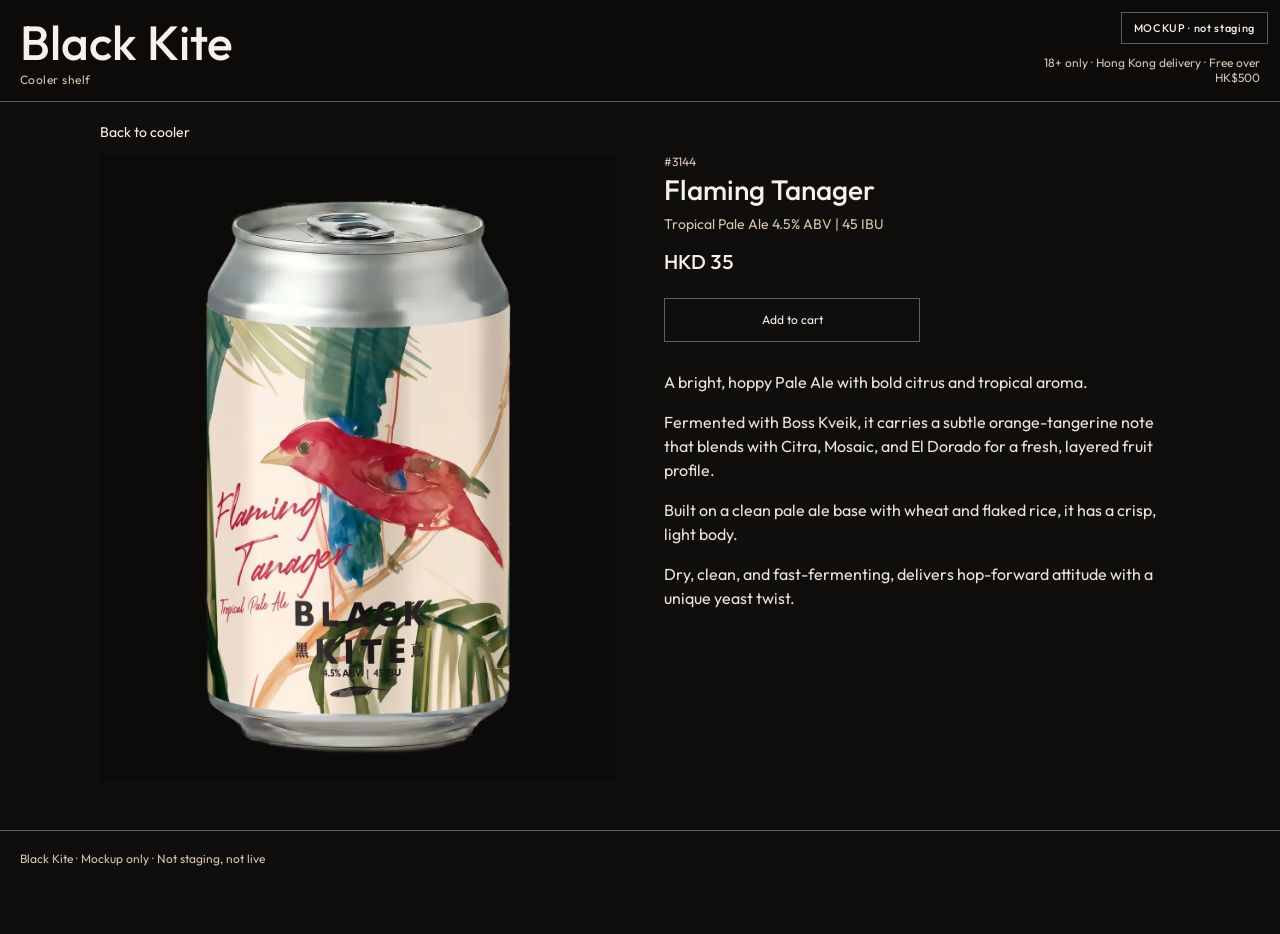
<file: shop-mocks-2026-11-12/cooler-share/flaming-tanager.html>
<!DOCTYPE html>
<html lang="en">
<head>
  <meta charset="utf-8">
  <meta name="viewport" content="width=device-width, initial-scale=1">
  <title>Flaming Tanager — Black Kite Cooler shelf (mockup)</title>
  <link rel="preconnect" href="https://fonts.googleapis.com">
  <link rel="preconnect" href="https://fonts.gstatic.com" crossorigin>
  <link href="https://fonts.googleapis.com/css2?family=Newsreader:opsz,wght@6..72,400;6..72,500;6..72,600&family=Noto+Sans+TC:wght@400;500;600&family=Noto+Serif+TC:wght@500;600&family=Outfit:wght@400;500;600&display=swap" rel="stylesheet">
  <style>
    :root {
      --ground: #100e0c;
      --cream: #f7f1ea;
      --mute: #d4c4b0;
      --panel: #1a1612;
      --film: #0c0b09;
      --chip: rgba(247,241,234,.35);
    }
    * { box-sizing: border-box; }
    html, body { margin: 0; padding: 0; }
    html { overflow-x: hidden; }
    body {
      font-family: Outfit, "Noto Sans TC", "PingFang HK", "Noto Sans CJK TC", sans-serif;
      background: var(--ground);
      color: var(--cream);
      min-height: 100vh;
      overflow-x: hidden;
    }
    img { max-width: 100%; height: auto; }
    .badge {
      position: fixed;
      top: 12px;
      right: 12px;
      z-index: 80;
      background: var(--film);
      color: var(--cream);
      font-family: Outfit, "Noto Sans TC", sans-serif;
      font-size: 11px;
      font-weight: 500;
      letter-spacing: 0.06em;
      padding: 8px 12px;
      border: 1px solid var(--chip);
    }
    .storefront {
      max-width: 1280px;
      margin: 0 auto;
      padding: 0 0 48px;
    }
    .ticket-head {
      display: grid;
      grid-template-columns: 1fr auto;
      gap: 8px 24px;
      align-items: end;
      background: var(--film);
      color: var(--cream);
      padding: 20px 20px 16px;
      border-bottom: 1px solid var(--chip);
    }
    .ticket-head .wordmark {
      font-family: Outfit, "Noto Sans TC", sans-serif;
      font-size: clamp(28px, 5vw, 48px);
      font-weight: 500;
      letter-spacing: 0;
      margin: 0;
      line-height: 0.95;
      color: var(--cream);
    }
    .ticket-head .wordmark span {
      display: block;
      font-size: 12px;
      letter-spacing: 0.04em;
      font-weight: 400;
      color: var(--mute);
      margin-top: 8px;
      text-transform: none;
    }
    .legal {
      font-family: Outfit, "Noto Sans TC", sans-serif;
      font-size: 12px;
      letter-spacing: 0;
      margin: 0;
      max-width: 16rem;
      text-align: right;
      color: var(--mute);
    }
    .ticket-head a { color: var(--cream); }
    .add {
      margin-top: auto;
      appearance: none;
      width: 100%;
      border: 1px solid var(--chip);
      background: transparent;
      color: var(--cream);
      font-family: Outfit, "Noto Sans TC", sans-serif;
      font-size: 12px;
      letter-spacing: 0;
      text-transform: none;
      padding: 12px 16px;
      min-height: 44px;
      cursor: pointer;
    }
    .add:focus-visible { outline: 2px solid var(--cream); outline-offset: 2px; }
    .colophon {
      padding: 20px;
      font-family: Outfit, "Noto Sans TC", sans-serif;
      font-size: 12px;
      color: var(--mute);
      border-top: 1px solid var(--chip);
      background: var(--ground);
    }
    .colophon p { margin: 0; }
    @media (max-width: 640px) {
      .ticket-head {
        grid-template-columns: 1fr;
        padding: 20px 16px 16px;
        padding-right: 132px;
      }
      .legal { text-align: left; max-width: none; }
      .badge { top: 8px; right: 8px; }
    }


    .ticket-head .wordmark a {
      color: inherit;
      text-decoration: none;
    }
    .product-main {
      max-width: 1120px;
      margin: 0 auto;
      padding: 8px 20px 48px;
    }
    .back-row { margin: 0; }
    .back {
      display: inline-flex;
      align-items: center;
      min-height: 44px;
      padding: 10px 0;
      font-family: Outfit, "Noto Sans TC", sans-serif;
      font-size: 14px;
      font-weight: 400;
      letter-spacing: 0;
      color: var(--cream);
      text-decoration: none;
    }
    .back:focus-visible {
      outline: 2px solid var(--cream);
      outline-offset: 2px;
    }
    .product-band {
      display: grid;
      grid-template-columns: minmax(0, 1fr) minmax(0, 1fr);
      gap: 24px 48px;
      align-items: start;
    }
    .product-media {
      position: relative;
      background: var(--film);
      display: flex;
      align-items: end;
      justify-content: center;
      padding: 16px 16px 0;
      min-width: 0;
    }
    .product-media img {
      max-width: 100%;
      width: auto;
      height: auto;
      max-height: min(680px, 68vh);
      object-fit: contain;
      object-position: center bottom;
      display: block;
    }
    .product-hover-video {
      position: absolute;
      left: 0;
      right: 0;
      top: 0;
      bottom: 0;
      width: 100%;
      height: 100%;
      object-fit: contain;
      object-position: center bottom;
      opacity: 0;
      pointer-events: none;
      background: var(--film);
    }
    @media (hover: hover) and (pointer: fine) {
      .product-media.has-hover-video:hover .product-hover-video,
      .product-media.has-hover-video:focus-within .product-hover-video { opacity: 1; }
    }
    .product-media.has-hover-video.is-playing .product-hover-video { opacity: 1; }
    @media (prefers-reduced-motion: reduce) {
      .product-hover-video { display: none; }
    }
    .product-facts {
      min-width: 0;
      display: flex;
      flex-direction: column;
      gap: 4px;
    }
    .product-facts .sku {
      margin: 0;
      font-family: Outfit, "Noto Sans TC", sans-serif;
      font-size: 12px;
      color: var(--mute);
    }
    .product-facts h1 {
      margin: 0 0 4px;
      font-size: clamp(22px, 2.2vw, 28px);
      line-height: 1.2;
      font-weight: 500;
      color: var(--cream);
      font-family: Outfit, "Noto Sans TC", sans-serif;
    }
    .product-facts .facing-style {
      margin: 0;
      font-family: Outfit, "Noto Sans TC", sans-serif;
      font-size: 14px;
      letter-spacing: 0;
      text-transform: none;
      color: var(--mute);
    }
    .product-facts .price {
      margin: 12px 0;
      font-family: Outfit, "Noto Sans TC", sans-serif;
      font-size: 20px;
      font-weight: 500;
      font-variant-numeric: lining-nums tabular-nums;
      color: var(--cream);
    }
    .product-facts .add {
      margin-top: 8px;
      max-width: 16rem;
    }

    .product-writeup {
      margin: 1.5rem 0 0;
      max-width: 36rem;
    }
    .product-writeup p {
      margin: 0 0 1rem;
      font-family: Outfit, "Noto Sans TC", sans-serif;
      font-size: 16px;
      line-height: 1.5;
      font-weight: 400;
      color: #ece4d8;
    }
    .product-writeup p:last-child { margin-bottom: 0; }
    @media (max-width: 736px) {
      .product-main { padding: 8px 16px 40px; }
      .product-band {
        grid-template-columns: 1fr;
        gap: 16px;
      }
      .product-media { padding: 8px 8px 0; }
      .product-media img { max-height: min(52vh, 420px); width: 100%; }
      .product-facts .add { max-width: none; width: 100%; }
      .product-writeup { margin-top: 6rem; padding-bottom: 3.5rem; }
    }

  </style>
</head>
<body>
  <div class="badge">MOCKUP · not staging</div>
  <div class="storefront">
    <header class="ticket-head">
      <p class="wordmark"><a href="index.html">Black Kite<span>Cooler shelf</span></a></p>
      <p class="legal">18+ only · Hong Kong delivery · Free over HK$500</p>
    </header>
    <main class="product-main">
      <p class="back-row"><a class="back" href="index.html">Back to cooler</a></p>
      <div class="product-band">
        <div class="product-media has-hover-video">
          <img src="assets/3144-tanager-product-shot.png" alt="Flaming Tanager" width="480" height="640" loading="eager">
          <video class="product-hover-video" muted loop playsinline webkit-playsinline preload="auto" aria-hidden="true">
            <source src="assets/hover-flaming-tanager-story.mp4" type="video/mp4">
          </video>
        </div>
        <div class="product-facts">
          <p class="sku">#3144</p>
          <h1>Flaming Tanager</h1>
          <p class="facing-style">Tropical Pale Ale 4.5% ABV | 45 IBU</p>
          <p class="price">HKD 35</p>
          <button type="button" class="add">Add to cart</button>
          <div class="product-writeup">
            <p>A bright, hoppy Pale Ale with bold citrus and tropical aroma.</p>
            <p>Fermented with Boss Kveik, it carries a subtle orange-tangerine note that blends with Citra, Mosaic, and El Dorado for a fresh, layered fruit profile.</p>
            <p>Built on a clean pale ale base with wheat and flaked rice, it has a crisp, light body.</p>
            <p>Dry, clean, and fast-fermenting, delivers hop-forward attitude with a unique yeast twist.</p>
          </div>
        </div>
      </div>
    </main>
    <footer class="colophon">
      <p>Black Kite · Mockup only · Not staging, not live</p>
    </footer>
  </div>

  <script>
    (function () {
      document.querySelectorAll("button.add").forEach(function (btn) {
        btn.addEventListener("click", function (ev) { ev.preventDefault(); });
      });
      var reduce = window.matchMedia("(prefers-reduced-motion: reduce)").matches;
      var fine = window.matchMedia("(hover: hover) and (pointer: fine)").matches;
      var well = document.querySelector(".product-media.has-hover-video");
      if (!well) return;
      var v = well.querySelector(".product-hover-video");
      if (!v) return;
      v.muted = true;
      if (reduce) return;
      if (fine) {
        function play() { v.play().catch(function () {}); }
        function stop() { v.pause(); try { v.currentTime = 0; } catch (e) {} }
        well.addEventListener("mouseenter", play);
        well.addEventListener("mouseleave", stop);
        well.addEventListener("focusin", play);
        well.addEventListener("focusout", function () { if (!well.matches(":hover")) stop(); });
      } else {
        function play() {
          well.classList.add("is-playing");
          v.play().catch(function () {});
        }
        function stop() {
          well.classList.remove("is-playing");
          v.pause();
          try { v.currentTime = 0; } catch (e) {}
        }
        well.addEventListener("click", function (ev) {
          ev.preventDefault();
          ev.stopPropagation();
          if (well.classList.contains("is-playing")) stop();
          else play();
        });
        document.addEventListener("click", function (ev) {
          if (!well.contains(ev.target) && well.classList.contains("is-playing")) stop();
        });
        if ("IntersectionObserver" in window) {
          var io = new IntersectionObserver(function (entries) {
            entries.forEach(function (en) {
              if (!en.isIntersecting && well.classList.contains("is-playing")) stop();
            });
          }, { threshold: 0 });
          io.observe(well);
        }
      }
    })();
  </script>

</body>
</html>
</file>
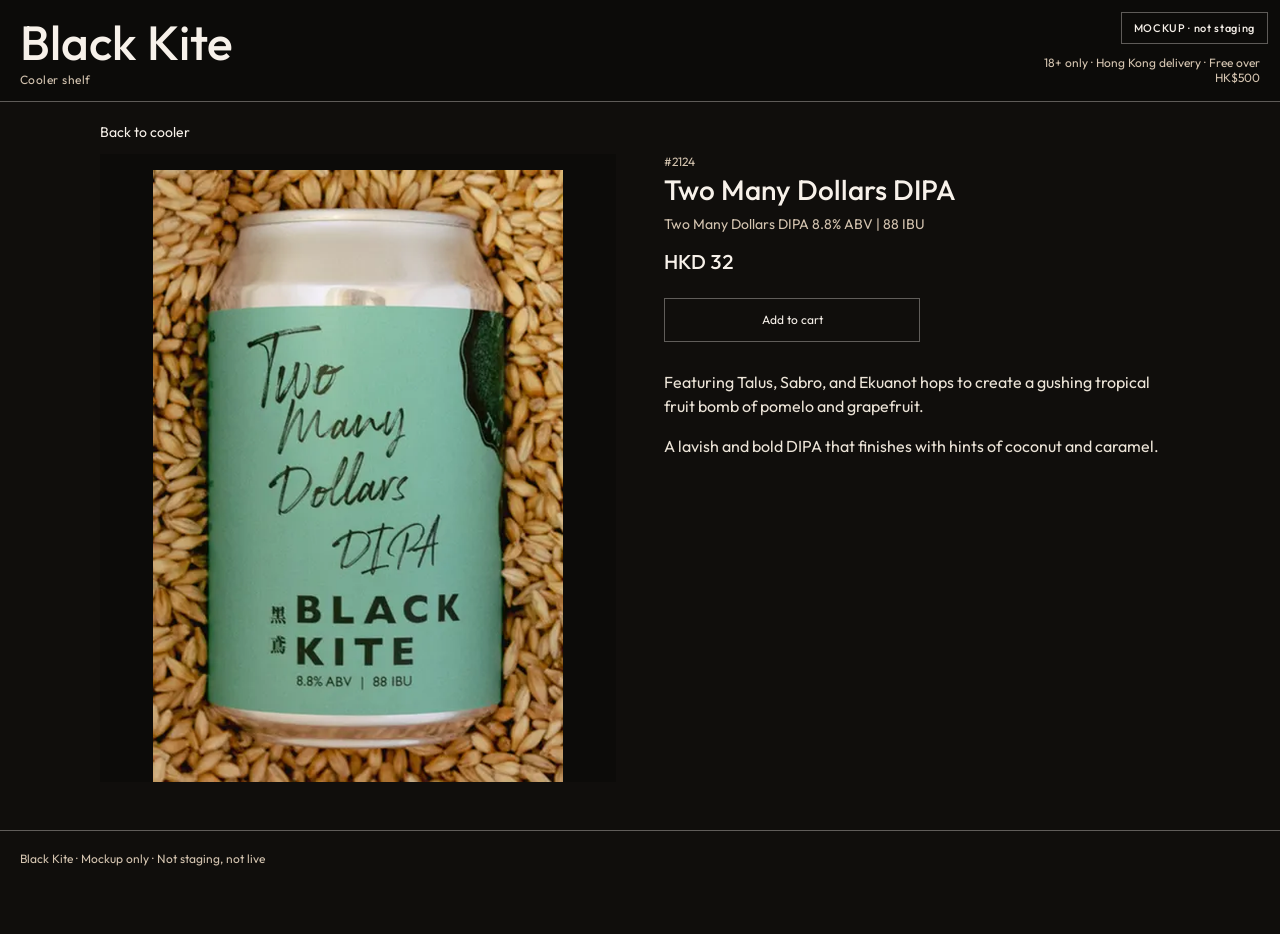
<file: shop-mocks-2026-11-12/cooler-share/two-many-dollars.html>
<!DOCTYPE html>
<html lang="en">
<head>
  <meta charset="utf-8">
  <meta name="viewport" content="width=device-width, initial-scale=1">
  <title>Two Many Dollars DIPA — Black Kite Cooler shelf (mockup)</title>
  <link rel="preconnect" href="https://fonts.googleapis.com">
  <link rel="preconnect" href="https://fonts.gstatic.com" crossorigin>
  <link href="https://fonts.googleapis.com/css2?family=Newsreader:opsz,wght@6..72,400;6..72,500;6..72,600&family=Noto+Sans+TC:wght@400;500;600&family=Noto+Serif+TC:wght@500;600&family=Outfit:wght@400;500;600&display=swap" rel="stylesheet">
  <style>
    :root {
      --ground: #100e0c;
      --cream: #f7f1ea;
      --mute: #d4c4b0;
      --panel: #1a1612;
      --film: #0c0b09;
      --chip: rgba(247,241,234,.35);
    }
    * { box-sizing: border-box; }
    html, body { margin: 0; padding: 0; }
    html { overflow-x: hidden; }
    body {
      font-family: Outfit, "Noto Sans TC", "PingFang HK", "Noto Sans CJK TC", sans-serif;
      background: var(--ground);
      color: var(--cream);
      min-height: 100vh;
      overflow-x: hidden;
    }
    img { max-width: 100%; height: auto; }
    .badge {
      position: fixed;
      top: 12px;
      right: 12px;
      z-index: 80;
      background: var(--film);
      color: var(--cream);
      font-family: Outfit, "Noto Sans TC", sans-serif;
      font-size: 11px;
      font-weight: 500;
      letter-spacing: 0.06em;
      padding: 8px 12px;
      border: 1px solid var(--chip);
    }
    .storefront {
      max-width: 1280px;
      margin: 0 auto;
      padding: 0 0 48px;
    }
    .ticket-head {
      display: grid;
      grid-template-columns: 1fr auto;
      gap: 8px 24px;
      align-items: end;
      background: var(--film);
      color: var(--cream);
      padding: 20px 20px 16px;
      border-bottom: 1px solid var(--chip);
    }
    .ticket-head .wordmark {
      font-family: Outfit, "Noto Sans TC", sans-serif;
      font-size: clamp(28px, 5vw, 48px);
      font-weight: 500;
      letter-spacing: 0;
      margin: 0;
      line-height: 0.95;
      color: var(--cream);
    }
    .ticket-head .wordmark span {
      display: block;
      font-size: 12px;
      letter-spacing: 0.04em;
      font-weight: 400;
      color: var(--mute);
      margin-top: 8px;
      text-transform: none;
    }
    .legal {
      font-family: Outfit, "Noto Sans TC", sans-serif;
      font-size: 12px;
      letter-spacing: 0;
      margin: 0;
      max-width: 16rem;
      text-align: right;
      color: var(--mute);
    }
    .ticket-head a { color: var(--cream); }
    .add {
      margin-top: auto;
      appearance: none;
      width: 100%;
      border: 1px solid var(--chip);
      background: transparent;
      color: var(--cream);
      font-family: Outfit, "Noto Sans TC", sans-serif;
      font-size: 12px;
      letter-spacing: 0;
      text-transform: none;
      padding: 12px 16px;
      min-height: 44px;
      cursor: pointer;
    }
    .add:focus-visible { outline: 2px solid var(--cream); outline-offset: 2px; }
    .colophon {
      padding: 20px;
      font-family: Outfit, "Noto Sans TC", sans-serif;
      font-size: 12px;
      color: var(--mute);
      border-top: 1px solid var(--chip);
      background: var(--ground);
    }
    .colophon p { margin: 0; }
    @media (max-width: 640px) {
      .ticket-head {
        grid-template-columns: 1fr;
        padding: 20px 16px 16px;
        padding-right: 132px;
      }
      .legal { text-align: left; max-width: none; }
      .badge { top: 8px; right: 8px; }
    }


    .ticket-head .wordmark a {
      color: inherit;
      text-decoration: none;
    }
    .product-main {
      max-width: 1120px;
      margin: 0 auto;
      padding: 8px 20px 48px;
    }
    .back-row { margin: 0; }
    .back {
      display: inline-flex;
      align-items: center;
      min-height: 44px;
      padding: 10px 0;
      font-family: Outfit, "Noto Sans TC", sans-serif;
      font-size: 14px;
      font-weight: 400;
      letter-spacing: 0;
      color: var(--cream);
      text-decoration: none;
    }
    .back:focus-visible {
      outline: 2px solid var(--cream);
      outline-offset: 2px;
    }
    .product-band {
      display: grid;
      grid-template-columns: minmax(0, 1fr) minmax(0, 1fr);
      gap: 24px 48px;
      align-items: start;
    }
    .product-media {
      position: relative;
      background: var(--film);
      display: flex;
      align-items: end;
      justify-content: center;
      padding: 16px 16px 0;
      min-width: 0;
    }
    .product-media img {
      max-width: 100%;
      width: auto;
      height: auto;
      max-height: min(680px, 68vh);
      object-fit: contain;
      object-position: center bottom;
      display: block;
    }
    .product-hover-video {
      position: absolute;
      left: 0;
      right: 0;
      top: 0;
      bottom: 0;
      width: 100%;
      height: 100%;
      object-fit: contain;
      object-position: center bottom;
      opacity: 0;
      pointer-events: none;
      background: var(--film);
    }
    @media (hover: hover) and (pointer: fine) {
      .product-media.has-hover-video:hover .product-hover-video,
      .product-media.has-hover-video:focus-within .product-hover-video { opacity: 1; }
    }
    .product-media.has-hover-video.is-playing .product-hover-video { opacity: 1; }
    @media (prefers-reduced-motion: reduce) {
      .product-hover-video { display: none; }
    }
    .product-facts {
      min-width: 0;
      display: flex;
      flex-direction: column;
      gap: 4px;
    }
    .product-facts .sku {
      margin: 0;
      font-family: Outfit, "Noto Sans TC", sans-serif;
      font-size: 12px;
      color: var(--mute);
    }
    .product-facts h1 {
      margin: 0 0 4px;
      font-size: clamp(22px, 2.2vw, 28px);
      line-height: 1.2;
      font-weight: 500;
      color: var(--cream);
      font-family: Outfit, "Noto Sans TC", sans-serif;
    }
    .product-facts .facing-style {
      margin: 0;
      font-family: Outfit, "Noto Sans TC", sans-serif;
      font-size: 14px;
      letter-spacing: 0;
      text-transform: none;
      color: var(--mute);
    }
    .product-facts .price {
      margin: 12px 0;
      font-family: Outfit, "Noto Sans TC", sans-serif;
      font-size: 20px;
      font-weight: 500;
      font-variant-numeric: lining-nums tabular-nums;
      color: var(--cream);
    }
    .product-facts .add {
      margin-top: 8px;
      max-width: 16rem;
    }

    .product-writeup {
      margin: 1.5rem 0 0;
      max-width: 36rem;
    }
    .product-writeup p {
      margin: 0 0 1rem;
      font-family: Outfit, "Noto Sans TC", sans-serif;
      font-size: 16px;
      line-height: 1.5;
      font-weight: 400;
      color: #ece4d8;
    }
    .product-writeup p:last-child { margin-bottom: 0; }
    @media (max-width: 736px) {
      .product-main { padding: 8px 16px 40px; }
      .product-band {
        grid-template-columns: 1fr;
        gap: 16px;
      }
      .product-media { padding: 8px 8px 0; }
      .product-media img { max-height: min(52vh, 420px); width: 100%; }
      .product-facts .add { max-width: none; width: 100%; }
      .product-writeup { margin-top: 6rem; padding-bottom: 3.5rem; }
    }

  </style>
</head>
<body>
  <div class="badge">MOCKUP · not staging</div>
  <div class="storefront">
    <header class="ticket-head">
      <p class="wordmark"><a href="index.html">Black Kite<span>Cooler shelf</span></a></p>
      <p class="legal">18+ only · Hong Kong delivery · Free over HK$500</p>
    </header>
    <main class="product-main">
      <p class="back-row"><a class="back" href="index.html">Back to cooler</a></p>
      <div class="product-band">
        <div class="product-media has-hover-video">
          <img src="assets/2124-artboard-2-1-1.webp" alt="Two Many Dollars DIPA" width="480" height="640" loading="eager">
          <video class="product-hover-video" muted loop playsinline webkit-playsinline preload="auto" poster="assets/hover-two-many-dollars-poster.jpg" aria-hidden="true">
            <source src="assets/hover-two-many-dollars-web.mp4" type="video/mp4">
          </video>
        </div>
        <div class="product-facts">
          <p class="sku">#2124</p>
          <h1>Two Many Dollars DIPA</h1>
          <p class="facing-style">Two Many Dollars DIPA 8.8% ABV | 88 IBU</p>
          <p class="price">HKD 32</p>
          <button type="button" class="add">Add to cart</button>
          <div class="product-writeup">
            <p>Featuring Talus, Sabro, and Ekuanot hops to create a gushing tropical fruit bomb of pomelo and grapefruit.</p>
            <p>A lavish and bold DIPA that finishes with hints of coconut and caramel.</p>
          </div>
        </div>
      </div>
    </main>
    <footer class="colophon">
      <p>Black Kite · Mockup only · Not staging, not live</p>
    </footer>
  </div>

  <script>
    (function () {
      document.querySelectorAll("button.add").forEach(function (btn) {
        btn.addEventListener("click", function (ev) { ev.preventDefault(); });
      });
      var reduce = window.matchMedia("(prefers-reduced-motion: reduce)").matches;
      var fine = window.matchMedia("(hover: hover) and (pointer: fine)").matches;
      var well = document.querySelector(".product-media.has-hover-video");
      if (!well) return;
      var v = well.querySelector(".product-hover-video");
      if (!v) return;
      v.muted = true;
      if (reduce) return;
      if (fine) {
        function play() { v.play().catch(function () {}); }
        function stop() { v.pause(); try { v.currentTime = 0; } catch (e) {} }
        well.addEventListener("mouseenter", play);
        well.addEventListener("mouseleave", stop);
        well.addEventListener("focusin", play);
        well.addEventListener("focusout", function () { if (!well.matches(":hover")) stop(); });
      } else {
        function play() {
          well.classList.add("is-playing");
          v.play().catch(function () {});
        }
        function stop() {
          well.classList.remove("is-playing");
          v.pause();
          try { v.currentTime = 0; } catch (e) {}
        }
        well.addEventListener("click", function (ev) {
          ev.preventDefault();
          ev.stopPropagation();
          if (well.classList.contains("is-playing")) stop();
          else play();
        });
        document.addEventListener("click", function (ev) {
          if (!well.contains(ev.target) && well.classList.contains("is-playing")) stop();
        });
        if ("IntersectionObserver" in window) {
          var io = new IntersectionObserver(function (entries) {
            entries.forEach(function (en) {
              if (!en.isIntersecting && well.classList.contains("is-playing")) stop();
            });
          }, { threshold: 0 });
          io.observe(well);
        }
      }
    })();
  </script>

</body>
</html>
</file>
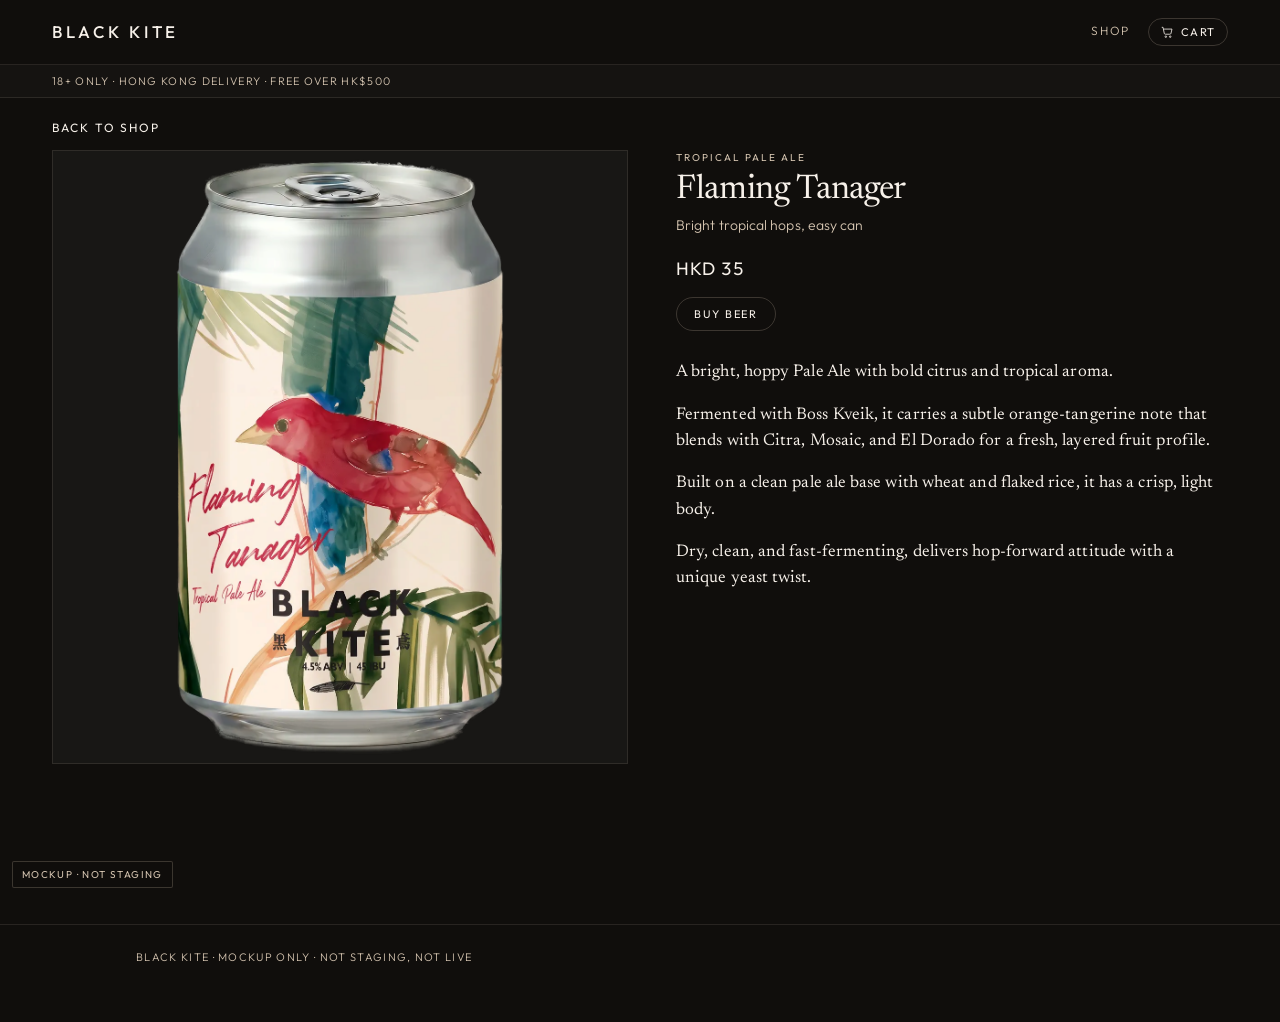
<file: shop-mocks-2026-11-12/graza-tighten/flaming-tanager.html>
<!DOCTYPE html>
<html lang="en">
<head>
<meta charset="utf-8">
<meta name="viewport" content="width=device-width, initial-scale=1">
<title>Flaming Tanager — BLACK KITE Beer Shop (Mockup)</title>
<link rel="preconnect" href="https://fonts.googleapis.com">
<link rel="preconnect" href="https://fonts.gstatic.com" crossorigin>
<link href="https://fonts.googleapis.com/css2?family=Newsreader:ital,opsz,wght@0,6..72,300..500;1,6..72,300..400&family=Outfit:wght@300;400;500;600&display=swap" rel="stylesheet">
<style>

  :root{
    --ground:#100e0c;
    --cream:#f7f1ea;
    --mute:#d4c4b0;
    --line:rgba(212,196,176,.22);
    --line-soft:rgba(212,196,176,.12);
    --tile:rgba(247,241,234,.035);
    --pad:1.25rem;
  }
  *,*::before,*::after{box-sizing:border-box;}
  html{-webkit-text-size-adjust:100%;}
  body{
    margin:0;
    background:var(--ground);
    color:var(--cream);
    font-family:"Outfit",system-ui,-apple-system,"Segoe UI",sans-serif;
    font-weight:300;
    font-size:16px;
    line-height:1.5;
    letter-spacing:.005em;
    -webkit-font-smoothing:antialiased;
  }
  img{display:block;max-width:100%;height:auto;}
  a{color:inherit;}
  :focus-visible{
    outline:2px solid var(--cream);
    outline-offset:3px;
    border-radius:2px;
  }
  .badge{
    position:fixed;
    left:.75rem;
    bottom:.75rem;
    z-index:60;
    margin:0;
    padding:.3rem .55rem;
    font-family:"Outfit",sans-serif;
    font-size:.625rem;
    font-weight:400;
    letter-spacing:.14em;
    text-transform:uppercase;
    color:var(--mute);
    background:rgba(16,14,12,.82);
    border:1px solid var(--line);
    border-radius:2px;
    pointer-events:none;
  }
  .site-header{
    position:sticky;
    top:0;
    z-index:50;
    background:var(--ground);
    border-bottom:1px solid var(--line-soft);
  }
  .header-inner{
    display:flex;
    align-items:center;
    justify-content:space-between;
    gap:1rem;
    padding:.9rem var(--pad);
    max-width:1240px;
    margin:0 auto;
  }
  .wordmark{
    margin:0;
    font-family:"Outfit",sans-serif;
    font-size:.95rem;
    font-weight:500;
    letter-spacing:.22em;
    text-transform:uppercase;
    color:var(--cream);
    text-decoration:none;
    white-space:nowrap;
  }
  .nav{
    display:flex;
    align-items:center;
    gap:1.1rem;
  }
  .nav a{
    font-size:.75rem;
    letter-spacing:.16em;
    text-transform:uppercase;
    text-decoration:none;
    color:var(--mute);
    padding:.25rem 0;
    border-bottom:1px solid transparent;
  }
  .nav a[aria-current="page"]{
    color:var(--cream);
    border-bottom-color:var(--cream);
  }
  .cart{
    display:inline-flex;
    align-items:center;
    gap:.4rem;
    background:none;
    border:1px solid var(--line);
    border-radius:999px;
    color:var(--cream);
    font-family:"Outfit",sans-serif;
    font-size:.7rem;
    letter-spacing:.14em;
    text-transform:uppercase;
    padding:.4rem .7rem;
    cursor:pointer;
  }
  .cart svg{width:14px;height:14px;stroke:currentColor;fill:none;stroke-width:1.4;}
  .banner{
    border-bottom:1px solid var(--line-soft);
    background:rgba(247,241,234,.02);
  }
  .banner p{
    max-width:1240px;
    margin:0 auto;
    padding:.5rem var(--pad);
    font-size:.6875rem;
    letter-spacing:.12em;
    text-transform:uppercase;
    color:var(--mute);
  }
  .site-footer{
    border-top:1px solid var(--line-soft);
  }
  .site-footer p{
    max-width:1240px;
    margin:0 auto;
    padding:1.5rem var(--pad) 3.5rem;
    font-size:.6875rem;
    letter-spacing:.12em;
    text-transform:uppercase;
    color:var(--mute);
  }
  @media (min-width:768px){
    :root{--pad:2rem;}
    .header-inner{padding:1.1rem var(--pad);}
    .wordmark{font-size:1.05rem;}
  }
  @media (prefers-reduced-motion:reduce){
    *,*::before,*::after{
      animation-duration:.001ms !important;
      animation-iteration-count:1 !important;
      transition-duration:.001ms !important;
      scroll-behavior:auto !important;
    }
  }


  main.product-main{
    max-width:1240px;
    margin:0 auto;
    padding:.35rem var(--pad) 4.5rem;
  }
  .back-row{margin:0;}
  .back{
    display:inline-flex;
    align-items:center;
    min-height:44px;
    padding:.6rem 0;
    font-family:"Outfit",sans-serif;
    font-size:.75rem;
    font-weight:400;
    letter-spacing:.16em;
    text-transform:uppercase;
    color:var(--cream);
    text-decoration:none;
  }
  .product-band{
    display:grid;
    grid-template-columns:minmax(0,36rem) minmax(16rem,1fr);
    gap:1.5rem 3rem;
    align-items:start;
  }
  .product-media{
    min-width:0;
  }
  .product-media .card-media{
    position:relative;
    margin:0;
    overflow:hidden;
    background:var(--tile);
    border:1px solid var(--line-soft);
  }
  .product-media .card-media img{
    width:100%;
    aspect-ratio:4/5;
    max-height:min(700px,68vh);
    object-fit:contain;
    object-position:center bottom;
    background:transparent;
  }
  .product-hover-video{
    position:absolute;
    left:0;
    right:0;
    top:0;
    bottom:0;
    width:100%;
    height:100%;
    object-fit:contain;
    object-position:center bottom;
    opacity:0;
    pointer-events:none;
    background:var(--tile);
  }
  @media (hover:hover) and (pointer:fine){
    .product-media.has-hover-video:hover .product-hover-video,
    .product-media.has-hover-video:focus-within .product-hover-video{opacity:1;}
  }
  .product-media.has-hover-video.is-playing .product-hover-video{opacity:1;}
  @media (prefers-reduced-motion:reduce){
    .product-hover-video{display:none;}
  }
  .product-facts{
    min-width:0;
    display:flex;
    flex-direction:column;
    gap:.35rem;
  }
  .product-facts .eyebrow{
    margin:0;
    font-family:"Outfit",sans-serif;
    font-size:.625rem;
    font-weight:400;
    letter-spacing:.2em;
    text-transform:uppercase;
    color:var(--mute);
  }
  .product-facts h1{
    margin:0;
    font-family:"Newsreader",Georgia,serif;
    font-weight:400;
    font-size:clamp(1.75rem, 3vw, 2.125rem);
    line-height:1.12;
    letter-spacing:-.01em;
    color:var(--cream);
  }
  .product-facts .promise{
    margin:0;
    font-size:.875rem;
    color:var(--mute);
  }
  .product-facts .price{
    margin:.85rem 0 .35rem;
    font-family:"Outfit",sans-serif;
    font-size:1.125rem;
    font-weight:400;
    letter-spacing:.04em;
    color:var(--cream);
    font-variant-numeric:tabular-nums;
  }
  .product-facts .chip{
    appearance:none;
    display:inline-block;
    margin-top:.25rem;
    padding:.55rem 1.05rem;
    border:1px solid var(--line);
    border-radius:999px;
    background:transparent;
    color:var(--cream);
    font-family:"Outfit",sans-serif;
    font-size:.6875rem;
    font-weight:400;
    letter-spacing:.16em;
    text-transform:uppercase;
    text-decoration:none;
    white-space:nowrap;
    cursor:pointer;
    width:auto;
    align-self:flex-start;
  }
  .product-facts .chip:hover{border-color:var(--cream);}

  .product-writeup{
    margin:1.5rem 0 0;
    max-width:36rem;
  }
  .product-writeup p{
    margin:0 0 1rem;
    font-family:"Newsreader",Georgia,serif;
    font-size:1.0625rem;
    line-height:1.55;
    font-weight:400;
    color:var(--cream);
  }
  .product-writeup p:last-child{margin-bottom:0;}
  @media (min-width:768px){
    main.product-main{padding:.5rem var(--pad) 10rem;}
  }
  main.product-main ~ .site-footer p{
    padding-left:7.25rem;
  }
  @media (max-width:736px){
    .product-band{
      grid-template-columns:1fr;
      gap:1rem;
    }
    .product-media .card-media img{
      max-height:min(52vh,420px);
    }
    .product-facts .chip{align-self:stretch;text-align:center;}
    .product-writeup{margin-top:6rem;padding-bottom:3.5rem;}
  }

</style>
</head>
<body>
<p class="badge">MOCKUP · not staging</p>
<header class="site-header">
  <div class="header-inner">
    <a class="wordmark" href="index.html">Black Kite</a>
    <nav class="nav" aria-label="Primary">
      <a href="index.html">Shop</a>
      <button class="cart" type="button" aria-label="Cart, 0 items">
        <svg viewBox="0 0 24 24" aria-hidden="true" focusable="false">
          <path d="M3 4h2.2l2.1 10.2a2 2 0 0 0 2 1.6h7.6a2 2 0 0 0 2-1.6L20.5 7H6.2"/>
          <circle cx="10" cy="20" r="1.3"/>
          <circle cx="17.5" cy="20" r="1.3"/>
        </svg>
        <span>Cart</span>
      </button>
    </nav>
  </div>
</header>
<div class="banner">
  <p>18+ only · Hong Kong delivery · Free over HK$500</p>
</div>
<main class="product-main">
  <p class="back-row"><a class="back" href="index.html">Back to shop</a></p>
  <div class="product-band">
    <div class="product-media has-hover-video">
      <figure class="card-media">
        <img src="assets/3144-tanager-product-shot.png" alt="Flaming Tanager, product still" width="800" height="1000" loading="eager">
        <video class="product-hover-video" muted loop playsinline webkit-playsinline preload="auto" aria-hidden="true">
          <source src="assets/hover-flaming-tanager-story.mp4" type="video/mp4">
        </video>
      </figure>
    </div>
    <div class="product-facts">
      <p class="eyebrow">Tropical Pale Ale</p>
      <h1>Flaming Tanager</h1>
      <p class="promise">Bright tropical hops, easy can</p>
      <p class="price">HKD 35</p>
      <button type="button" class="chip">Buy beer</button>
          <div class="product-writeup">
            <p>A bright, hoppy Pale Ale with bold citrus and tropical aroma.</p>
            <p>Fermented with Boss Kveik, it carries a subtle orange-tangerine note that blends with Citra, Mosaic, and El Dorado for a fresh, layered fruit profile.</p>
            <p>Built on a clean pale ale base with wheat and flaked rice, it has a crisp, light body.</p>
            <p>Dry, clean, and fast-fermenting, delivers hop-forward attitude with a unique yeast twist.</p>
          </div>
    </div>
  </div>
</main>
<footer class="site-footer">
  <p>Black Kite · Mockup only · Not staging, not live</p>
</footer>

<script>
(function(){
  document.querySelectorAll("button.chip, button.cart").forEach(function(btn){
    btn.addEventListener("click", function(e){ e.preventDefault(); });
  });
  var reduce = window.matchMedia("(prefers-reduced-motion: reduce)").matches;
  var fine = window.matchMedia("(hover: hover) and (pointer: fine)").matches;
  var well = document.querySelector(".product-media.has-hover-video");
  if (!well) return;
  var v = well.querySelector(".product-hover-video");
  if (!v) return;
  v.muted = true;
  if (reduce) return;
  if (fine) {
    function play() { v.play().catch(function () {}); }
    function stop() { v.pause(); try { v.currentTime = 0; } catch (e) {} }
    well.addEventListener("mouseenter", play);
    well.addEventListener("mouseleave", stop);
    well.addEventListener("focusin", play);
    well.addEventListener("focusout", function () { if (!well.matches(":hover")) stop(); });
  } else {
    function play() {
      well.classList.add("is-playing");
      v.play().catch(function () {});
    }
    function stop() {
      well.classList.remove("is-playing");
      v.pause();
      try { v.currentTime = 0; } catch (e) {}
    }
    well.addEventListener("click", function (ev) {
      ev.preventDefault();
      ev.stopPropagation();
      if (well.classList.contains("is-playing")) stop();
      else play();
    });
    document.addEventListener("click", function (ev) {
      if (!well.contains(ev.target) && well.classList.contains("is-playing")) stop();
    });
    if ("IntersectionObserver" in window) {
      var io = new IntersectionObserver(function (entries) {
        entries.forEach(function (en) {
          if (!en.isIntersecting && well.classList.contains("is-playing")) stop();
        });
      }, { threshold: 0 });
      io.observe(well);
    }
  }
})();
</script>

</body>
</html>
</file>
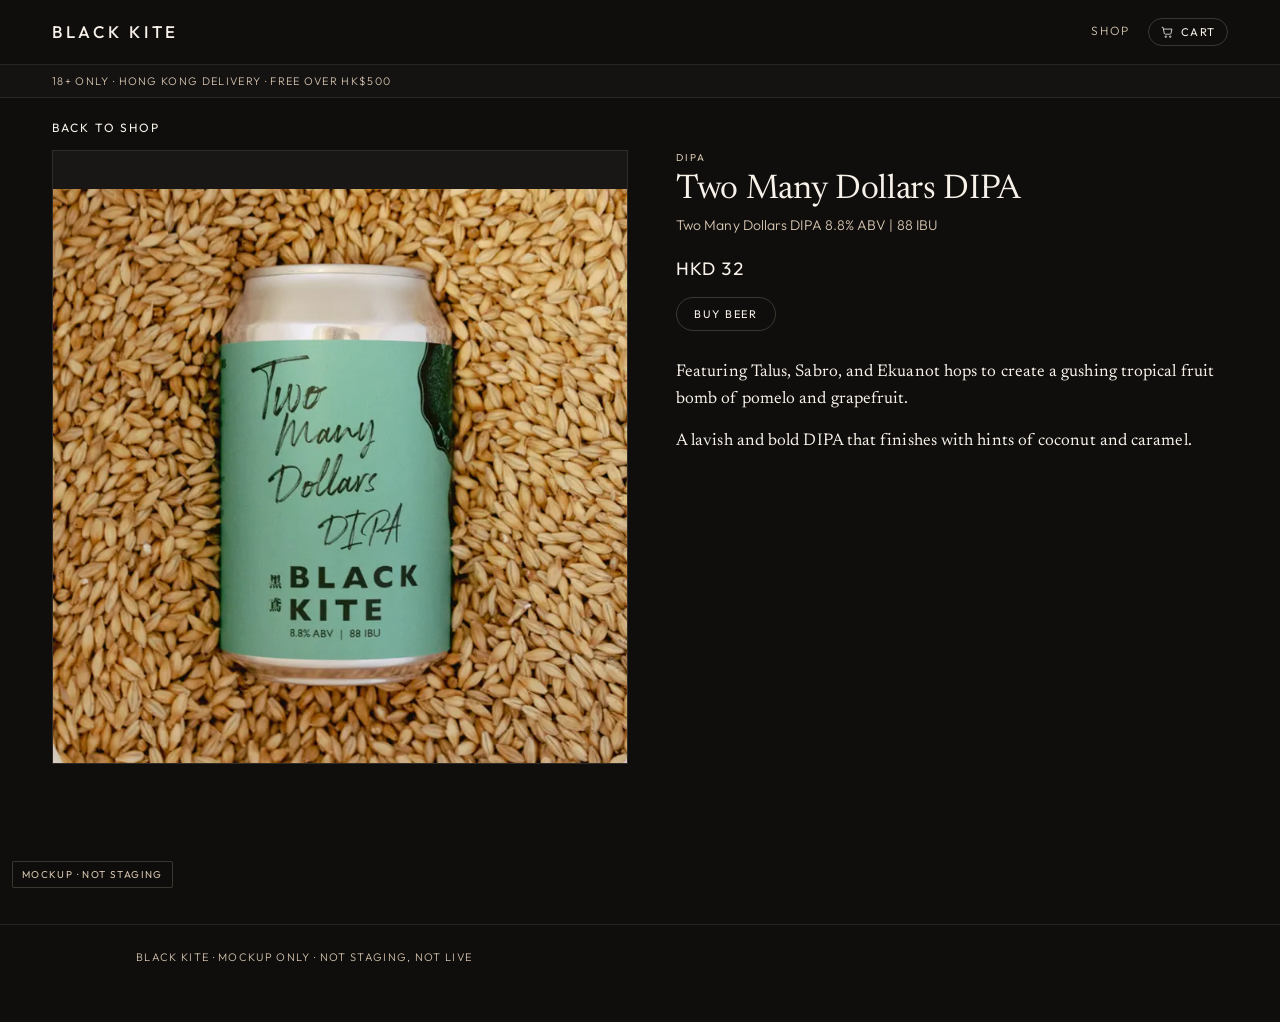
<file: shop-mocks-2026-11-12/graza-tighten/two-many-dollars.html>
<!DOCTYPE html>
<html lang="en">
<head>
<meta charset="utf-8">
<meta name="viewport" content="width=device-width, initial-scale=1">
<title>Two Many Dollars DIPA — BLACK KITE Beer Shop (Mockup)</title>
<link rel="preconnect" href="https://fonts.googleapis.com">
<link rel="preconnect" href="https://fonts.gstatic.com" crossorigin>
<link href="https://fonts.googleapis.com/css2?family=Newsreader:ital,opsz,wght@0,6..72,300..500;1,6..72,300..400&family=Outfit:wght@300;400;500;600&display=swap" rel="stylesheet">
<style>

  :root{
    --ground:#100e0c;
    --cream:#f7f1ea;
    --mute:#d4c4b0;
    --line:rgba(212,196,176,.22);
    --line-soft:rgba(212,196,176,.12);
    --tile:rgba(247,241,234,.035);
    --pad:1.25rem;
  }
  *,*::before,*::after{box-sizing:border-box;}
  html{-webkit-text-size-adjust:100%;}
  body{
    margin:0;
    background:var(--ground);
    color:var(--cream);
    font-family:"Outfit",system-ui,-apple-system,"Segoe UI",sans-serif;
    font-weight:300;
    font-size:16px;
    line-height:1.5;
    letter-spacing:.005em;
    -webkit-font-smoothing:antialiased;
  }
  img{display:block;max-width:100%;height:auto;}
  a{color:inherit;}
  :focus-visible{
    outline:2px solid var(--cream);
    outline-offset:3px;
    border-radius:2px;
  }
  .badge{
    position:fixed;
    left:.75rem;
    bottom:.75rem;
    z-index:60;
    margin:0;
    padding:.3rem .55rem;
    font-family:"Outfit",sans-serif;
    font-size:.625rem;
    font-weight:400;
    letter-spacing:.14em;
    text-transform:uppercase;
    color:var(--mute);
    background:rgba(16,14,12,.82);
    border:1px solid var(--line);
    border-radius:2px;
    pointer-events:none;
  }
  .site-header{
    position:sticky;
    top:0;
    z-index:50;
    background:var(--ground);
    border-bottom:1px solid var(--line-soft);
  }
  .header-inner{
    display:flex;
    align-items:center;
    justify-content:space-between;
    gap:1rem;
    padding:.9rem var(--pad);
    max-width:1240px;
    margin:0 auto;
  }
  .wordmark{
    margin:0;
    font-family:"Outfit",sans-serif;
    font-size:.95rem;
    font-weight:500;
    letter-spacing:.22em;
    text-transform:uppercase;
    color:var(--cream);
    text-decoration:none;
    white-space:nowrap;
  }
  .nav{
    display:flex;
    align-items:center;
    gap:1.1rem;
  }
  .nav a{
    font-size:.75rem;
    letter-spacing:.16em;
    text-transform:uppercase;
    text-decoration:none;
    color:var(--mute);
    padding:.25rem 0;
    border-bottom:1px solid transparent;
  }
  .nav a[aria-current="page"]{
    color:var(--cream);
    border-bottom-color:var(--cream);
  }
  .cart{
    display:inline-flex;
    align-items:center;
    gap:.4rem;
    background:none;
    border:1px solid var(--line);
    border-radius:999px;
    color:var(--cream);
    font-family:"Outfit",sans-serif;
    font-size:.7rem;
    letter-spacing:.14em;
    text-transform:uppercase;
    padding:.4rem .7rem;
    cursor:pointer;
  }
  .cart svg{width:14px;height:14px;stroke:currentColor;fill:none;stroke-width:1.4;}
  .banner{
    border-bottom:1px solid var(--line-soft);
    background:rgba(247,241,234,.02);
  }
  .banner p{
    max-width:1240px;
    margin:0 auto;
    padding:.5rem var(--pad);
    font-size:.6875rem;
    letter-spacing:.12em;
    text-transform:uppercase;
    color:var(--mute);
  }
  .site-footer{
    border-top:1px solid var(--line-soft);
  }
  .site-footer p{
    max-width:1240px;
    margin:0 auto;
    padding:1.5rem var(--pad) 3.5rem;
    font-size:.6875rem;
    letter-spacing:.12em;
    text-transform:uppercase;
    color:var(--mute);
  }
  @media (min-width:768px){
    :root{--pad:2rem;}
    .header-inner{padding:1.1rem var(--pad);}
    .wordmark{font-size:1.05rem;}
  }
  @media (prefers-reduced-motion:reduce){
    *,*::before,*::after{
      animation-duration:.001ms !important;
      animation-iteration-count:1 !important;
      transition-duration:.001ms !important;
      scroll-behavior:auto !important;
    }
  }


  main.product-main{
    max-width:1240px;
    margin:0 auto;
    padding:.35rem var(--pad) 4.5rem;
  }
  .back-row{margin:0;}
  .back{
    display:inline-flex;
    align-items:center;
    min-height:44px;
    padding:.6rem 0;
    font-family:"Outfit",sans-serif;
    font-size:.75rem;
    font-weight:400;
    letter-spacing:.16em;
    text-transform:uppercase;
    color:var(--cream);
    text-decoration:none;
  }
  .product-band{
    display:grid;
    grid-template-columns:minmax(0,36rem) minmax(16rem,1fr);
    gap:1.5rem 3rem;
    align-items:start;
  }
  .product-media{
    min-width:0;
  }
  .product-media .card-media{
    position:relative;
    margin:0;
    overflow:hidden;
    background:var(--tile);
    border:1px solid var(--line-soft);
  }
  .product-media .card-media img{
    width:100%;
    aspect-ratio:4/5;
    max-height:min(700px,68vh);
    object-fit:contain;
    object-position:center bottom;
    background:transparent;
  }
  .product-hover-video{
    position:absolute;
    left:0;
    right:0;
    top:0;
    bottom:0;
    width:100%;
    height:100%;
    object-fit:contain;
    object-position:center bottom;
    opacity:0;
    pointer-events:none;
    background:var(--tile);
  }
  @media (hover:hover) and (pointer:fine){
    .product-media.has-hover-video:hover .product-hover-video,
    .product-media.has-hover-video:focus-within .product-hover-video{opacity:1;}
  }
  .product-media.has-hover-video.is-playing .product-hover-video{opacity:1;}
  @media (prefers-reduced-motion:reduce){
    .product-hover-video{display:none;}
  }
  .product-facts{
    min-width:0;
    display:flex;
    flex-direction:column;
    gap:.35rem;
  }
  .product-facts .eyebrow{
    margin:0;
    font-family:"Outfit",sans-serif;
    font-size:.625rem;
    font-weight:400;
    letter-spacing:.2em;
    text-transform:uppercase;
    color:var(--mute);
  }
  .product-facts h1{
    margin:0;
    font-family:"Newsreader",Georgia,serif;
    font-weight:400;
    font-size:clamp(1.75rem, 3vw, 2.125rem);
    line-height:1.12;
    letter-spacing:-.01em;
    color:var(--cream);
  }
  .product-facts .promise{
    margin:0;
    font-size:.875rem;
    color:var(--mute);
  }
  .product-facts .price{
    margin:.85rem 0 .35rem;
    font-family:"Outfit",sans-serif;
    font-size:1.125rem;
    font-weight:400;
    letter-spacing:.04em;
    color:var(--cream);
    font-variant-numeric:tabular-nums;
  }
  .product-facts .chip{
    appearance:none;
    display:inline-block;
    margin-top:.25rem;
    padding:.55rem 1.05rem;
    border:1px solid var(--line);
    border-radius:999px;
    background:transparent;
    color:var(--cream);
    font-family:"Outfit",sans-serif;
    font-size:.6875rem;
    font-weight:400;
    letter-spacing:.16em;
    text-transform:uppercase;
    text-decoration:none;
    white-space:nowrap;
    cursor:pointer;
    width:auto;
    align-self:flex-start;
  }
  .product-facts .chip:hover{border-color:var(--cream);}

  .product-writeup{
    margin:1.5rem 0 0;
    max-width:36rem;
  }
  .product-writeup p{
    margin:0 0 1rem;
    font-family:"Newsreader",Georgia,serif;
    font-size:1.0625rem;
    line-height:1.55;
    font-weight:400;
    color:var(--cream);
  }
  .product-writeup p:last-child{margin-bottom:0;}
  @media (min-width:768px){
    main.product-main{padding:.5rem var(--pad) 10rem;}
  }
  main.product-main ~ .site-footer p{
    padding-left:7.25rem;
  }
  @media (max-width:736px){
    .product-band{
      grid-template-columns:1fr;
      gap:1rem;
    }
    .product-media .card-media img{
      max-height:min(52vh,420px);
    }
    .product-facts .chip{align-self:stretch;text-align:center;}
    .product-writeup{margin-top:6rem;padding-bottom:3.5rem;}
  }

</style>
</head>
<body>
<p class="badge">MOCKUP · not staging</p>
<header class="site-header">
  <div class="header-inner">
    <a class="wordmark" href="index.html">Black Kite</a>
    <nav class="nav" aria-label="Primary">
      <a href="index.html">Shop</a>
      <button class="cart" type="button" aria-label="Cart, 0 items">
        <svg viewBox="0 0 24 24" aria-hidden="true" focusable="false">
          <path d="M3 4h2.2l2.1 10.2a2 2 0 0 0 2 1.6h7.6a2 2 0 0 0 2-1.6L20.5 7H6.2"/>
          <circle cx="10" cy="20" r="1.3"/>
          <circle cx="17.5" cy="20" r="1.3"/>
        </svg>
        <span>Cart</span>
      </button>
    </nav>
  </div>
</header>
<div class="banner">
  <p>18+ only · Hong Kong delivery · Free over HK$500</p>
</div>
<main class="product-main">
  <p class="back-row"><a class="back" href="index.html">Back to shop</a></p>
  <div class="product-band">
    <div class="product-media has-hover-video">
      <figure class="card-media">
        <img src="assets/2124-artboard-2-1-1.webp" alt="Two Many Dollars DIPA, product still" width="800" height="1000" loading="eager">
        <video class="product-hover-video" muted loop playsinline webkit-playsinline preload="auto" poster="assets/hover-two-many-dollars-poster.jpg" aria-hidden="true">
          <source src="assets/hover-two-many-dollars-web.mp4" type="video/mp4">
        </video>
      </figure>
    </div>
    <div class="product-facts">
      <p class="eyebrow">DIPA</p>
      <h1>Two Many Dollars DIPA</h1>
      <p class="promise">Two Many Dollars DIPA 8.8% ABV | 88 IBU</p>
      <p class="price">HKD 32</p>
      <button type="button" class="chip">Buy beer</button>
          <div class="product-writeup">
            <p>Featuring Talus, Sabro, and Ekuanot hops to create a gushing tropical fruit bomb of pomelo and grapefruit.</p>
            <p>A lavish and bold DIPA that finishes with hints of coconut and caramel.</p>
          </div>
    </div>
  </div>
</main>
<footer class="site-footer">
  <p>Black Kite · Mockup only · Not staging, not live</p>
</footer>

<script>
(function(){
  document.querySelectorAll("button.chip, button.cart").forEach(function(btn){
    btn.addEventListener("click", function(e){ e.preventDefault(); });
  });
  var reduce = window.matchMedia("(prefers-reduced-motion: reduce)").matches;
  var fine = window.matchMedia("(hover: hover) and (pointer: fine)").matches;
  var well = document.querySelector(".product-media.has-hover-video");
  if (!well) return;
  var v = well.querySelector(".product-hover-video");
  if (!v) return;
  v.muted = true;
  if (reduce) return;
  if (fine) {
    function play() { v.play().catch(function () {}); }
    function stop() { v.pause(); try { v.currentTime = 0; } catch (e) {} }
    well.addEventListener("mouseenter", play);
    well.addEventListener("mouseleave", stop);
    well.addEventListener("focusin", play);
    well.addEventListener("focusout", function () { if (!well.matches(":hover")) stop(); });
  } else {
    function play() {
      well.classList.add("is-playing");
      v.play().catch(function () {});
    }
    function stop() {
      well.classList.remove("is-playing");
      v.pause();
      try { v.currentTime = 0; } catch (e) {}
    }
    well.addEventListener("click", function (ev) {
      ev.preventDefault();
      ev.stopPropagation();
      if (well.classList.contains("is-playing")) stop();
      else play();
    });
    document.addEventListener("click", function (ev) {
      if (!well.contains(ev.target) && well.classList.contains("is-playing")) stop();
    });
    if ("IntersectionObserver" in window) {
      var io = new IntersectionObserver(function (entries) {
        entries.forEach(function (en) {
          if (!en.isIntersecting && well.classList.contains("is-playing")) stop();
        });
      }, { threshold: 0 });
      io.observe(well);
    }
  }
})();
</script>

</body>
</html>
</file>
